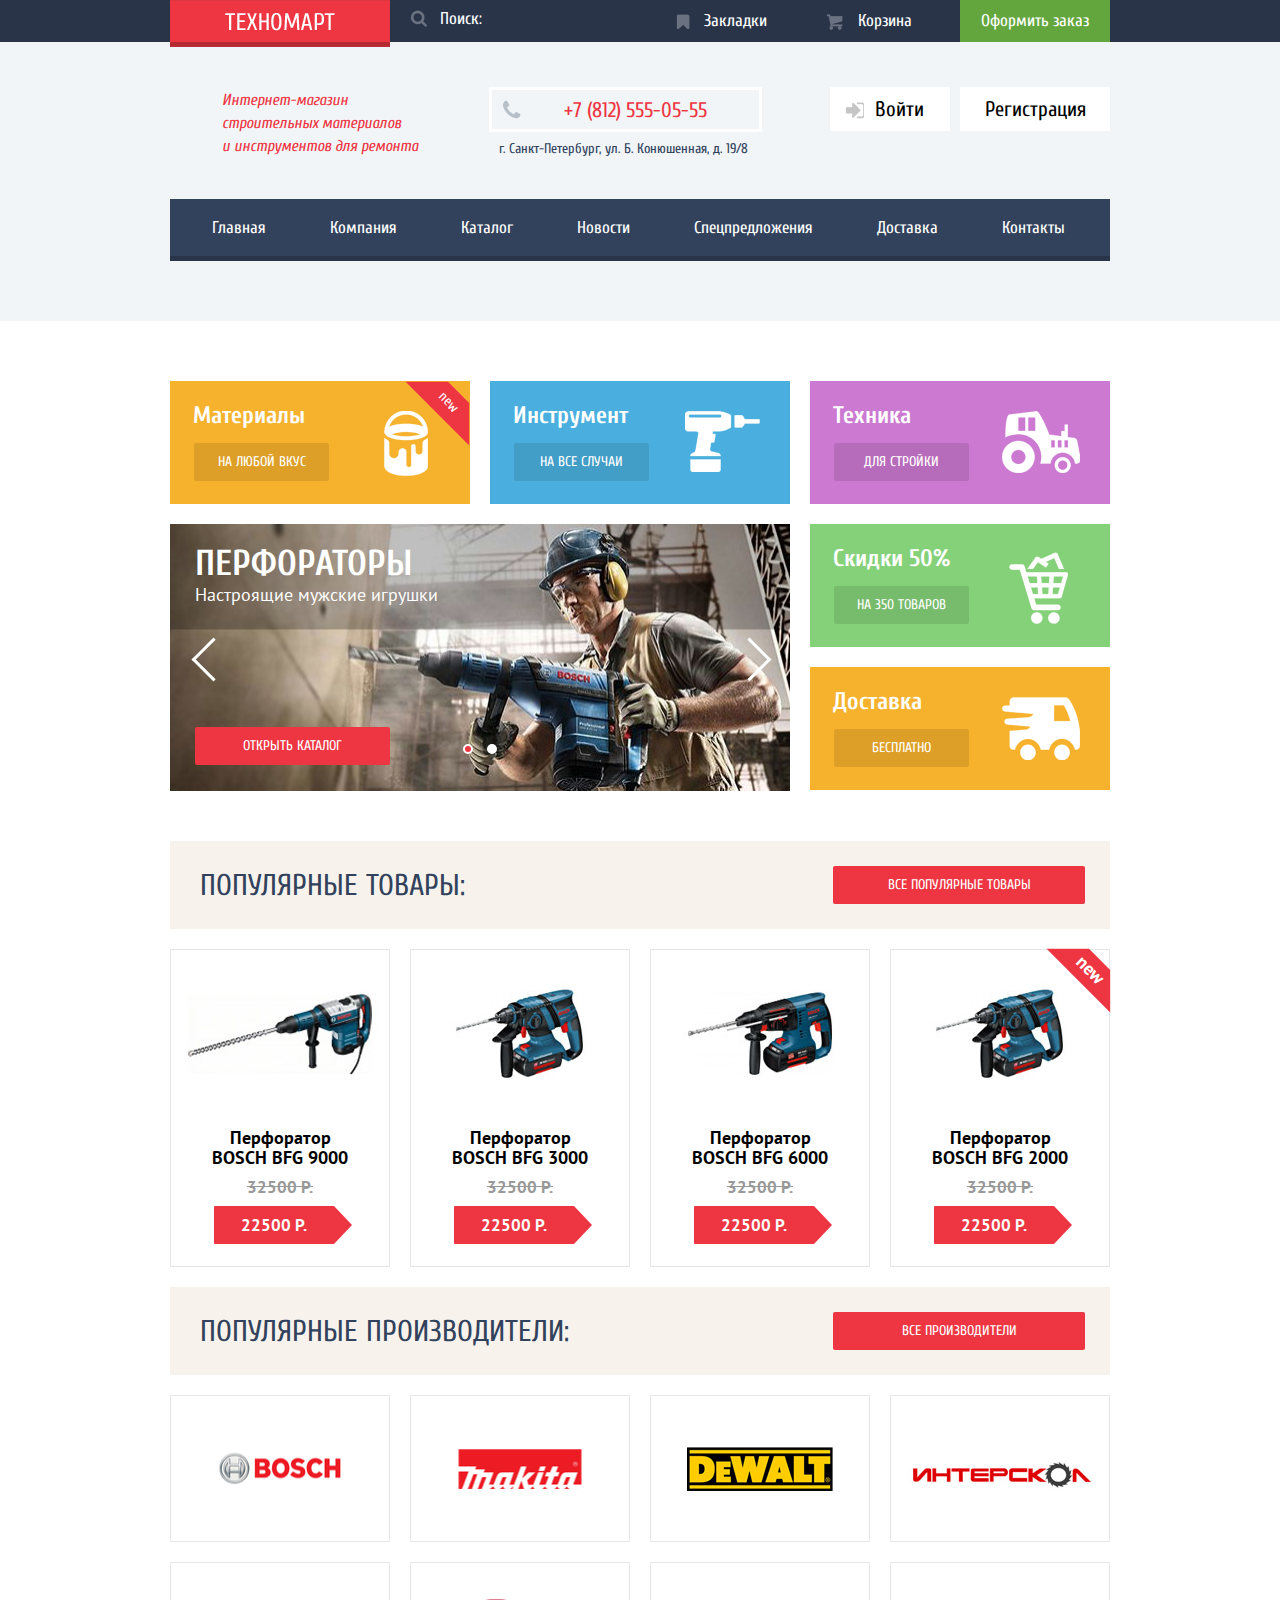
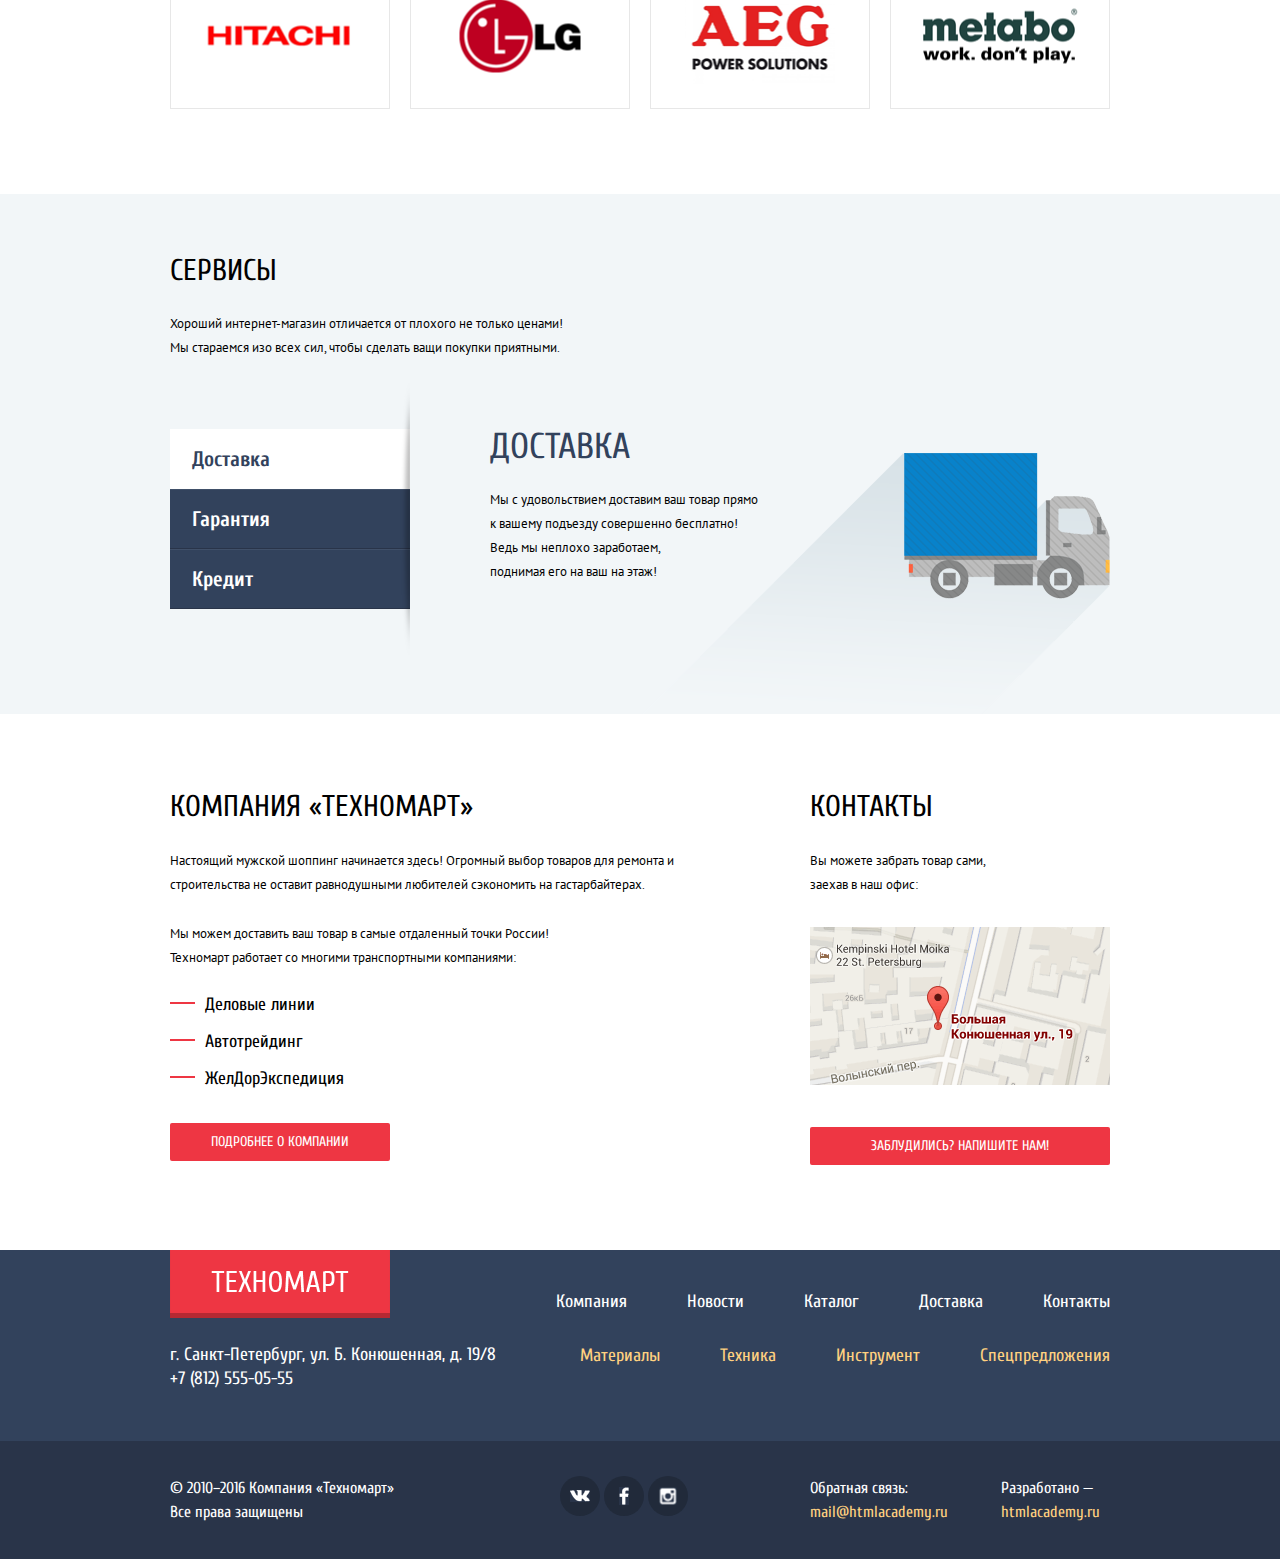
<file: 295889-technomart/index.html>
<!DOCTYPE html>
<html lang="ru">
  <head>
    <meta charset="utf-8">
    <title>HTML Academy: Техномарт</title>
    <link rel="stylesheet" href="https://fonts.googleapis.com/css?family=Cuprum:400,400i,700&amp;subset=cyrillic">
    <link rel="stylesheet" href="https://fonts.googleapis.com/css?family=PT+Sans:400,700&amp;subset=cyrillic">
    <link rel="stylesheet" href="css/normalize.css">
    <link rel="stylesheet" href="css/style-min.css">
  </head>
  <body>
    <header class="main-header">
      <div class="main-header-top">
        <div class="container clearfix">
          <a class="main-header-logo" href="#">
            <img src="img/logo.png" width="220" height="47" alt="Техномарт">
          </a>
          <form class="main-header-search" action="https://echo.htmlacademy.ru" method="post">
            <input class="main-header-search-input" id="search" type="text">
            <label for="search">Поиск:</label>
          </form>
          <a class="order" href="#">Оформить заказ</a>
          <a class="basket" href="#">Корзина</a>
          <a class="bookmarks" href="#">Закладки</a>
        </div>
      </div>
      <div class="main-header-bottom">
        <div class="container">
          <h1>Интернет-магазин<br>
            строительных материалов<br>
            и инструментов для ремонта
          </h1>
          <div class="main-header-contacts">
            <p class="phone">
              +7 (812) 555-05-55
            </p>
            <p class="address">
              г. Санкт-Петербург, ул. Б. Конюшенная, д. 19/8
            </p>
          </div>
          <div class="main-header-user-block">
            <a class="registration" href="#">Регистрация</a>
            <a class="login" href="#">Войти</a>
          </div>
          <nav class="main-header-navigation">
            <ul>
              <li>
                <a href="#">Главная</a>
              </li>
              <li>
                <a href="#">Компания</a>
              </li>
              <li>
                <a href="catalog.html">Каталог</a>
              </li>
              <li>
                <a href="#">Новости</a>
              </li>
              <li>
                <a href="#">Спецпредложения</a>
              </li>
              <li>
                <a href="#">Доставка</a>
              </li>
             <li>
                <a href="#">Контакты</a>
              </li>
            </ul>
          </nav>
        </div>
      </div>
    </header>
    <main>
      <div class="promo container clearfix">
        <div class="promo-item new">
          <p>Материалы</p>
          <a class="btn" href="#">На любой вкус</a>
        </div>
        <div class="promo-item">
          <p>Инструмент</p>
          <a class="btn" href="#">На все случаи</a>
        </div>
        <div class="promo-item">
          <p>Техника</p>
          <a class="btn" href="#">Для стройки</a>
        </div>
        <div class="promo-slider">
          <input type="radio" class="btn-1" id="btn-1" name="toggle" checked>
          <input type="radio" class="btn-2" id="btn-2" name="toggle">
          <div class="promo-slider-controls">
            <label for="btn-1"></label>
            <label for="btn-2"></label>
          </div>
          <div class="promo-slides">
            <div class="promo-slide">
              <h4>Перфораторы</h4>
              <p>Настроящие мужские игрушки</p>
              <img src="img/slider-img-1.jpg" width="620" height="266" alt="Перфораторы">
              <a class="btn" href="catalog.html">Открыть каталог</a>
            </div>
            <div class="promo-slide">
              <h4>Дрели</h4>
              <p>Соседям на радость!</p>
              <img src="img/slider-img-2.jpg" width="620" height="266" alt="Дрели">
              <a class="btn" href="catalog.html">Открыть каталог</a>
            </div>
            <a class="prev">Назад</a>
            <a class="next">Вперед</a>
          </div>
        </div>
        <div class="promo-item">
          <p>Скидки 50%</p>
          <a class="btn" href="#">На 350 товаров</a>
        </div>
        <div class="promo-item">
          <p>Доставка</p>
          <a class="btn" href="#">Бесплатно</a>
        </div>
      </div>
      <div class="popular container">
        <div class="caption clearfix">
          <h2>Популярные товары:</h2>
          <a class="btn" href="#">Все популярные товары</a>
        </div>
        <div class="items-grid">
          <div class="items-grid-item">
            <div class="image">
              <img src="img/snippet-32961.jpg" width="218" height="168" alt="Перфоратор BOSH BFG 9000">
            </div>
            <div class="actions">
              <a class="btn action-buy" href="#">Купить</a>
              <a class="btn action-bookmark" href="#">В закладки</a>
            </div>
            <h3>Перфоратор BOSCH BFG 9000</h3>
            <p class="old-price">32500 р.</p>
            <p class="price">22500 р.</p>
          </div>
          <div class="items-grid-item">
            <div class="image">
              <img src="img/snippet-18927.jpg" width="218" height="168" alt="Перфоратор BOSH BFG 3000">
            </div>
            <div class="actions">
              <a class="btn action-buy" href="#">Купить</a>
              <a class="btn action-bookmark" href="#">В закладки</a>
            </div>
            <h3>Перфоратор BOSCH BFG 3000</h3>
            <p class="old-price">32500 р.</p>
            <p class="price">22500 р.</p>
          </div>
          <div class="items-grid-item">
            <div class="image">
              <img src="img/snippet-945.jpg" width="218" height="168" alt="Перфоратор BOSH BFG 6000">
            </div>
            <div class="actions">
              <a class="btn action-buy" href="#">Купить</a>
              <a class="btn action-bookmark" href="#">В закладки</a>
            </div>
            <h3>Перфоратор BOSCH BFG 6000</h3>
            <p class="old-price">32500 р.</p>
            <p class="price">22500 р.</p>
          </div>
          <div class="items-grid-item new">
            <div class="image">
              <img src="img/snippet-18927.jpg" width="218" height="168" alt="Перфоратор BOSH BFG 2000">
            </div>
            <div class="actions">
              <a class="btn action-buy" href="#">Купить</a>
              <a class="btn action-bookmark" href="#">В закладки</a>
            </div>
            <h3>Перфоратор BOSCH BFG 2000</h3>
            <p class="old-price">32500 р.</p>
            <p class="price">22500 р.</p>
          </div>
        </div>
      </div>
      <div class="brands container">
        <div class="caption clearfix">
          <h2>Популярные производители:</h2>
          <a class="btn" href="#">Все производители</a>
        </div>
        <div class="items">
          <a class="item" href="#">
            <img src="img/brand-bosch.png" width="126" height="37" alt="Bosh">
          </a>
          <a class="item" href="#">
            <img src="img/brand-makita.png" width="123" height="40" alt="Makita">
          </a>
          <a class="item" href="#">
            <img src="img/brand-dewalt.png" width="146" height="44" alt="DeWALT">
          </a>
          <a class="item" href="#">
            <img src="img/brand-interscol.png" width="200" height="88" alt="Интерскол">
          </a>
          <a class="item" href="#">
            <img src="img/brand-hitachi.png" width="169" height="31" alt="Hitachi">
          </a>
          <a class="item" href="#">
            <img src="img/brand-lg.png" width="121" height="73" alt="LG">
          </a>
          <a class="item" href="#">
            <img src="img/brand_aeg.png" width="151" height="96" alt="AEG">
          </a>
          <a class="item" href="#">
            <img src="img/brand-metabo.png" width="204" height="69" alt="Metabo">
          </a>
        </div>
      </div>
      <div class="servise">
        <div class="container">
          <h4>Сервисы</h4>
          <p>Хороший интернет-магазин отличается от плохого не только ценами!<br>
             Мы стараемся изо всех сил, чтобы сделать ващи покупки приятными.
          </p>
          <div class="servise-slider clearfix">
            <input type="radio" class="btn-delivery" id="btn-delivery" name="select" checked>
            <input type="radio" class="btn-guarantee" id="btn-guarantee" name="select">
            <input type="radio" class="btn-credit" id="btn-credit" name="select">
            <div class="servise-slider-controls">
              <label for="btn-delivery">Доставка</label>
              <label for="btn-guarantee">Гарантия</label>
              <label for="btn-credit">Кредит</label>
            </div>
            <div class="servise-slides">
              <div class="servise-slide delivery">
                <h5>Доставка</h5>
                <p>
                  Мы с удовольствием доставим ваш товар прямо<br>
                  к вашему подъезду совершенно бесплатно!<br>
                  Ведь мы неплохо заработаем,<br>
                  поднимая его на ваш на этаж!
                </p>
                <img src="img/slider-delivery.png" width="468" height="261" alt="image">
              </div>
              <div class="servise-slide guarantee">
                <h5>Гарантия</h5>
                <p>
                  Если купленный у нас товар поломается или заискрит,<br>
                  а также в случае пожара, спровоцированного его возгаранием,  вы всегда можете быть уверены в нашей гарантии. Мы обменяем сгоревший товар на новый.<br>
                  Дом уж восстановите как-нибудь сами.
                </p>
                <img src="img/slider-guarantee.png" width="389" height="283" alt="image">
              </div>
              <div class="servise-slide credit">
                <h5>Кредит</h5>
                <p>
                  Залезть в долговую яму стало проще!<br>
                  Кредитные консультанты придут вам на помощь.
                </p>
                <a class="btn" href="#">Отправить заявку</a>
                <img src="img/slider-credit.png" width="465" height="285" alt="image">
              </div>
            </div>
          </div>
        </div>
      </div>
      <div class="about-us container clearfix">
        <div class="about-us-delivery">
          <h4>Компания &laquo;Техномарт&raquo;</h4>
          <p>
            Настоящий мужской шоппинг начинается здесь! Огромный выбор товаров для ремонта и <br>
            строительства не оставит равнодушными любителей сэкономить на гастарбайтерах.
          </p>
          <p>
            Мы можем доставить ваш товар в самые отдаленный точки России! <br>
            Техномарт работает со многими транспортными компаниями:
          </p>
          <ul>
            <li>Деловые линии</li>
            <li>Автотрейдинг</li>
            <li>ЖелДорЭкспедиция</li>
          </ul>
          <a class="btn" href="#">Подробнее о компании</a>
        </div>
        <div class="about-us-contacts">
          <h4>Контакты</h4>
          <p>
             Вы можете забрать товар сами,<br>
             заехав в наш офис:
          </p>
          <a class="maps js-open-map" href="#">
            <img src="img/map-small.png" width="300" height="158" alt="Карта">
          </a>
          <a class="btn" href="#">Заблудились? Напишите нам!</a>
        </div>
      </div>
    </main>
    <footer class="main-footer">
      <div class="footer-top">
        <div class="container clearfix">
          <div class="main-footer-contacts">
            <a class="main-footer-logo"  href="#">
              <img src="img/logo_footer.png" width="220" height="68" alt="Техномарт">
            </a>
            <p>
              г. Санкт-Петербург, ул. Б. Конюшенная, д. 19/8 <br>
              +7 (812) 555-05-55
            </p>
          </div>
          <div class="main-footer-navigation">
            <ul class="main-footer-navigation-top">
              <li>
                <a href="#">Компания</a>
              </li>
              <li>
                <a href="#">Новости</a>
              </li>
              <li>
                <a href="catalog.html">Каталог</a>
              </li>
              <li>
                <a href="#">Доставка</a>
              </li>
              <li>
                <a href="#">Контакты</a>
              </li>
            </ul>
            <ul class="main-footer-navigation-bottom">
              <li>
                <a href="#">Материалы</a>
              </li>
              <li>
                <a href="#">Техника</a>
              </li>
              <li>
                <a href="#">Инструмент</a>
              </li>
              <li>
                <a href="#">Спецпредложения</a>
              </li>
            </ul>
          </div>
        </div>
      </div>
      <div class="footer-bottom">
        <div class="container clearfix">
          <div class="footer-copyright">
            &copy; 2010&ndash;2016 Компания &laquo;Техномарт&raquo; <br>
            Все права защищены
          </div>
          <div class="footer-social">
            <a class="vk" href="#">Вконтакте</a>
            <a class="facebook" href="#">Фейсбук</a>
            <a class="instagramm" href="#">Инстаграм</a>
           </div>
          <div class="footer-feedback">
            <p>Обратная связь:</p>
            <a href="mailto:mail@htmlacademy.ru">mail@htmlacademy.ru</a>
          </div>
          <div class="footer-designed">
            <p>Разработано &mdash;</p>
            <a href="#">htmlacademy.ru</a>
          </div>
        </div>
      </div>
    </footer>
    <div class="modal-content">
      <form class="modal-content-feedback" action="https://echo.htmlacademy.ru" method="post">
        <div class="top-container clearfix">
          <label class="name">
            Ваше имя:
            <input class="input-name" type="text" name="my-name" placeholder="Представьтесь, пожалуйста">
          </label>
          <label class="email">
            Ваш e-mail:
            <input class="input-email" type="text" name="email" placeholder="Для отправки ответа">
          </label>
          <label class="message">
            Текст письма:
            <textarea class="input-message" name="message" cols="10" rows="5">В свободной форме</textarea>
          </label>
        </div>
        <div class="bottom-container">
          <button class="btn" type="submit">Отправить</button>
        </div>
        <button class="close" type="button" title="Закрыть">Закрыть</button>
      </form>
      <div class="modal-content-map">
        <button class="close" type="button" title="Закрыть">Закрыть</button>
        <iframe src="https://www.google.com/maps/embed?pb=!1m18!1m12!1m3!1d1998.6037999040354!2d30.322010416394033!3d59.938716271971415!2m3!1f0!2f0!3f0!3m2!1i1024!2i768!4f13.1!3m3!1m2!1s0x4696310fca5ba729%3A0xea9c53d4493c879f!2sBolshaya+Konyushennaya+ul.%2C+19%2C+Sankt-Peterburg%2C+Russia%2C+191186!5e0!3m2!1sen!2s!4v1441888483426" width="940" height="446" style="border:0" allowfullscreen></iframe>
      </div>
    </div>
    <script src="js/popup-min.js"></script>
  </body>
</html>
</file>
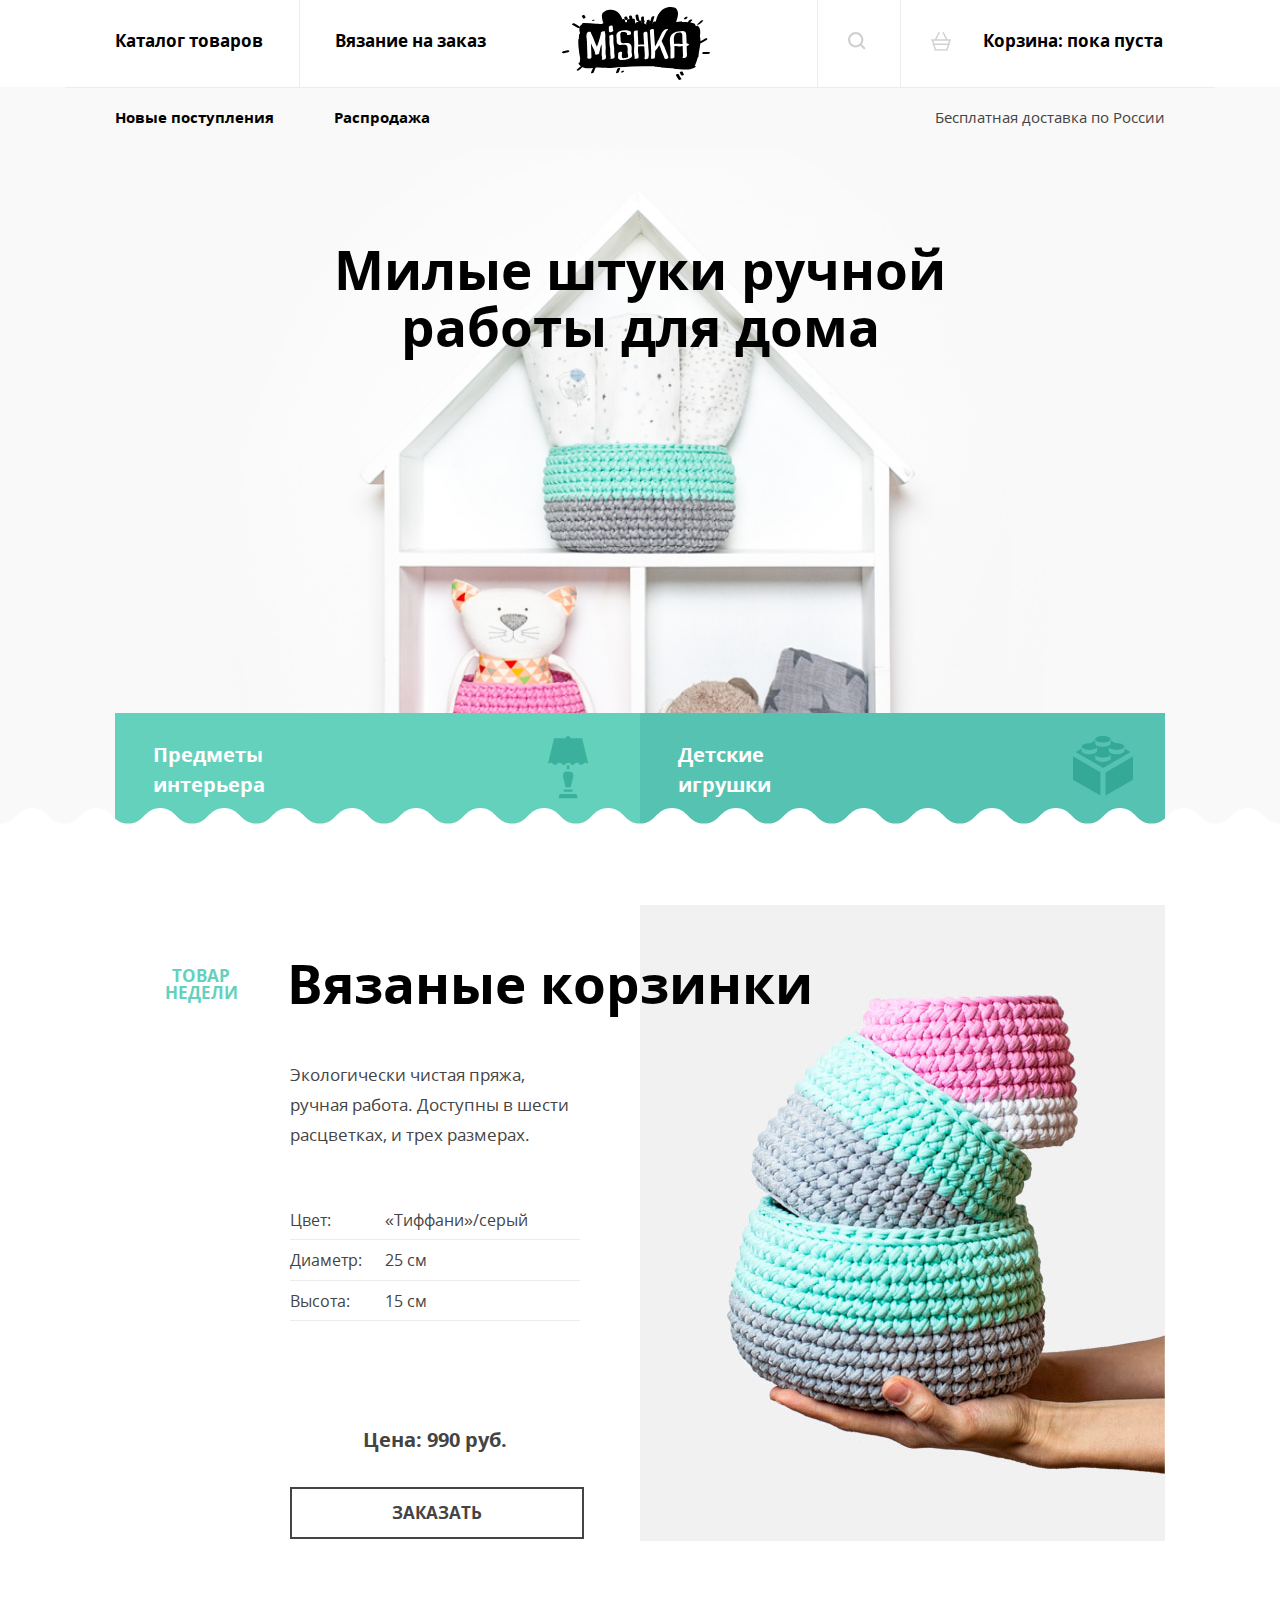
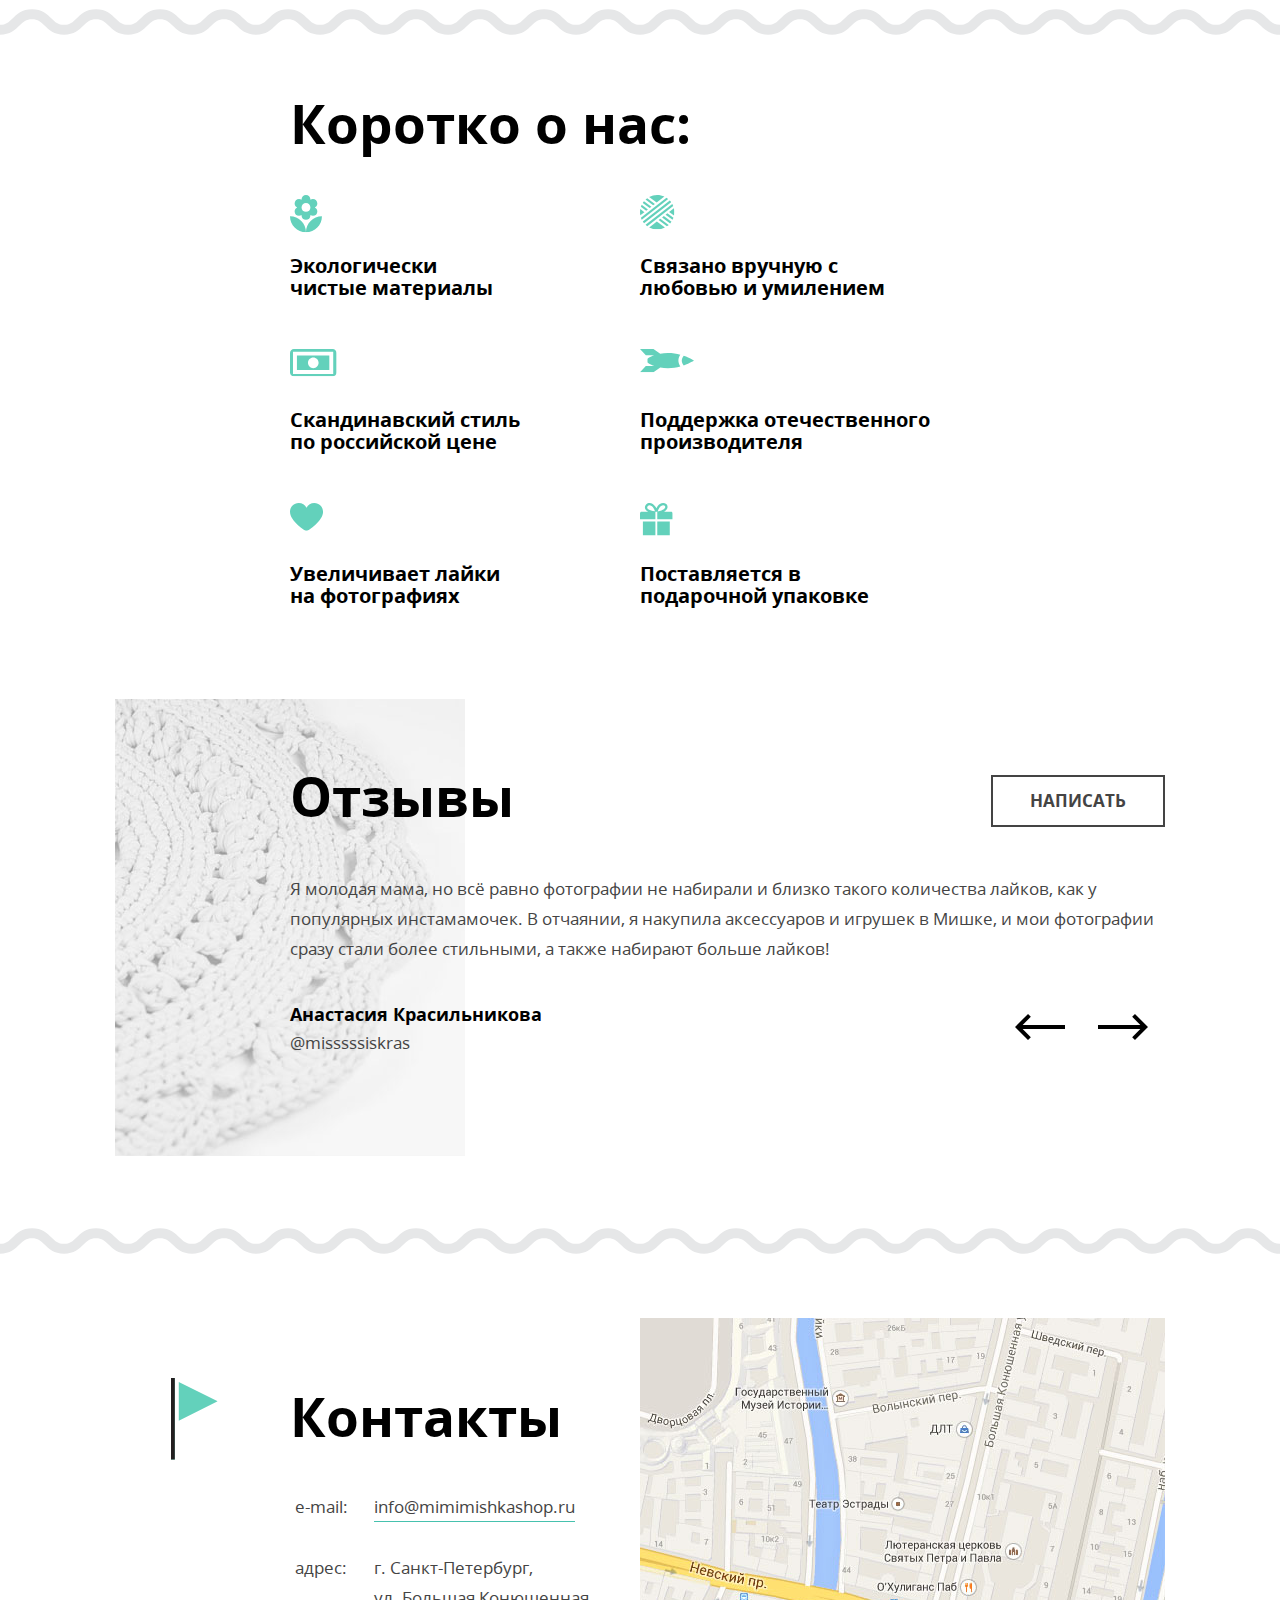
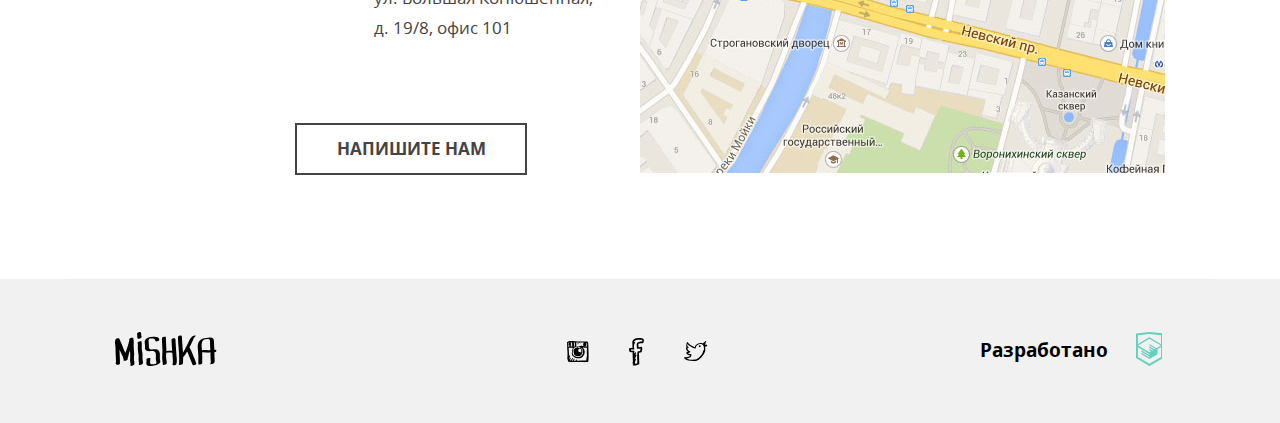
<file: mishka/index.html>
<!DOCTYPE html>
<html lang="ru">
<head>
  <meta charset="utf-8">
  <meta name="viewport" content="width=device-width,initial-scale=1">
  <title>HTML Academy: Мишка</title>
  <link rel="stylesheet" href="css/style.min.css">
  <script>
    // Picture element HTML5 shiv
    document.createElement( "picture" );
  </script>
  <script src="js/picturefill.min.js" async></script>
</head>
<body>
<svg style="display:none">
  <symbol version="1.1" id="icon-search" xmlns="http://www.w3.org/2000/svg" xmlns:xlink="http://www.w3.org/1999/xlink" x="0px" y="0px" width="17.6px" height="17.6px" viewBox="-0.8 -0.8 17.6 17.6" enable-background="new -0.8 -0.8 17.6 17.6" xml:space="preserve">
    <path d="M16.47,14.93l-3.415-3.415C14.02,10.226,14.6,8.634,14.6,6.899c0-4.253-3.447-7.699-7.7-7.699 S-0.8,2.646-0.8,6.899s3.446,7.7,7.699,7.7c1.734,0,3.326-0.58,4.613-1.546l3.417,3.416c0.203,0.202,0.418,0.33,0.771,0.33 c0.607,0,1.1-0.492,1.1-1.1C16.8,15.459,16.739,15.2,16.47,14.93z M1.399,6.899c0-3.038,2.462-5.5,5.5-5.5s5.5,2.462,5.5,5.5 s-2.462,5.5-5.5,5.5S1.399,9.938,1.399,6.899z"/>
  </symbol>
  <symbol version="1.1" id="icon-cart" xmlns="http://www.w3.org/2000/svg" xmlns:xlink="http://www.w3.org/1999/xlink" x="0px" y="0px" width="20.294px" height="18.849px" viewBox="264.205 370.961 20.294 18.849" enable-background="new 264.205 370.961 20.294 18.849" xml:space="preserve">
    <path d="M283.75,378.19h-3.151l-3.407-6.814c-0.185-0.37-0.634-0.52-1.006-0.335 c-0.371,0.186-0.521,0.636-0.335,1.006l3.071,6.143h-9.138l3.072-6.143c0.185-0.371,0.035-0.821-0.335-1.006 c-0.37-0.185-0.821-0.035-1.006,0.335l-3.407,6.814h-3.151c-0.414,0-0.75,0.336-0.75,0.75s0.336,0.75,0.75,0.75h0.157l0.855,2.991 c-0.187,0.137-0.316,0.347-0.316,0.595c0,0.396,0.309,0.71,0.697,0.739l1.656,5.795h12.697l1.656-5.795 c0.388-0.028,0.698-0.344,0.698-0.739c0-0.249-0.129-0.459-0.316-0.596l0.854-2.991h0.157c0.414,0,0.75-0.336,0.75-0.75 S284.164,378.19,283.75,378.19z M279.569,388.311h-10.433l-1.224-4.284h12.881L279.569,388.311z M281.222,382.526h-13.739 l-0.81-2.836h15.359L281.222,382.526z"/>
  </symbol>
  <symbol version="1.1" id="icon-interior" xmlns="http://www.w3.org/2000/svg" xmlns:xlink="http://www.w3.org/1999/xlink" x="0px" y="0px" width="40.219px" height="62.411px" viewBox="-259.404 -19.675 40.219 62.411" enable-background="new -259.404 -19.675 40.219 62.411" xml:space="preserve">
    <g>
      <path d="M-244.227,18.283c-0.286,0.966-0.245,2.191,0.027,3.639c0.494,2.635,1.687,6.041,2.358,9.67h5.062 c0.696-3.641,1.949-7.05,2.471-9.683c0.287-1.445,0.33-2.66,0.041-3.617c-0.275-0.899-0.89-1.618-2.021-2.303h-5.997 C-243.361,16.668-243.96,17.38-244.227,18.283z"/>
      <path d="M-232.395,38.278h-13.799c-1.293,0-2.299,0.976-2.299,2.229v2.229h2.299h13.799h2.299v-2.229 C-230.096,39.254-231.102,38.278-232.395,38.278z"/>
      <path d="M-225.262-17.446h-11.732c0-1.244-1.015-2.229-2.3-2.229c-1.283,0-2.3,0.985-2.3,2.229h-11.737l-6.073,25.517 c0.794-0.461,1.589-0.992,2.632-0.992c1.359,0,2.243,0.818,2.924,1.375c0.682,0.557,1.162,0.849,1.447,0.849 c0.292,0.001,0.769-0.287,1.451-0.836c0.681-0.548,1.564-1.358,2.915-1.358c1.349,0,2.237,0.806,2.919,1.354 c0.684,0.549,1.161,0.84,1.451,0.84c0.146,0,0.338-0.073,0.58-0.214c0.242-0.141,0.53-0.353,0.872-0.626 c0.512-0.411,1.139-0.967,1.99-1.218c0.284-0.085,0.593-0.136,0.93-0.136c1.347,0,2.238,0.805,2.92,1.354 c0.683,0.548,1.159,0.84,1.451,0.84c0.287-0.002,0.766-0.296,1.445-0.85c0.684-0.554,1.571-1.367,2.925-1.367 c1.356,0,2.239,0.817,2.919,1.371c0.342,0.276,0.631,0.489,0.872,0.631c0.24,0.143,0.431,0.214,0.575,0.214 c0.288,0,0.762-0.293,1.442-0.854c0.68-0.559,1.567-1.384,2.929-1.384c1.044,0,1.839,0.533,2.632,0.997L-225.262-17.446z"/>
      <path d="M-235.881,33.82h-6.864c-0.657,0-1.15,0.479-1.15,1.115c0,0.635,0.493,1.113,1.15,1.113h6.9c0.655,0,1.15-0.479,1.15-1.113 c0-0.636-0.495-1.115-1.15-1.115H-235.881z"/>
      <path d="M-239.295,9.336c-0.146,0-0.338,0.074-0.58,0.213c-0.157,0.094-0.37,0.261-0.57,0.41v3.731h2.299V9.959 C-238.651,9.581-239.054,9.336-239.295,9.336z"/>
    </g>
  </symbol>
  <symbol version="1.1" id="icon-toy" xmlns="http://www.w3.org/2000/svg" xmlns:xlink="http://www.w3.org/1999/xlink" x="0px" y="0px" width="60px" height="59.62px" viewBox="226.001 226.19 60 59.62" enable-background="new 226.001 226.19 60 59.62" xml:space="preserve">
    <path d="M226.001,269.871l27.438,15.934v-23.346l-27.438-15.94V269.871z M277.347,238.627v2.453 c0,1.817-3.458,3.29-7.73,3.29c-4.266,0-7.727-1.473-7.727-3.29v-4.059h0.024c0.26,1.714,3.604,3.073,7.702,3.073 c4.272,0,7.729-1.474,7.729-3.285c0-1.819-3.457-3.289-7.729-3.289c-0.339,0-0.675,0.01-1.002,0.03l-4.975-2.888v3.086 c0,1.817-3.454,3.29-7.723,3.29c-2.683,0-5.045-0.583-6.433-1.467c-0.196-0.203-0.439-0.401-0.732-0.586 c-0.363-0.381-0.565-0.797-0.565-1.236v-2.986l-4.807,2.792c-0.347-0.017-0.696-0.033-1.054-0.033c-4.267,0-7.727,1.469-7.727,3.289 c0,1.811,3.46,3.285,7.727,3.285c4.099,0,7.446-1.358,7.705-3.073h0.022v4.059c0,1.817-3.455,3.29-7.727,3.29 c-4.267,0-7.727-1.473-7.727-3.29v-2.42l-5.952,3.452l27.531,15.986l27.351-15.882L277.347,238.627z M263.703,248.793 c0,1.817-3.46,3.287-7.727,3.287c-4.269,0-7.729-1.47-7.729-3.287v-4.059h0.024c0.26,1.715,3.603,3.076,7.705,3.076 c4.101,0,7.443-1.361,7.705-3.076h0.021V248.793L263.703,248.793z M258.558,262.666v23.144L286,269.871v-23.144L258.558,262.666z  M255.917,232.762c4.269,0,7.723-1.47,7.723-3.286c0-1.814-3.454-3.287-7.723-3.287c-4.27,0-7.729,1.472-7.729,3.287 C248.187,231.292,251.647,232.762,255.917,232.762"/>
  </symbol>
  <symbol version="1.1" id="icon-feature-1" xmlns="http://www.w3.org/2000/svg" xmlns:xlink="http://www.w3.org/1999/xlink" x="0px" y="0px" width="31.972px" height="37.301px" viewBox="8.014 4.35 31.972 37.301" enable-background="new 8.014 4.35 31.972 37.301" xml:space="preserve">
    <path d="M24,41.65c8.827,0,15.986-7.159,15.986-15.986C31.158,25.664,24,32.822,24,41.65z M12.641,20.78 c0,2.451,1.989,4.441,4.44,4.441c0.932,0,1.803-0.294,2.513-0.782l-0.036,0.337c0,2.451,1.99,4.441,4.441,4.441 s4.44-1.99,4.44-4.441l-0.036-0.337c0.719,0.497,1.582,0.782,2.514,0.782c2.451,0,4.44-1.99,4.44-4.441 c0-1.768-1.038-3.286-2.54-3.997c1.492-0.71,2.54-2.229,2.54-3.997c0-2.451-1.989-4.44-4.44-4.44c-0.932,0-1.803,0.293-2.514,0.781 L28.44,8.79c0-2.451-1.989-4.44-4.44-4.44s-4.441,1.99-4.441,4.44l0.036,0.337c-0.719-0.497-1.581-0.781-2.513-0.781 c-2.451,0-4.44,1.99-4.44,4.44c0,1.768,1.039,3.286,2.54,3.997C13.68,17.494,12.641,19.012,12.641,20.78z M24,12.343 c2.451,0,4.44,1.989,4.44,4.44c0,2.451-1.989,4.44-4.44,4.44s-4.441-1.99-4.441-4.44C19.559,14.332,21.549,12.343,24,12.343z  M8.014,25.664c0,8.827,7.158,15.986,15.986,15.986C24,32.822,16.842,25.664,8.014,25.664z"/>
  </symbol>
  <symbol version="1.1" id="icon-feature-2" xmlns="http://www.w3.org/2000/svg" xmlns:xlink="http://www.w3.org/1999/xlink" x="0px" y="0px" width="34.373px" height="34.373px" viewBox="0 0 34.373 34.373" enable-background="new 0 0 34.373 34.373" xml:space="preserve">
    <g>
      <path d="M0.286,14.069c-0.382,2.073-0.384,4.211,0.008,6.301l4.121-3.21L0.286,14.069z"/>
      <path d="M24.403,1.585C19.62-0.623,13.959-0.559,9.149,1.992l7.513,5.625L24.403,1.585z"/>
      <path d="M33.901,13.175l-4.811,3.748l4.936,3.695C34.522,18.173,34.489,15.63,33.901,13.175z"/>
      <path d="M9.209,32.414c4.844,2.534,10.724,2.65,15.73,0.113l-8.096-6.062L9.209,32.414z"/>
      <path d="M7.914,14.433L1.681,9.767c-0.32,0.669-0.595,1.356-0.825,2.056l5.308,3.974L7.914,14.433z"/>
      <path d="M18.593,25.102l8.336,6.242c0.277-0.191,0.551-0.391,0.82-0.601c0.318-0.248,0.625-0.505,0.92-0.771l-8.326-6.234 L18.593,25.102z"/>
      <path d="M11.413,11.707L4.002,6.158C3.54,6.709,3.117,7.285,2.733,7.881l6.931,5.189L11.413,11.707z"/>
      <path d="M22.093,22.375l8.092,6.059c0.471-0.544,0.904-1.112,1.297-1.701l-7.639-5.721L22.093,22.375z"/>
      <path d="M14.913,8.98L7.196,3.203C7.003,3.341,6.812,3.482,6.623,3.629C6.227,3.938,5.849,4.261,5.487,4.597l7.676,5.747 L14.913,8.98z"/>
      <path d="M25.592,19.649l6.972,5.221c0.33-0.662,0.615-1.341,0.855-2.033l-6.077-4.55L25.592,19.649z"/>
      <path d="M26.448,2.706L0.88,22.626c0.233,0.698,0.513,1.386,0.839,2.059l26.52-20.663C27.667,3.541,27.068,3.102,26.448,2.706z"/>
      <path d="M30.743,6.624c-0.301-0.386-0.614-0.754-0.939-1.106L2.786,26.567c0.262,0.402,0.542,0.797,0.843,1.183 c0.142,0.183,0.288,0.359,0.436,0.534L31.155,7.176C31.021,6.99,30.886,6.806,30.743,6.624z"/>
      <path d="M32.298,8.999L5.552,29.838c0.544,0.501,1.114,0.962,1.708,1.382l25.962-20.228C32.959,10.314,32.651,9.648,32.298,8.999z"/>
    </g>
  </symbol>
  <symbol version="1.1" id="icon-feature-3" xmlns="http://www.w3.org/2000/svg" xmlns:xlink="http://www.w3.org/1999/xlink" x="0px" y="0px" width="46.575px" height="27.332px" viewBox="46.212 56.834 46.575 27.332" enable-background="new 46.212 56.834 46.575 27.332" xml:space="preserve">
    <path d="M88.882,56.834H50.116c-2.156,0-3.904,1.749-3.904,3.905v19.521c0,2.156,1.748,3.905,3.904,3.905h38.766 c2.156,0,3.905-1.749,3.905-3.905V60.739C92.787,58.583,91.038,56.834,88.882,56.834z M49.235,81.784V59.551h40.202v22.233H49.235z" />
    <path d="M53.14,77.88h32.395V63.456H53.14V77.88z M69.5,65.354c2.936,0,5.315,2.38,5.315,5.314c0,2.936-2.379,5.314-5.315,5.314 s-5.314-2.379-5.314-5.314C64.185,67.733,66.564,65.354,69.5,65.354z"/>
  </symbol>
  <symbol version="1.1" id="icon-feature-4" xmlns="http://www.w3.org/2000/svg" xmlns:xlink="http://www.w3.org/1999/xlink" x="0px" y="0px" width="54.156px" height="23.183px" viewBox="612.532 500.386 54.156 23.183" enable-background="new 612.532 500.386 54.156 23.183" xml:space="preserve">
    <g>
      <path d="M652.844,506.098c-3.647-0.971-7.839-1.667-12.359-1.666c-2.891,0.001-5.457,0.243-7.71,0.623l-6.784-4.668l-13.456,0.005 l5.811,6.184h8.447c-4.58,1.598-6.759,3.515-6.759,3.515l0.002,3.777c0,0,2.313,1.912,6.931,3.518l-8.623-0.005l-5.811,6.188 l13.455,0.002l6.816-4.692c2.261,0.398,4.822,0.647,7.681,0.648c4.522-0.001,8.712-0.697,12.36-1.667 c-1.176-1.775-1.915-3.743-1.918-5.877C650.93,509.842,651.665,507.871,652.844,506.098z"/>
      <path d="M656.267,507.132c-1.284,1.605-1.969,3.25-1.965,4.84c-0.007,1.597,0.677,3.238,1.968,4.847 c6.399-2.162,10.419-4.841,10.419-4.841S662.67,509.298,656.267,507.132z"/>
    </g>
  </symbol>
  <symbol version="1.1" id="icon-feature-5" xmlns="http://www.w3.org/2000/svg" xmlns:xlink="http://www.w3.org/1999/xlink" x="0px" y="0px" width="33.05px" height="27.857px" viewBox="47.475 50.071 33.05 27.857" enable-background="new 47.475 50.071 33.05 27.857" xml:space="preserve">
    <path d="M80.525,58.808c0-4.825-3.912-8.736-8.736-8.736c-3.405,0-6.348,1.951-7.789,4.793 c-1.441-2.842-4.384-4.793-7.789-4.793c-4.825,0-8.736,3.911-8.736,8.736c0,9.127,14.657,19.121,16.525,19.121 C65.869,77.929,80.525,67.979,80.525,58.808z"/>
  </symbol>
  <symbol version="1.1" id="icon-feature-6" xmlns="http://www.w3.org/2000/svg" xmlns:xlink="http://www.w3.org/1999/xlink" x="0px" y="0px" width="32.666px" height="32.486px" viewBox="239.665 239.757 32.666 32.486" enable-background="new 239.665 239.757 32.666 32.486" xml:space="preserve">
    <path d="M242.56,272.243h12.504v-13.91H242.56V272.243z M270.742,248.623h-7.335 c0.521-0.267,0.984-0.549,1.396-0.845c1.588-1.133,2.424-2.57,2.42-3.999c0.002-1.169-0.556-2.202-1.359-2.901 c-0.805-0.704-1.869-1.119-3.016-1.121c-1.22-0.001-2.352,0.421-3.32,1.069c-1.459,0.979-2.606,2.451-3.424,4.067 c-0.039,0.079-0.078,0.157-0.115,0.236c-0.299-0.623-0.647-1.226-1.041-1.792c-0.691-0.985-1.523-1.86-2.497-2.511 c-0.97-0.646-2.103-1.069-3.322-1.069c-1.213,0.004-2.323,0.514-3.155,1.295c-0.828,0.783-1.41,1.885-1.412,3.135 c-0.002,0.73,0.211,1.494,0.649,2.188c0.552,0.872,1.424,1.628,2.633,2.248h-6.588c-0.878,0-1.591,0.712-1.591,1.59v5.897h15.396 v-7.488h1.873v7.488h15.396v-5.897C272.333,249.334,271.621,248.623,270.742,248.623 M248.38,246.284 c-0.622-0.391-1-0.785-1.22-1.135c-0.22-0.354-0.294-0.662-0.296-0.963c-0.004-0.504,0.248-1.042,0.691-1.461 c0.437-0.415,1.028-0.667,1.562-0.667h0.013c0.685,0,1.366,0.231,2.046,0.683c1.018,0.671,1.975,1.85,2.645,3.187 c0.342,0.676,0.609,1.39,0.789,2.087C251.528,247.694,249.532,247.013,248.38,246.284 M258.917,244.657 c0.557-0.797,1.21-1.466,1.887-1.916c0.68-0.451,1.362-0.683,2.047-0.683h0.006c0.574,0,1.117,0.22,1.494,0.55 c0.377,0.336,0.571,0.739,0.573,1.171c-0.004,0.512-0.272,1.259-1.467,2.132c-1.138,0.825-3.101,1.673-6.127,2.265 C257.62,246.974,258.177,245.704,258.917,244.657 M256.937,272.243h12.506v-13.91h-12.506V272.243z"/>
  </symbol>
  <symbol version="1.1" id="icon-left-arrow" xmlns="http://www.w3.org/2000/svg" xmlns:xlink="http://www.w3.org/1999/xlink" x="0px" y="0px" width="50px" height="26.003px" viewBox="0 0 50 26.003" enable-background="new 0 0 50 26.003" xml:space="preserve">
    <polygon points="50,11.002 7.659,11.002 15.833,2.828 13.005,0 0,12.998 0.003,13.001 0,13.005 13.005,26.003 15.833,23.175 7.661,15.002 50,15.002 "/>
  </symbol>
  <symbol version="1.1" id="icon-right-arrow" xmlns="http://www.w3.org/2000/svg" xmlns:xlink="http://www.w3.org/1999/xlink" x="0px" y="0px" width="50px" height="26.003px" viewBox="0 0 50 26.003" enable-background="new 0 0 50 26.003" xml:space="preserve">
    <polygon points="0,11.002 42.341,11.002 34.166,2.828 36.995,0 50,12.998 49.996,13.001 50,13.005 36.995,26.003 34.166,23.175 42.339,15.002 0,15.002 "/>
  </symbol>
  <symbol version="1.1" id="icon-flag" xmlns="http://www.w3.org/2000/svg" xmlns:xlink="http://www.w3.org/1999/xlink" x="0px" y="0px" width="46.68px" height="81.691px" viewBox="-11.34 -28.346 46.68 81.691" enable-background="new -11.34 -28.346 46.68 81.691" xml:space="preserve">
    <g id="miu">
      <g id="Artboard-1" transform="translate(-755.000000, -443.000000)">
        <g id="slice" transform="translate(215.000000, 119.000000)">
        </g>
        <g id="editor-flag-triangle-notification-glyph">
          <path fill="#63D1BB" d="M751.439,418.545v38.9l38.9-19.451L751.439,418.545z M743.66,496.346v-81.691h3.805v81.691H743.66z"/>
        </g>
      </g>
    </g>
    <g>
      <rect x="-11.34" y="-28.346" fill="#231F20" width="3.805" height="81.691"/>
    </g>
  </symbol>
  <symbol version="1.1" id="logo-htmlacademy" xmlns="http://www.w3.org/2000/svg" xmlns:xlink="http://www.w3.org/1999/xlink" x="0px" y="0px" width="26.943px" height="34.09px" viewBox="0 0 26.943 34.09" enable-background="new 0 0 26.943 34.09" xml:space="preserve">
    <path d="M13.62,0.017L13.472,0L0,1.412v24.661l13.473,8.017l13.43-7.99l0.042-0.025V1.412L13.62,0.017z M25.019,12.127L13.495,5.334 L13.494,5.23l-0.087,0.05l-0.088-0.056v0.109L1.925,12.118V3.147l11.548-1.212l11.547,1.212V12.127z M13.405,6.787L24.923,13.5 l-4.479,2.64l-7.093-4.221l-0.014,1.415l5.904,3.513l-0.86,0.507l-5.03-2.992l-0.014,1.415l3.827,2.275l-0.782,0.523l-3.031-1.787 l-0.014,1.413l1.853,1.091l-1.8,1.081L2.034,13.622L13.405,6.787z M1.925,15.127l11.411,6.791l0.016,1.044L5.41,18.234L5.395,19.65 l7.979,4.795l0.018,1.076l-7.973-4.74l-0.013,1.414l8.021,4.822l0.046,0.025l8.143-4.872l-0.011-5.177l3.415-2.036v10.021 L13.472,31.85L1.925,24.979V15.127z"/>
  </symbol>
  <symbol version="1.1" id="icon-insta" xmlns="http://www.w3.org/2000/svg" xmlns:xlink="http://www.w3.org/1999/xlink" x="0px" y="0px" width="21.769px" height="21.334px" viewBox="53.115 53.19 21.769 21.334" enable-background="new 53.115 53.19 21.769 21.334" xml:space="preserve">
    <g id="instagram">
      <g>
        <path d="M74.881,65.336c-0.013-2.395-0.344-4.788-0.303-7.135c-0.023-0.788-0.086-1.535-0.152-2.278 c-0.105-0.3-0.111-0.699-0.152-1.062c-0.26-0.17-0.222-0.64-0.456-0.835c-0.423-0.233-1.201-0.114-1.744-0.22 c-0.657-0.026-1.254-0.115-1.899-0.153c-1.936-0.101-3.973-0.076-5.996-0.076c-2.001,0-3.954-0.145-5.695-0.379h-2.202 c-0.097,0.004-0.105,0.098-0.227,0.076c-0.599,0.034-1.077,0.188-1.595,0.303c-0.21,0.119-0.421,0.235-0.683,0.304 c-0.136,0.192-0.513,0.145-0.607,0.379c-0.186,0.212,0.185,0.451,0,0.607v0.911c0.173,0.13,0.027,0.58,0.075,0.835v0.987 c-0.017,1.281,0.134,2.397,0.076,3.72c0.467,2.762,0.374,6.537,0.076,9.413c0.155,0.579,0.363,1.105,0.455,1.746 c0.256,0.479,0.335,1.133,0.683,1.52c0.502,0.206,1.233,0.186,1.898,0.229c0.383,0.098,0.667,0.293,1.14,0.30 c2.843-0.21,5.496-0.154,8.427-0.229c2.704,0.24,5.802,0.188,8.275-0.228c0.195-0.134,0.128-0.529,0.228-0.76 c-0.056-0.385,0.207-0.449,0.228-0.759C74.862,70.157,74.895,67.763,74.881,65.336z M61.899,59.111 c0.757-0.153,1.48-0.341,2.429-0.304c0.71,0.076,1.287,0.283,1.897,0.456c0.116,0.184-0.243,0.547,0.153,0.684v0.076 c0.059,0.017,0.149,0.002,0.151,0.076c0.445,0.035,0.794,0.167,1.063,0.379c0.45,0.055,0.536,0.476,1.138,0.3 c-0.091,0.213-0.084,0.524-0.075,0.835c0.324,1.183,0.475,2.81,0.303,4.252c-0.164,0.163-0.215,0.442-0.303,0.683 c-0.311,0.322-0.481,0.785-0.836,1.062c-0.095,0.236-0.25,0.408-0.454,0.533c-0.116,0.213-0.206,0.452-0.457,0.53 c-0.298,0.163-0.577,0.011-0.834-0.076c-0.446,0.162-0.904,0.312-1.215,0.607c-0.816-0.096-1.648-0.175-2.43-0.304 c-0.242-0.139-0.487-0.273-0.835-0.305c-0.227-0.204-0.496-0.364-0.836-0.455c-0.101-0.127-0.337-0.118-0.455-0.229 c-0.198-0.029-0.229-0.227-0.456-0.229c-0.118-0.412-0.443-0.618-0.532-1.062c-0.226-0.331-0.308-0.805-0.455-1.215 c-0.043-1.434,0.091-2.692,0.379-3.796c0.346-0.591,0.779-1.094,1.138-1.67c0.249,0.021,0.365-0.09,0.38-0.304 c0.306,0.053,0.434-0.072,0.684-0.075C61.698,59.568,61.71,59.251,61.899,59.111z M60.229,56.378 c-0.117-0.263-0.066-0.691-0.075-1.062c-0.007-0.285,0.278-0.279,0.304-0.532c-0.003-0.074-0.093-0.059-0.152-0.076 c0.126-0.146,0.701-0.097,0.834,0c0.132,0.537-0.354,0.455-0.531,0.684c0.011,0.167,0.322,0.032,0.456,0.076 c0.029,0.854-0.059,1.496,0,2.202h-0.456c-0.007,0.234,0.229,0.226,0.456,0.228c-0.059,0.286,0.092,0.363,0.075,0.607 c-0.226,0.153-0.716,0.042-1.062,0.075C59.975,57.986,60.313,57.205,60.229,56.378z M59.546,54.784 c0.088-0.013,0.134,0.016,0.151,0.076c0.179,0.253,0.01,0.683-0.076,0.911C59.448,55.592,59.595,55.089,59.546,54.784z M59.698,56.606c-0.132-0.069-0.168-0.237-0.152-0.456C59.678,56.221,59.713,56.388,59.698,56.606z M59.698,57.973 c-0.058,0.139-0.082-0.045-0.076-0.152C59.68,57.682,59.703,57.866,59.698,57.973z M59.546,58.201 c0.175-0.024,0.084,0.219,0.228,0.227c-0.009,0.193-0.283,0.179-0.38,0.077C59.433,58.393,59.507,58.312,59.546,58.201z M57.192,56.985c0.006-0.108,0.013-0.214-0.076-0.228c-0.073-0.733,0.13-1.415,0-1.973c0.25-0.155,0.769-0.042,1.139-0.077v1.139 c-0.088,0.064-0.203,0.101-0.379,0.077c-0.054,0.28,0.324,0.131,0.379,0.304c0.008,0.853-0.056,1.777,0.152,2.429 c-0.565-0.059-0.906,0.107-1.442,0.076c0.097-0.612-0.019-1.435,0.531-1.594C57.484,56.997,57.239,57.091,57.192,56.985z M56.661,56.985c-0.204,0.021-0.217-0.534-0.077-0.607C56.912,56.384,56.833,56.879,56.661,56.985z M56.509,57.973 c0.077-0.312,0.034-0.304,0.075-0.683C56.812,57.303,56.844,58.06,56.509,57.973z M56.737,55.923 c-0.263,0.054-0.273-0.266-0.153-0.38C56.847,55.49,56.856,55.81,56.737,55.923z M56.737,54.784 c0.033,0.159-0.052,0.201-0.076,0.304c-0.176,0.023-0.084-0.219-0.229-0.229C56.457,54.757,56.623,54.797,56.737,54.784z M56.509,58.505c0.148-0.031,0.11,0.345-0.076,0.227C56.473,58.67,56.512,58.608,56.509,58.505z M55.825,54.784 c0.029,0.259-0.438,0.32-0.379,0H55.825z M54.838,54.86c-0.034,0.219-0.326,0.179-0.379,0.379 C54.245,55.069,54.543,54.771,54.838,54.86z M54.383,55.619c0.226-0.205,0.451-0.41,0.684-0.607 c-0.021-0.123,0.071-0.131,0.076-0.228h0.229c0.102,0.381-0.261,0.296-0.305,0.531c0.021,0.122-0.072,0.131-0.075,0.227 c0.02,0.335,0.121,0.588,0.075,0.988c-0.27,0.008-0.276,0.28-0.607,0.227C54.482,56.329,54.325,56.083,54.383,55.619z M54.459,58.884V57.29c0.195-0.185,0.396-0.364,0.607-0.532c0.295,0.489,0.179,1.392,0.455,1.897 C55.246,58.812,54.771,58.766,54.459,58.884z M72.68,69.968c-0.109,0.954-0.158,1.968-0.379,2.809 c-2.89,0.123-6.02,0.005-8.883,0.153c-0.199,0.045-0.273-0.031-0.229-0.229c-0.253,0-0.258,0.247-0.531,0.229 c0.201-0.336,0.438-0.898,0.151-1.291c-0.797,0.013-0.797,0.821-1.138,1.291c-0.686-0.053-1.137,0.127-1.823,0.075 c0.18-0.705,0.75-1.021,0.911-1.745c-0.395-0.55-0.989,0.138-1.214,0.455c-0.204,0.48-0.557,0.81-0.76,1.29H57.8 c0.238-0.469,0.489-0.926,0.759-1.366c0.171-0.512,0.625-0.741,0.683-1.367c-0.157-0.28-0.42-0.029-0.683,0 c-0.123,0.182-0.272,0.335-0.38,0.531c-0.232,0.376-0.501,0.714-0.684,1.14c-0.181,0.208-0.335,0.003-0.53,0.227 c-0.389,0.271-0.581,0.736-0.988,0.987c-0.174-0.06,0.039-0.356,0.153-0.38c0.045-0.181-0.096-0.55,0.075-0.607 c0.063-0.366,0.212-0.647,0.379-0.91c0.119-0.742,0.521-1.199,0.684-1.898c-0.559,0.099-0.674,0.643-0.988,0.987 c-0.212,0.445-0.542,0.772-0.683,1.291c-0.174-0.131-0.028-0.58-0.076-0.836c0.122-0.586,0.298-1.119,0.38-1.746 c0.133-0.22,0.173-0.535,0.228-0.834c0.168-0.209,0.046-0.61-0.077-0.761c-0.226,0.027-0.374,0.133-0.455,0.304 c-0.192-0.032-0.193,0.506-0.304,0.304c-0.045-2.587-0.451-4.812-0.456-7.438c0.026-0.331-0.183-0.424-0.228-0.685 c1.629,0.028,3.121,0.091,4.783,0.229c-0.089,0.139-0.199,0.257-0.304,0.379c-0.144,0.07-0.226,0.173-0.378,0.304 c-0.604,1.653-0.975,3.984-0.607,6.15c0.229,0.58,0.589,1.029,0.986,1.441c0.907,0.485,1.635,1.149,2.506,1.671 c1.701,0.361,3.84,0.369,5.541,0c0.236-0.12,0.484-0.226,0.685-0.38c1.364-1.242,2.753-2.459,2.961-4.859v-1.367 c-0.197-1.598-0.688-2.905-1.747-3.644c0.331-0.22,1.099,0.043,1.67,0.076c0.223,0.013,0.447,0.014,0.684,0 c0.408-0.024,0.928-0.055,1.443,0c0.144,0.187,0.113,0.544,0.228,0.76c-0.062,1.684-0.192,3.3-0.152,5.087 c0.103,0.454,0.127,0.986,0.229,1.441C73.046,68.209,72.9,69.126,72.68,69.968z M73.059,58.808 c-0.639-0.12-1.232-0.284-1.897-0.379c0.072-0.333,0.799-0.01,0.987-0.228c0.385-0.223,0.295-0.92,0.304-1.51 c0.032-0.348,0.114-0.644,0.076-1.063c-0.401-0.951-1.783-0.421-2.886-0.455c-0.225,0.718-0.47,1.8-0.304,2.657 c0.169,0.49,1.024,0.292,1.519,0.456c-0.14,0.332-0.688,0.057-0.987,0.076c-0.296-0.083-0.707-0.052-0.986-0.151 c-2.285,0.078-4.284,0.004-6.529,0.151c0.117-1.248,0.063-2.465-0.076-3.645h3.112c-0.344,0.364-0.912,0.507-1.29,0.835 c-0.44,0.244-0.861,0.505-1.139,0.911c0.249,0.134,0.535-0.245,0.759-0.379c0.355-0.074,0.479-0.381,0.835-0.455 c0.423-0.438,1.096-0.625,1.67-0.912c0.378-0.022,0.697,0.013,0.987,0.077c1.283,0.007,2.456,0.126,3.796,0.076 c0.614,0.145,1.45,0.069,1.974,0.304c0.107,0.298,0.231,0.579,0.305,0.911C73.297,57.071,73.14,57.901,73.059,58.808z M67.214,55.088C67.324,55.041,67.205,54.996,67.214,55.088L67.214,55.088z M67.214,55.088c-0.529,0.154-1.019,0.348-1.367,0.682 C66.331,55.572,66.906,55.464,67.214,55.088z M68.276,55.695C68.387,55.648,68.269,55.604,68.276,55.695L68.276,55.695z M66.53,56.606c0.727-0.158,1.181-0.591,1.746-0.911c-0.437,0.019-0.592,0.32-0.987,0.379 C67.074,56.291,66.689,56.334,66.53,56.606z M65.847,55.771C65.736,55.818,65.854,55.863,65.847,55.771L65.847,55.771z M65.164,56.378C65.274,56.332,65.156,56.286,65.164,56.378L65.164,56.378z M65.089,56.454c0.063,0.014,0.07-0.03,0.075-0.076 C65.1,56.364,65.092,56.408,65.089,56.454z M65.012,56.53c0.064,0.014,0.072-0.03,0.077-0.076 C65.022,56.441,65.017,56.483,65.012,56.53z M64.178,57.138c0.346-0.134,0.613-0.348,0.834-0.607 C64.664,56.664,64.397,56.878,64.178,57.138z M66.454,58.125c0.533-0.049,0.749-0.416,1.215-0.531 c0.284-0.298,0.784-0.381,0.987-0.76c-0.56,0.023-0.766,0.399-1.216,0.531C67.156,57.662,66.689,57.778,66.454,58.125z M64.178,57.138C63.861,57.064,64.162,57.365,64.178,57.138L64.178,57.138z M63.645,57.517c0.021,0.021,0.115-0.037,0.076-0.077 C63.7,57.42,63.605,57.478,63.645,57.517z M66.454,58.125C66.344,58.172,66.461,58.216,66.454,58.125L66.454,58.125z M65.314,59.946c-0.223-0.231-0.676-0.233-0.986-0.379c-0.697-0.038-1.223,0.093-1.746,0.229c-0.304,0.151-0.607,0.304-0.91,0.454 c-0.266,0.166-0.444,0.417-0.76,0.532c-0.205,0.225-0.352,0.51-0.684,0.607c-0.004,0.223-0.173,0.281-0.304,0.379 c-0.089,0.115-0.094,0.312-0.227,0.381c-0.007,0.12,0.036,0.29-0.076,0.303c0.108,1.512,0.291,2.948,0.683,4.177 c0.287,0.623,0.975,0.846,1.442,1.29c0.589,0.297,1.328,0.444,2.126,0.531c0.277-0.052,0.553-0.105,0.911-0.076 c1.209-0.209,2.098-0.736,2.81-1.441c0.1-0.281,0.252-0.508,0.455-0.684c-0.254-0.671,0.293-1.098,0.455-1.59 c0.002-1.344-0.201-2.48-0.607-3.415c-0.256-0.579-0.92-0.751-1.366-1.139c-0.059-0.018-0.15-0.003-0.151-0.077 C66.11,59.892,65.646,59.789,65.314,59.946z M61.899,64.273c-0.113-0.063-0.109-0.244-0.152-0.379 C62.003,63.816,61.865,64.131,61.899,64.273z M61.975,64.578c0.041-0.117,0.079-0.006,0.076,0.075 C62.011,64.771,61.972,64.658,61.975,64.578z M62.431,62.527c0.015-0.086,0.075-0.042,0.075,0 C62.492,62.614,62.431,62.57,62.431,62.527z M64.101,60.402c-0.203,0.258,0.041,0.576,0.077,0.836 C63.873,61.199,63.604,60.351,64.101,60.402z M64.48,64.35c-0.04-0.038,0.055-0.097,0.076-0.076 C64.596,64.312,64.502,64.371,64.48,64.35z M65.239,67.234c0.034-0.109,0.066,0.008,0.152,0 C65.373,67.331,65.241,67.311,65.239,67.234z M67.44,64.653c-0.233-0.057-0.145,0.208-0.379,0.152 c0.069-0.159,0.118-0.338,0.229-0.455C67.424,64.369,67.462,64.48,67.44,64.653z M66.303,60.857 c0.211,0.119,0.441,0.217,0.606,0.381c0.085,0.219,0.243,0.363,0.38,0.529c0.058,0.778,0.179,1.492,0.151,2.354 c-0.257,0.099-0.438,0.271-0.683,0.381c-0.78-0.006-1.358-0.212-1.897-0.456c-0.171-0.259-0.355-0.505-0.532-0.759v-1.062 c0.17-0.185,0.319-0.391,0.456-0.607c0.228-0.127,0.508-0.201,0.454-0.607c-0.038-0.062-0.078-0.124-0.075-0.229 c0.158,0.045,0.245,0.159,0.379,0.229C65.865,61.028,65.952,60.811,66.303,60.857z"/>
        </g>
      </g>
  </symbol>
  <symbol version="1.1" id="icon-fb" xmlns="http://www.w3.org/2000/svg" xmlns:xlink="http://www.w3.org/1999/xlink" x="0px" y="0px" width="14.962px" height="27.718px" viewBox="56.519 49.996 14.962 27.718" enable-background="new 56.519 49.996 14.962 27.718" xml:space="preserve">
    <g id="facebook">
      <g>
        <path d="M68.181,55.188c1.026,0.029,1.993,0,2.681-0.3c0.391-0.818,0.556-1.854,0.619-2.989 c-0.19-0.015-0.062-0.337-0.207-0.399c-0.029-0.202-0.278-0.195-0.309-0.398c-0.277-0.165-0.457-0.422-0.723-0.598 c-0.727-0.162-1.44-0.335-2.164-0.499c-0.849,0.044-1.895-0.103-2.58,0.1c-2.619-0.04-3.997,1.12-5.259,2.392 c-0.023,0.078-0.003,0.197-0.105,0.199c-0.574,1.587-0.125,3.621-0.204,5.581c0.099,0.436,0.107,0.958,0.204,1.395 c-0.998,0.296-2.212,0.387-3.402,0.499c-0.317,0.324-0.178,1.089-0.206,1.693c0.085,0.583,0.278,1.06,0.413,1.595 c0.211,0.193,0.596,0.396,0.825,0.498c0.065,0.029,0.071,0.082,0.103,0.1c0.506,0.268,1.451,0.008,2.268,0.1 c-0.136,1.978,0.256,3.915,0,5.68c0.007,0.327,0.295,0.382,0.208,0.798c-0.001,0.963-0.067,1.99,0.208,2.69 c-0.287,0.455-0.497,0.982-0.415,1.794c0.122,0.016,0.114,0.157,0.105,0.299c-0.075,0.47,0.643,0.175,0.515,0.698 c0.162,0.456-0.428,0.184-0.413,0.498v0.896c0.53,0.285,1.462,0.182,2.268,0.199c0.908-0.419,2.188-0.479,2.785-1.196 c0.459,0.235,0.916-0.014,1.238-0.199c-0.018-0.315,0.273-0.333,0.205-0.698c-0.004-0.328-0.173-0.496-0.103-0.896V71.83 c-0.206-2.293-0.048-4.938-0.309-7.176c0.888-0.105,1.917-0.075,2.578-0.398c0.357-0.451,0.377-1.23,0.516-1.895 c0.177-0.226,0.221-0.583,0.206-0.996c0.19-0.213,0.068-0.729,0.104-1.096c-0.141-0.595-0.168-1.3-0.825-1.39 c-0.884-0.235-2.043,0.595-2.991,0.299c0.049-1.134-0.293-2.342,0-3.388C66.761,55.609,67.461,55.39,68.181,55.188z M64.363,59.971c0.117,0.254,0.254,0.486,0.414,0.698c0.079,0.022,0.203,0.003,0.205,0.101c1.192,0.056,2.199-0.069,3.096-0.299 c0,0.998-0.271,1.733-0.518,2.492c-0.662,0.045-1.467,0.3-1.958,0.198c-0.276,0.165-0.372,0.506-0.62,0.698 c-0.049,0.441,0.142,0.495,0,0.797c-0.201,0.137-0.055,0.611-0.205,0.796v1.496c0.085,0.281-0.146,0.258-0.104,0.497v3.488 c-0.085,0.281,0.146,0.258,0.104,0.498v2.989c0.063,0.271-0.132,0.791,0.103,0.896c-0.07,0.364-0.412-0.021-0.824,0.1 c-0.528,0.122-0.926,0.369-1.548,0.4c0.117-0.353,0.32-0.622,0.311-1.097c0.049-0.381-0.365-0.312-0.516-0.49 c0.193-0.644,0.562-1.117,0.722-1.793c0.197-0.515,0.714-1.298,0.31-1.794c-0.522-0.105-0.521,0.293-0.826,0.398 c-0.022,0.077-0.002,0.196-0.103,0.199c-0.023,0.077-0.003,0.196-0.103,0.199c0.01,0.12-0.151,0.062,0,0 c0.022-0.078,0.002-0.197,0.103-0.199c0.023-0.077,0.002-0.197,0.103-0.199v-0.299c0.368-0.575,0.67-1.214,0.826-1.993 c0.191-0.28,0.283-0.656,0.412-0.997c0.156-0.262,0.34-0.869,0.104-1.195c-0.517,0.033-0.796,0.295-0.93,0.697 c-0.32-0.189,0.161-0.434,0.104-0.697c0.138-0.231,0.169-0.566,0.309-0.797c0.202-0.413,0.564-1.304,0-1.596 c-0.438-0.023-0.612,0.207-0.723,0.498c-0.214,0.191-0.43,0.383-0.516,0.698c-0.373-0.07-0.143-0.727-0.206-1.097 c-0.067-0.52,0.122-0.899,0-1.195c-0.56-0.799-2.026-0.105-3.197-0.299c-0.108-0.307-0.222-0.984-0.104-1.195 c1.045-0.088,2.479,0.201,3.197-0.199c0.024-0.078,0.003-0.197,0.104-0.199c0.094-0.723-0.271-1-0.515-1.396 c0.232-0.806,0.04-2.02,0.104-2.989c0.233-0.141,0.328-0.414,0.515-0.598c0.112-0.955,0.673-1.476,0.722-2.49 c-0.273,0.001-0.607-0.055-0.619,0.199c-0.302-0.114-0.382,0.479-0.515,0.199c-0.112-0.541,0.246-0.626,0.309-0.997 c0.599-0.418,1.212-0.82,1.856-1.195c1.741-0.244,4.648-0.449,6.086,0.198c0.051,0.616-0.287,0.854-0.207,1.496h-1.546 c-1.092,0.24-1.987,0.672-2.991,0.997c-0.24,0.066-0.276,0.331-0.516,0.398c-0.036,0.396-0.225,0.646-0.311,0.996 C64.182,57.424,64.394,58.582,64.363,59.971z"/>
      </g>
    </g>
  </symbol>
  <symbol version="1.1" id="icon-twitter" xmlns="http://www.w3.org/2000/svg" xmlns:xlink="http://www.w3.org/1999/xlink" x="0px" y="0px" width="23.494px" height="20.168px" viewBox="52.253 53.771 23.494 20.168" enable-background="new 52.253 53.771 23.494 20.168" xml:space="preserve">
    <g id="twitter">
      <g>
        <path d="M75.706,57.855c-0.227-0.366-0.909-0.277-1.407-0.371h-1.112c0.142-0.353,0.343-0.646,0.52-0.963 c0.056-0.438,0.254-0.734,0.223-1.26c0.129-0.167,0.176-0.417,0.296-0.593c0.104-0.144,0.242-0.477,0.074-0.667 c-0.051-0.221-0.295-0.249-0.593-0.222c-0.088,0.036-0.169,0.079-0.222,0.148c-0.448,0.433-0.778,1.014-1.261,1.408 c-0.009,0.008-0.062,0-0.074,0c-0.087,0.005-0.033,0.046-0.075,0.074c-0.146,0.098-0.257,0.152-0.369,0.223 c-0.284,0.176-0.547,0.445-0.891,0.519c-0.529-0.211-1.156-0.326-1.852-0.37c-1.157,0.102-2.303,0.215-3.038,0.741 c-0.911,0.35-1.477,1.042-2.149,1.63c-0.049,0.32-0.342,0.398-0.37,0.741c-0.005,0.045-0.012,0.088-0.073,0.074 c0.043,0.241-0.051,0.345-0.074,0.519c-0.001,0.133,0.199,0.431,0,0.52c-0.822-0.12-1.485-0.63-2.149-0.964 c-0.718-0.36-1.468-0.604-2.074-1.111c-0.716-0.322-1.26-0.816-1.778-1.334c-0.208-0.312-0.542-0.496-0.667-0.89 c-0.379-0.164-0.175-0.912-0.741-0.889c-0.315-0.043-0.345,0.199-0.444,0.37c-0.07,0.227-0.361,0.232-0.371,0.519 c-0.004,0.046-0.011,0.088-0.074,0.075c-0.17,1.089-0.527,1.992-0.519,3.26c0.129,0.415,0.35,0.738,0.593,1.038 c-0.418,0.051-0.716,0.222-0.89,0.519c-0.06,1.073,0.378,1.647,0.742,2.297c0.134,0.384,0.352,0.685,0.593,0.963 c0.017,0.229,0.206,0.288,0.296,0.445c0.019,0.105,0.123,0.125,0.149,0.223c-0.04,0.105,0.289,0.18,0.073,0.221 c-0.413,0.131-1.016,0.07-1.259,0.371c-0.109,0.279-0.109,0.833,0,1.111c0.034,0.237,0.282,0.262,0.296,0.519 c0.499,0.417,1.082,0.747,1.631,1.112c0.574,0.166,1.211,0.271,1.852,0.37c-0.102,0.343-0.338,0.551-0.593,0.741 c-0.78,0.381-1.849,0.474-2.742,0.74c-0.555,0.038-0.956,0.23-1.556,0.223c-0.333,0.127-0.854,0.075-1.112,0.223 c-0.122,0.068-0.102,0.096-0.222,0.221c-0.134,0.412,0.111,0.74,0.444,0.89c-0.005,0.253,0.219,0.276,0.371,0.371 c0.089,0.183,0.254,0.29,0.445,0.37c0.544,0.468,1.268,0.759,1.927,1.112c0.83,0.183,1.648,0.376,2.52,0.519 c0.896,0.116,1.901,0.124,2.816,0.222h0.963c0.511,0.132,1.23,0.054,1.853,0.074c0.095-0.102,0.322-0.073,0.519-0.074 c0.522-0.269,1.196-0.385,1.631-0.74c0.574-0.241,0.989-0.642,1.557-0.89c0.866-0.765,1.937-1.324,2.519-2.37 c0.205-0.189,0.351-0.438,0.445-0.74c0.265-0.156,0.385-0.454,0.593-0.667c0.404-0.41,0.706-0.924,1.037-1.40 c0.319-0.496,0.576-1.054,0.89-1.556c-0.01-0.405,0.306-0.484,0.296-0.89c0.193-0.226,0.177-0.662,0.371-0.88 c-0.033-0.255,0.029-0.415,0.074-0.594c0.047-1.281-0.047-2.422-0.297-3.407c0.588-0.155,1.181-0.302,1.631-0.593 C75.418,58.93,75.891,58.533,75.706,57.855z M72.298,61.931c-0.153,0.859-0.615,1.41-1.038,2.001 c0.059,0.379-0.104,0.538-0.073,0.889c-0.158,0.312-0.287,0.652-0.371,1.037c-0.203,0.267-0.332,0.606-0.519,0.89 c-0.366,0.548-0.777,1.051-1.186,1.557c-0.378,0.56-0.912,0.965-1.334,1.481c-0.42,0.493-0.942,0.885-1.407,1.334 c-0.474,0.17-0.89,0.396-1.26,0.667c-0.232,0.09-0.463,0.18-0.667,0.296c-0.177,0.146-0.499,0.145-0.668,0.29 c-1.086,0.147-2.3,0.17-3.555,0.148c-1.031-0.105-2.115-0.159-3.039-0.371c-0.922-0.189-1.511-0.712-2.297-1.037 c0.153-0.242,0.634-0.154,0.963-0.222c0.031-0.166,0.394-0.003,0.444-0.149c0.257,0.06,0.285-0.109,0.52-0.07 c0.563-0.201,1.23-0.302,1.705-0.593c0.282-0.138,0.406-0.434,0.667-0.593c0.033-0.189,0.104-0.341,0.222-0.444 c0.047-0.275,0.201-0.441,0.148-0.815c0.111-0.21,0.299-0.343,0.296-0.667c-0.074-0.147-0.128-0.316-0.296-0.371 c-0.026-0.196-0.377-0.067-0.444-0.222c-0.255,0.032-0.416-0.029-0.593-0.075c-0.154-0.043-0.487,0.092-0.519-0.073 c-0.842-0.023-1.3-0.43-1.853-0.74c0.431-0.262,1.032-0.353,1.333-0.742c0.516-0.076,1.058-0.129,1.112-0.666 c0-0.717-0.771-0.661-1.333-0.815c-0.773-0.66-1.194-1.672-1.779-2.52c0.238-0.157,0.564-0.226,0.741-0.444 c0.454,0.058,0.54-0.251,0.667-0.52c0.019-0.488-0.333-0.605-0.593-0.815c-0.259-0.21-0.475-0.462-0.667-0.74 c-0.003-0.818-0.021-1.652,0.074-2.372c0.063-0.014,0.07,0.029,0.074,0.074c0.227,0.441,0.559,0.775,0.815,1.186 c0.532,0.357,0.925,0.853,1.556,1.112c0.452,0.413,1.108,0.621,1.557,1.038c0.601,0.263,1.158,0.57,1.704,0.889 c0.669,0.194,1.056,0.673,2.001,0.593c0.198-0.098,0.394-0.199,0.593-0.297c0.258-0.456-0.059-1.079,0.147-1.63 c0.255-0.659,0.797-1.031,1.26-1.481c0.29-0.155,0.555-0.335,0.815-0.519c0.347-0.098,0.675-0.216,0.964-0.37 c0.376-0.019,0.713-0.077,1.037-0.148h1.26c0.244,0.052,0.475,0.119,0.74,0.148c0.209,0.137,0.38,0.313,0.666,0.371 c0.789,0.693,1.271,1.696,1.409,3.039C72.175,60.934,72.35,61.323,72.298,61.931z M72.594,56.299 c-0.129,0.34-0.23,0.707-0.593,0.815c-0.017-0.105-0.122-0.125-0.147-0.222c-0.012-0.209,0.209-0.186,0.296-0.296 C72.312,56.511,72.395,56.348,72.594,56.299C72.587,56.209,72.702,56.253,72.594,56.299z M67.11,59.337 c0.163,0.135,0.284,0.31,0.519,0.371c0.101,0.221,0.314,0.327,0.594,0.37c0.047-0.15,0.346-0.049,0.37-0.222 c0.174-0.023,0.166-0.229,0.296-0.297c-0.018-0.55-0.129-1.006-0.37-1.333C67.761,57.803,66.843,58.265,67.11,59.337z"/>
      </g>
    </g>
  </symbol>
  <symbol version="1.1" id="logo-footer" xmlns="http://www.w3.org/2000/svg" xmlns:xlink="http://www.w3.org/1999/xlink" x="0px" y="0px" width="101.615px" height="34.056px" viewBox="0 0 101.615 34.056" enable-background="new 0 0 101.615 34.056" xml:space="preserve">
    <g>
      <path d="M19.135,21.495c-0.083-2.683-0.51-5.347-0.475-8.035c0.028-2.174,0.389-4.41-0.36-6.495 c0.047-0.237,0.096-0.473,0.14-0.711c0.193-1.045-3.271-0.492-3.813,0.464c-0.343,0.28-0.519,0.615-0.375,0.957 c0.037,0.086,0.069,0.174,0.102,0.261c-0.656,3.204-1.57,6.306-2.621,9.412c-0.402,1.188-0.888,2.349-1.298,3.533 c-0.582-1.104-1.169-2.194-1.643-3.377C7.418,14.071,6.18,10.602,4.505,7.298C4.695,5.77,1.301,5.93,0.632,7.33 c-0.809,1.694-0.705,3.403-0.438,5.214c0.3,2.042,0.353,4.05,0.377,6.111c0.047,3.976,0.358,7.943,0.417,11.919 c-0.354,0.395-0.461,0.881-0.091,1.375c0.162,0.216,0.361,0.382,0.571,0.549c0.904,0.724,3.5,0.107,3.496-1.271 c-0.014-4.123-0.312-8.238-0.42-12.358c-0.011-0.404-0.018-0.807-0.024-1.21c0.057,0.145,0.114,0.29,0.171,0.434 c0.64,1.604,1.31,3.163,2.185,4.654c0.868,1.478,1.303,3.064,1.803,4.677c-0.189,0.217-0.303,0.462-0.233,0.708 c-0.039,0.18,0.07,0.292,0.251,0.36c0.639,0.548,1.841,0.274,2.509-0.007c0.287-0.121,0.561-0.261,0.826-0.424 c0.345-0.212,0.883-0.679,0.729-1.159c-0.03-0.093-0.058-0.186-0.087-0.279c0.47-1.27,0.709-2.589,0.965-3.93 c0.272-1.428,0.782-2.78,1.295-4.133c0.052,0.619,0.106,1.238,0.156,1.855c0.204,2.554,0.033,5.072,0.007,7.626 c-0.008,0.847,0.054,1.633,0.219,2.461c0.068,0.343,0.367,1.808,0.281,1.887c-0.611,0.564-0.433,1.257,0.385,1.437 c0.915,0.201,2.081-0.105,2.77-0.742c1.198-1.106,0.632-2.845,0.361-4.241C18.661,26.501,19.208,23.879,19.135,21.495z"/>
      <path d="M27.499,22.17c-0.074-1.988-0.765-3.862-0.774-5.872c-0.011-2.305,0.181-4.593-0.155-6.886 c-0.106-0.725-4.056,0.1-3.917,1.05c0.309,2.11,0.197,4.229,0.159,6.354c-0.037,2.044,0.468,3.898,0.73,5.904 c0.269,2.054-0.084,4.157,0.149,6.213c0.109,0.962,0.75,2.743,0.089,3.58c-0.42,0.532,1.469,0.342,1.553,0.326 c0.769-0.142,1.793-0.392,2.304-1.038c0.653-0.828,0.196-2.426,0.053-3.357C27.374,26.385,27.576,24.249,27.499,22.17z"/>
      <path d="M43.828,18.851c-2.062-2.784-5.889-0.78-8.561-1.54c-1.377-0.392-1.395-2.271-1.392-3.396 c0.004-1.426-0.114-2.732-0.273-4.146c-0.119-1.052-0.024-2.121,0.746-2.904c0.142-0.144,0.859-0.336,0.81-0.339 c0.354-0.061,0.676-0.076,1.067-0.093c1.549-0.066,4.613,0.232,4.019,2.483c-0.266,1.01,3.596,0.431,3.877-0.637 c1.213-4.598-7.284-3.714-9.686-3.078C32.225,5.789,29.787,7.047,29.66,9.6c-0.061,1.219,0.273,2.379,0.325,3.587 c0.061,1.39-0.198,2.776,0.289,4.118c1.082,2.982,5.52,1.576,7.778,1.745c3.845,0.287,2.697,5.469,2.748,7.883 c0.027,1.288,1.181,3.429,0.211,4.507c-0.595,0.662-1.982,0.699-2.792,0.768c-0.813,0.068-2.201,0.312-2.742-0.461 c-0.993-1.418,0.091-3.799-0.121-5.425c-0.121-0.924-4.066-0.095-3.917,1.05c0.342,2.627-1.399,6.145,2.402,6.596 c2.441,0.289,5.191-0.161,7.5-0.928c1.196-0.396,2.307-0.942,3.243-1.793c1.035-0.941,0.694-2.348,0.417-3.547 C44.324,24.782,45.732,21.421,43.828,18.851z"/>
      <path d="M61.155,18.662c-0.122-3.777-0.69-7.513-0.706-11.297c-0.008-1.971-3.963-1.305-3.957,0.343 c0.015,3.608,0.497,7.167,0.682,10.764c0.004,0.074,0.008,0.147,0.013,0.221c-1.949-0.018-3.899,0.177-5.853,0.246 c0.201-4.633-0.611-9.227-0.435-13.857c0.022-0.582-3.874-0.09-3.917,1.049c-0.171,4.475,0.587,8.915,0.453,13.392 c-0.064,2.136-0.245,4.264-0.259,6.402c-0.007,1.095,0.171,2.183,0.329,3.263c0.146,0.999,0.484,2.331,0.182,3.318 c-0.237,0.772,3.561,0.29,3.862-0.694c0.544-1.778-0.222-4.039-0.405-5.839c-0.175-1.725-0.039-3.499,0.083-5.248 c2.03-0.13,4.059-0.297,6.08-0.012c0.09,1.378,0.196,2.754,0.322,4.134c0.105,1.157,0.179,2.313,0.196,3.475 c0.015,1.019,0.142,2.496-0.221,3.461c-0.773,2.057,3.15,1.889,3.723,0.364c0.703-1.87,0.502-4.199,0.383-6.164 C61.562,23.54,61.233,21.109,61.155,18.662z"/>
      <path d="M78.087,23.136c-0.939-2.758-2.373-5.177-3.616-7.797c1.001-1.949,2.018-3.898,2.932-5.888 c0.831-1.808,1.446-3.819,3.08-5.092c0.574-0.447,0.55-0.896-0.255-0.951c-0.875-0.061-2.064,0.192-2.77,0.742 c-1.485,1.158-2.427,2.563-3.201,4.268c-0.932,2.051-1.896,4.063-2.914,6.075c-0.074,0.147-0.149,0.295-0.224,0.443 c-0.49,0.315-0.785,0.762-0.639,1.266c-0.792,1.563-1.6,3.117-2.499,4.61c-0.299-5.534-0.955-11.061-1.15-16.6 c-0.045-1.27-3.971-0.479-3.917,1.049c0.243,6.868,1.219,13.719,1.286,20.587c-0.016,0.017-0.031,0.034-0.047,0.051 c-0.301,0.308-0.19,0.494,0.051,0.602c0.002,1.75-0.059,3.501-0.209,5.254c-0.472,0.745,0.463,1.139,1.084,1.139 c0.032,0,0.064,0,0.096,0c0.739,0,2.626-0.35,2.718-1.364c0.191-2.1,0.251-4.196,0.232-6.291c1.59-1.715,2.89-3.63,4.055-5.635 c0.759,1.48,1.482,2.972,1.989,4.582c0.861,2.741,2.299,5.261,3.131,8.014c0.544,1.806,4.457,0.738,3.917-1.049 C80.388,28.398,79.013,25.854,78.087,23.136z"/>
      <path d="M101.59,18.501c-0.21-0.832-1.372-0.849-2.271-0.77c-0.012-0.335-0.02-0.671-0.036-1.006 c-0.125-2.661-0.165-5.379-0.392-8.032c-0.209-2.458-1.585-3.337-3.972-3.247c-2.416,0.092-5.229,0.527-7.482,1.403 c-2.607,1.014-4.058,2.935-4.559,5.681c-0.549,3.014,0.24,6.219,0.373,9.246c0.154,3.503,0.066,7.014,0.062,10.519 c0,0.573,3.916,0.031,3.917-1.049c0.003-2.776,0.042-5.551,0-8.327c-0.013-0.818-0.051-1.632-0.102-2.444 c1.369-0.593,3.687,0.012,5.05,0.141c1.107,0.104,2.169-0.166,3.244-0.292c0.021,2.312,0.107,4.635,0.202,6.944 c0.049,1.184,0.477,3.53-0.354,4.511c-0.437,0.516,1.48,0.343,1.555,0.33c0.793-0.146,1.761-0.401,2.303-1.041 c0.949-1.12,0.456-3.79,0.401-5.126c-0.078-1.91-0.102-3.824-0.141-5.737C100.542,20.058,101.805,19.351,101.59,18.501z M86.972,18.351c-0.103-1.245-0.217-2.49-0.303-3.743c-0.16-2.331,0.117-5.583,2.29-6.999c0.58-0.379,1.675-0.315,2.354-0.438 c0.97-0.176,1.956-0.389,2.829,0.19c1.21,0.802,0.912,3.657,0.911,4.869c-0.003,2.005,0.207,4.001,0.31,6.003 c-0.552,0.055-1.111,0.089-1.683,0.076C91.394,18.256,89.136,17.896,86.972,18.351z"/>
      <path d="M24.108,6.7c0.521-0.05,1.045-0.226,1.477-0.524c0.085-0.072,0.171-0.144,0.256-0.216c0.52-0.335,0.972-0.827,0.728-1.361 c-0.504-1.105-0.423-2.231-0.416-3.414c0.006-0.958-0.963-1.246-1.781-1.174c-0.723,0.063-2.168,0.581-2.175,1.52 c-0.006,0.993-0.071,2.016,0.109,2.992c-0.047,0.113-0.074,0.239-0.104,0.355c-0.055,0.212,0.016,0.42,0.142,0.59 c0,0.045,0.002,0.089,0.002,0.134c0.005,0.112,0.01,0.224,0.015,0.335c0.073,0.232,0.216,0.409,0.429,0.53 C23.178,6.7,23.668,6.742,24.108,6.7z"/>
    </g>
  </symbol>
</svg>
<header class="page-header page-header--index">
  <div class="page-header__wrapper">
    <a class=page-header__logo href="index.html">
      <picture>
        <source media="(min-width: 1150px)" srcset="img/logo-desktop.svg">
        <source media="(min-width: 768px)" srcset="img/logo-tablet.svg">
        <img src="img/logo-mobile.svg" alt="Мишка">
      </picture>
    </a>
    <button class="page-header__toggle page-header__toggle--closed page-header__toggle--no-js">Развернуть меню
    </button>
    <ul class="main-nav main-nav--closed main-nav--no-js">
      <li class="main-nav__item">
        <a class="main-nav__link" href="catalog.html">Каталог товаров</a>
      </li>
      <li class="main-nav__item">
        <a class="main-nav__link" href="form.html">Вязание на заказ</a>
      </li>
    </ul>
    <ul class="user-nav user-nav--closed user-nav--no-js">
      <li class="user-nav__item">
        <a class="user-nav__link user-nav__link--search" href="#">Поиск по сайту
          <svg class="user-nav__link-svg" width="20" height="20">
            <use xmlns:xlink="http://www.w3.org/1999/xlink" xlink:href="#icon-search"></use>
          </svg>
        </a>
      </li>
      <li class="user-nav__item">
        <a class="user-nav__link user-nav__link--cart" href="#">Корзина: пока пуста
          <svg class="user-nav__link-svg" width="20" height="20">
            <use xmlns:xlink="http://www.w3.org/1999/xlink" xlink:href="#icon-cart"></use>
          </svg>
        </a>
      </li>
    </ul>
    <ul class="extended_nav">
      <li>
        <a class="extended_nav__link" href="#">Новые поступления</a>
      </li>
      <li>
        <a class="extended_nav__link" href="#">Распродажа</a>
      </li>
    </ul>
    <p class="page-header__delivery">Бесплатная доставка по России</p>
    <h1 class="page-header__title">
      Милые штуки ручной<br>
      работы для дома
    </h1>
    <ul class="shop-catalog">
      <li class="shop-catalog__item">
        <a href="#" class="shop-catalog__link">
          Предметы <br> интерьера
          <svg class="shop-catalog__link-svg" width="70" height="63">
            <use xmlns:xlink="http://www.w3.org/1999/xlink" xlink:href="#icon-interior"></use>
          </svg>
        </a>
      </li>
      <li class="shop-catalog__item">
        <a href="#" class="shop-catalog__link">
          Детские <br> игрушки
          <svg class="shop-catalog__link-svg" width="70" height="60">
            <use xmlns:xlink="http://www.w3.org/1999/xlink" xlink:href="#icon-toy"></use>
          </svg>
        </a>
      </li>
    </ul>
  </div>
</header>
<main>
  <section class="popular-goods">
    <div class="popular-goods__wrapper">
      <div class="popular-goods__title">
        <h2 class="popular-goods__title-main">Вязаные корзинки</h2>
        <p class="popular-goods__title-sub">Товар недели</p>
      </div>
      <p class="popular-goods__descr">
        Экологически чистая пряжа, ручная работа. Доступны в шести расцветках, и трех размерах.
      </p>
      <table class="popular-goods__parameters">
        <tr>
          <td class="popular-goods__parameter-name">Цвет:</td>
          <td class="popular-goods__parameter-value">«Тиффани»/серый</td>
        </tr>
        <tr>
          <td class="popular-goods__parameter-name">Диаметр:</td>
          <td class="popular-goods__parameter-value">25 см</td>
        </tr>
        <tr>
          <td class="popular-goods__parameter-name">Высота:</td>
          <td class="popular-goods__parameter-value">15 см</td>
        </tr>
      </table>
      <div class="popular-goods__image">
        <picture>
          <source media="(min-width: 1150px)"
                  srcset="img/triple-set-desktop@1x.jpg 1x, img/triple-set-desktop@2x.jpg 2x">
          <source media="(min-width: 768px)"
                  srcset="img/triple-set-tablet@1x.jpg 1x, img/triple-set-tablet@2x.jpg 2x">
          <img src="img/triple-set-mobile@1x.jpg" srcset="img/triple-set-mobile@2x.jpg 2x" alt="Вязаные корзинки">
        </picture>
      </div>
      <p class="popular-goods__price">Цена: 990 руб.</p>
      <a class="popular-goods__action-buy btn" href="#">Заказать</a>
    </div>

  </section>
  <section class="about-us">
    <h2 class="about-us__title">Коротко о нас:</h2>
    <ul class="about-us__list">
      <li class="about-us__item">
        <svg class="about-us__item-icon" width="47" height="40">
          <use xmlns:xlink="http://www.w3.org/1999/xlink" xlink:href="#icon-feature-1"></use>
        </svg>
        <span class="about-us__item-descr">
          Экологически <br> чистые материалы
        </span>
      </li>
      <li class="about-us__item">
        <svg class="about-us__item-icon" width="47" height="40">
          <use xmlns:xlink="http://www.w3.org/1999/xlink" xlink:href="#icon-feature-3"></use>
        </svg>
        <span class="about-us__item-descr">
          Скандинавский стиль <br> по российской цене
        </span>
      </li>
      <li class="about-us__item">
        <svg class="about-us__item-icon" width="35" height="35">
          <use xmlns:xlink="http://www.w3.org/1999/xlink" xlink:href="#icon-feature-5"></use>
        </svg>
        <span class="about-us__item-descr">
          Увеличивает лайки <br> на фотографиях
        </span>
      </li>
      <li class="about-us__item">
        <svg class="about-us__item-icon" width="35" height="35">
          <use xmlns:xlink="http://www.w3.org/1999/xlink" xlink:href="#icon-feature-2"></use>
        </svg>
        <span class="about-us__item-descr">
          Связано вручную с <br> любовью и умилением
        </span>
      </li>
      <li class="about-us__item">
        <svg class="about-us__item-icon" width="55" height="40">
          <use xmlns:xlink="http://www.w3.org/1999/xlink" xlink:href="#icon-feature-4"></use>
        </svg>
        <span class="about-us__item-descr">
          Поддержка отечественного <br> производителя
        </span>
      </li>
      <li class="about-us__item">
        <svg class="about-us__item-icon" width="35" height="35">
          <use xmlns:xlink="http://www.w3.org/1999/xlink" xlink:href="#icon-feature-6"></use>
        </svg>
        <span class="about-us__item-descr">
          Поставляется в <br> подарочной упаковке
        </span>
      </li>
    </ul>
  </section>
  <section class="reviews">
    <div class="reviews__wrapper">
      <h2 class="reviews__title">Отзывы</h2>
      <p class="reviews__text">
        Я молодая мама, но всё равно фотографии не набирали и близко такого количества лайков,
        как у популярных инстамамочек. В отчаянии, я накупила аксессуаров и игрушек в Мишке,
        и мои фотографии сразу стали более стильными, а также набирают больше лайков!
      </p>
      <div class="reviews_author">
        <p class="reviews__author-name">Анастасия Красильникова</p>
        <p class="reviews__author-id">@misssssiskras</p>
      </div>
      <div class="reviews__controls">
        <button class="reviews__btn reviews__btn--left" type="button">Предыдущий
          <svg class="reviews__btn-icon" width="50" height="30">
            <use xmlns:xlink="http://www.w3.org/1999/xlink" xlink:href="#icon-left-arrow"></use>
          </svg>
        </button>
        <button class="reviews__btn reviews__btn--right" type="button">Следующий
          <svg class="reviews__btn-icon" width="50" height="30">
            <use xmlns:xlink="http://www.w3.org/1999/xlink" xlink:href="#icon-right-arrow"></use>
          </svg>
        </button>
      </div>
      <a class="reviews__action-write btn" href="#">Написать</a>
    </div>
  </section>
  <section class="contacts">
    <svg class="contacts__icon-svg" width="70" height="83">
      <use xmlns:xlink="http://www.w3.org/1999/xlink" xlink:href="#icon-flag"></use>
    </svg>
    <h2 class="contacts__title">Контакты</h2>
    <table class="contacts__info">
      <tr>
        <td class="contacts__type">
          e-mail:
        </td>
        <td class="contacts__value">
          <a class="contacts__link" href="mailto:info@mimimishkashop.ru">info@mimimishkashop.ru</a>
        </td>
      </tr>
      <tr>
        <td class="contacts__type">
          адрес:
        </td>
        <td class="contacts__value">
          г. Санкт-Петербург,
          ул.&nbsp;Большая Конюшенная,
          д.&nbsp;19/8,&nbsp;офис&nbsp;101
        </td>
      </tr>
    </table>
    <iframe class="contacts__map"
            src="https://www.google.com/maps/embed?pb=!1m18!1m12!1m3!1d1998.6037999040354!2d30.322010416394033!3d59.938716271971415!2m3!1f0!2f0!3f0!3m2!1i1024!2i768!4f13.1!3m3!1m2!1s0x4696310fca5ba729%3A0xea9c53d4493c879f!2sBolshaya+Konyushennaya+ul.%2C+19%2C+Sankt-Peterburg%2C+Russia%2C+191186!5e0!3m2!1sen!2s!4v1441888483426"
            width="320" height="455" style="border:0" allowfullscreen></iframe>
    <a class="contacts__action-write btn" href="#">Напишите нам</a>
  </section>
</main>
<footer class="page-footer">
  <div class="page-footer__wrapper">
    <div class="page-footer__logo">
      <svg class="page-footer__logo-svg" width="102" height="36">
        <use xmlns:xlink="http://www.w3.org/1999/xlink" xlink:href="#logo-footer"></use>
      </svg>
    </div>
    <section class="social">
      <a class="social__link social__link--insta" href="#">Инстаграм
        <svg class="social__link_svg" width="22" height="22">
          <use xmlns:xlink="http://www.w3.org/1999/xlink" xlink:href="#icon-insta"></use>
        </svg>
      </a>
      <a class="social__link social__link--fb" href="#">Фейсбук
        <svg class="social__link_svg" width="15" height="28">
          <use xmlns:xlink="http://www.w3.org/1999/xlink" xlink:href="#icon-fb"></use>
        </svg>
      </a>
      <a class="social__link social__link--twitter" href="#">Твиттер
        <svg class="social__link_svg" width="24" height="21">
          <use xmlns:xlink="http://www.w3.org/1999/xlink" xlink:href="#icon-twitter"></use>
        </svg>
      </a>
    </section>
    <a class="page-footer__designed" href="https://htmlacademy.ru/intensive/adaptive">
      <span class="page-footer__designed-text">
        Разработано
      </span>
      <svg class="page-footer__designed-svg" width="26" height="35">
        <use xmlns:xlink="http://www.w3.org/1999/xlink" xlink:href="#logo-htmlacademy"></use>
      </svg>
    </a>
  </div>
</footer>
<div class="modal-content">
  <form class="modal-content__form" action="https://echo.htmlacademy.ru/" method="post">
    <p class="modal-content__title">Добавить в корзину</p>
    <p class="modal-content__note">Выберите размер:</p>
    <input class="modal-content__input" id="S" type="radio" name="size" value="S" checked>
    <label class="modal-content__label" for="S">S</label>
    <input class="modal-content__input" id="M" type="radio" name="size" value="M">
    <label class="modal-content__label" for="M">M</label>
    <input class="modal-content__input" id="L" type="radio" name="size" value="L">
    <label class="modal-content__label" for="L">L</label>
    <button class="modal-content__action-add btn btn--modal" type="submit">Добавить</button>
  </form>
</div>
<script src="js/mobile-menu.min.js"></script>
</body>
</html>
</file>
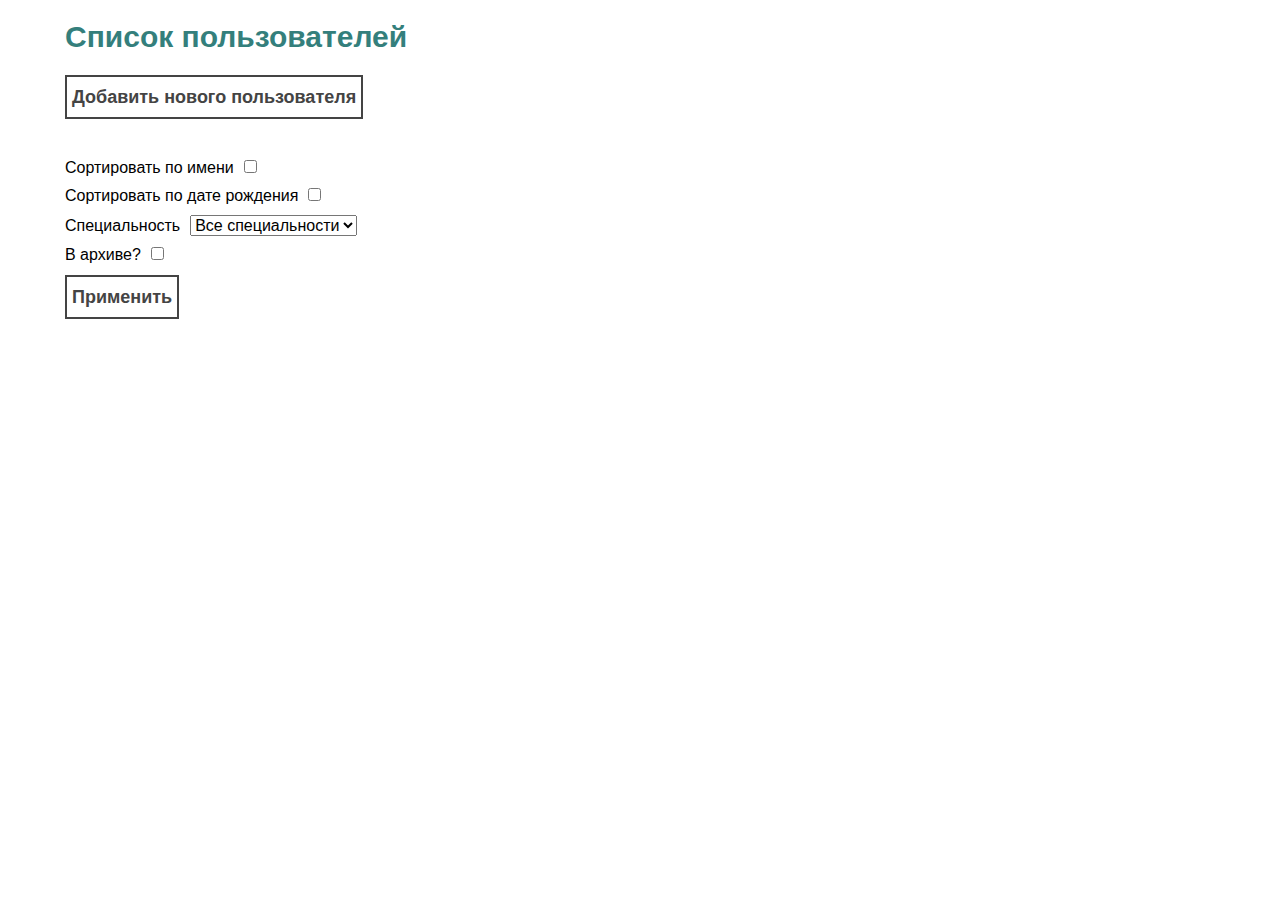
<file: user-list-react/index.html>
<!DOCTYPE html>
<html lang="en">
<head>
    <meta charset="UTF-8">
    <meta name="viewport" content="width=device-width,initial-scale=1">
    <title>User list</title>
</head>
<body>
    <div id="app"></div>
    <script src="bundle.js"></script>
</body>
</html>
</file>
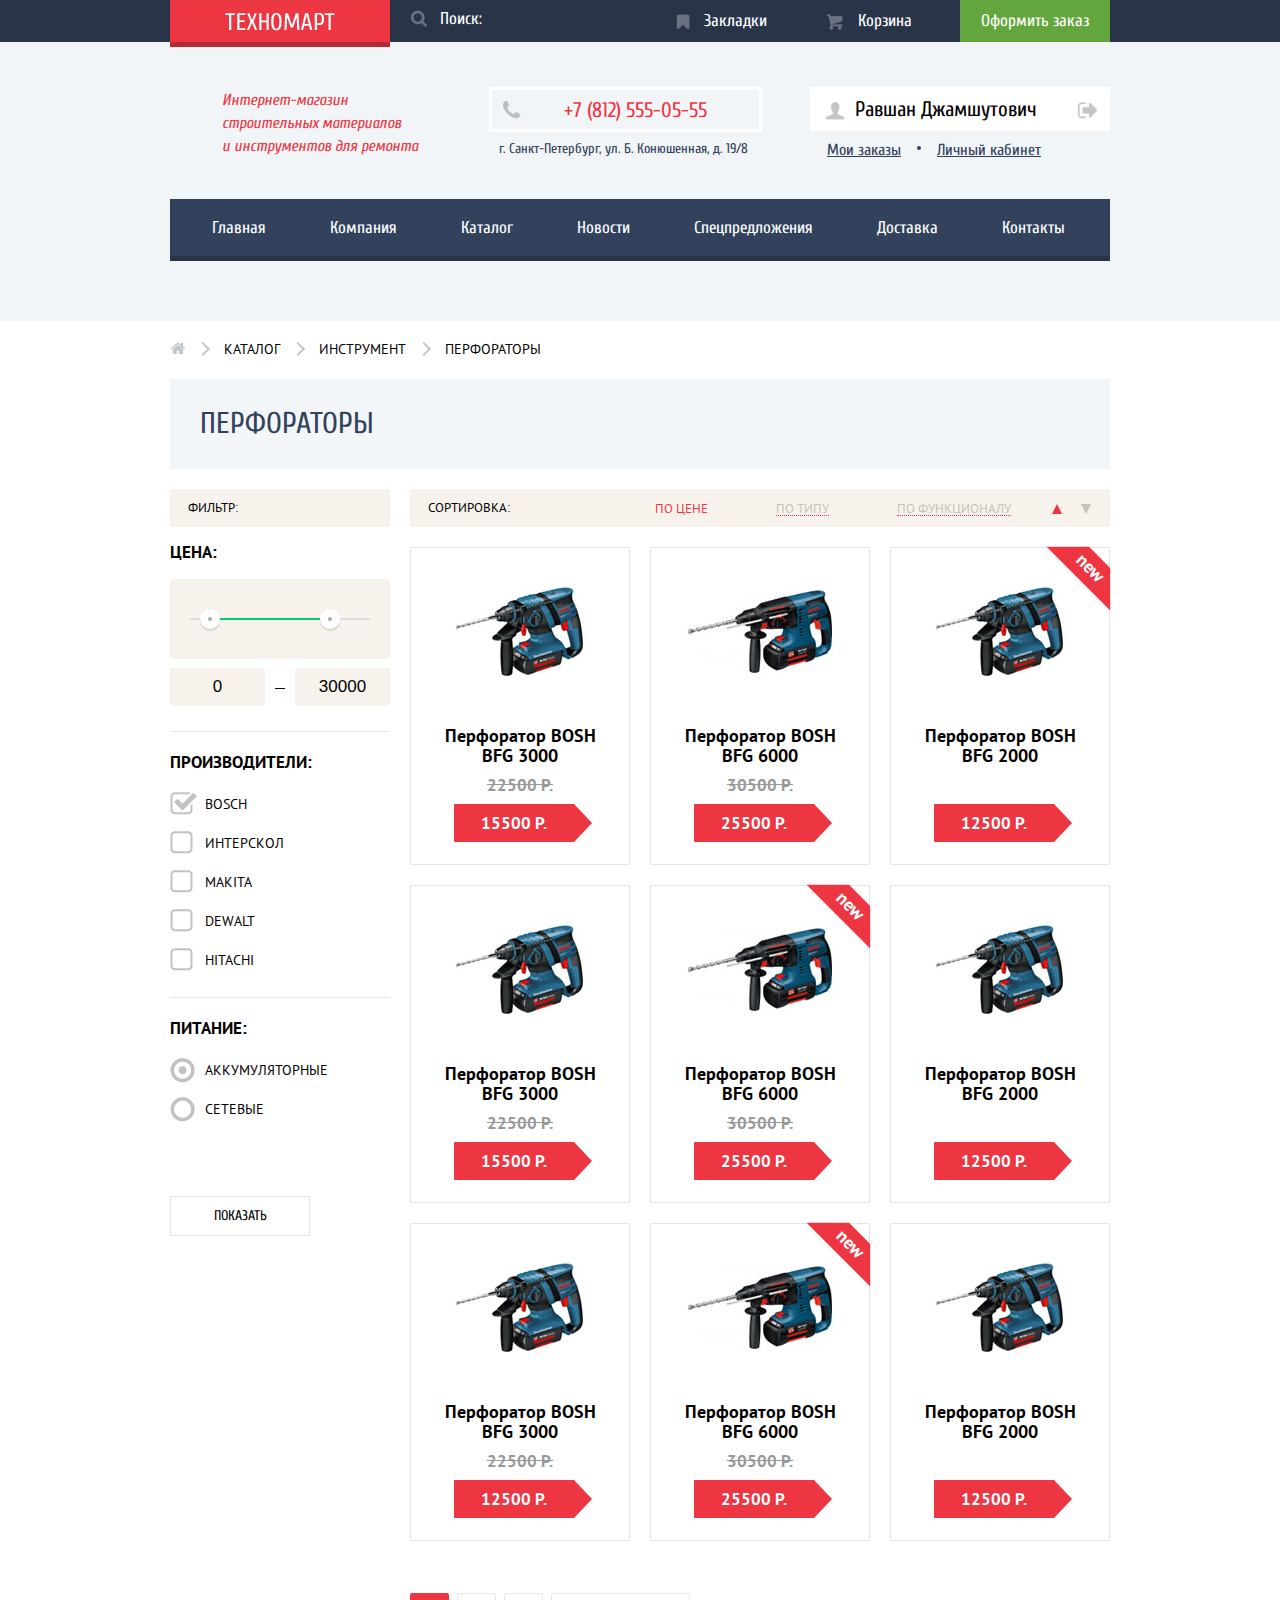
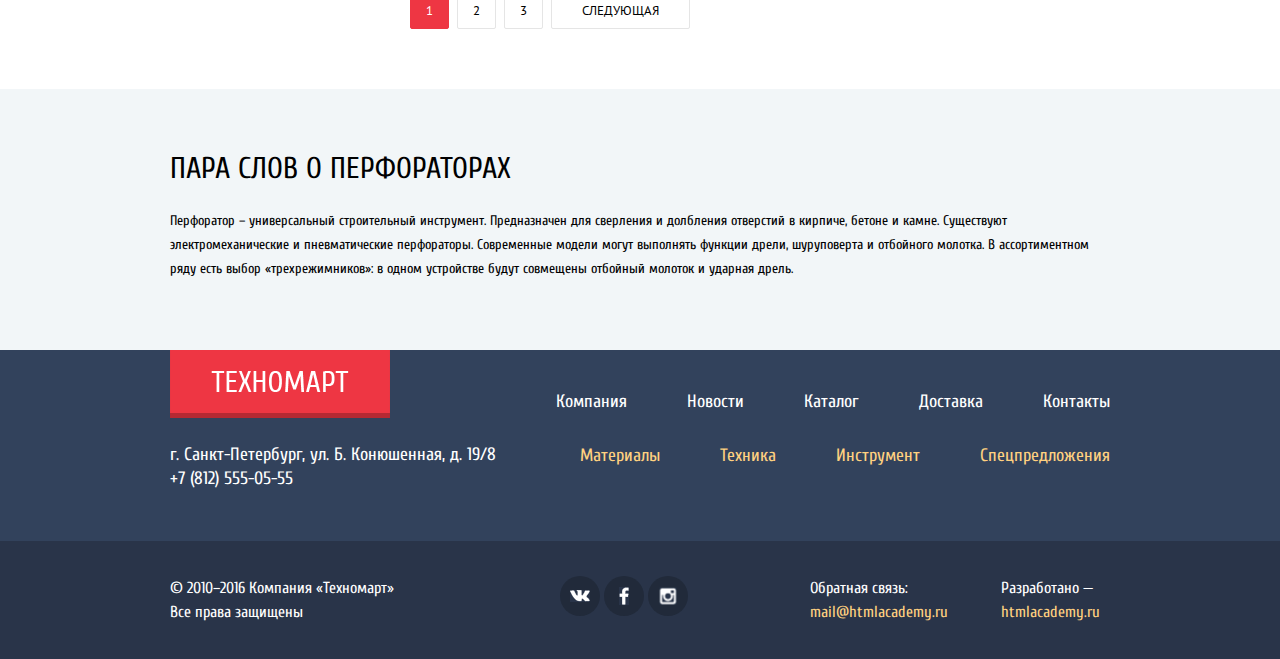
<file: 295889-technomart/catalog.html>
<!DOCTYPE html>
<html lang="ru">
  <head>
    <meta charset="utf-8">
    <title>HTML Academy: Техномарт</title>
    <link rel="stylesheet" href="https://fonts.googleapis.com/css?family=Cuprum:400,400i,700&amp;subset=cyrillic">
    <link rel="stylesheet" href="https://fonts.googleapis.com/css?family=PT+Sans:400,700&amp;subset=cyrillic">
    <link rel="stylesheet" href="css/normalize.css">
    <link rel="stylesheet" href="css/style-min.css">
  </head>
  <body>
    <header class="main-header">
      <div class="main-header-top">
        <div class="container clearfix">
          <a class="main-header-logo" href="index.html">
            <img src="img/logo.png" width="220" height="47" alt="Техномарт">
          </a>
          <form class="main-header-search" action="https://echo.htmlacademy.ru" method="post">
            <input class="main-header-search-input" id="search" type="text">
            <label for="search">Поиск:</label>
          </form>
          <a class="order" href="#">Оформить заказ</a>
          <a class="basket" href="#">Корзина</a>
          <a class="bookmarks" href="#">Закладки</a>
        </div>
      </div>
      <div class="main-header-bottom">
        <div class="container">
          <h1>Интернет-магазин<br>
            строительных материалов<br>
            и инструментов для ремонта
          </h1>
          <div class="main-header-contacts">
            <p class="phone">
              +7 (812) 555-05-55
            </p>
            <p class="address">
              г. Санкт-Петербург, ул. Б. Конюшенная, д. 19/8
            </p>
          </div>
          <div class="main-header-user-block">
            <a class="logout" href="#">Равшан Джамшутович</a>
            <a class="orders" href="#">Мои заказы</a>
            <a class="personal-account" href="#">Личный кабинет</a>
          </div>
          <nav class="main-header-navigation">
            <ul>
              <li>
                <a href="index.html">Главная</a>
              </li>
              <li>
                <a href="#">Компания</a>
              </li>
              <li>
                <a href="#">Каталог</a>
              </li>
              <li>
                <a href="#">Новости</a>
              </li>
              <li>
                <a href="#">Спецпредложения</a>
              </li>
              <li>
                <a href="#">Доставка</a>
              </li>
              <li>
                <a href="#">Контакты</a>
              </li>
            </ul>
          </nav>
        </div>
      </div>
    </header>
    <main class="main-content container clearfix">
      <ul class="breadcrumbs">
        <li>
          <a class="home" href="#"></a>
        </li>
        <li>
          <a href="#">Каталог</a>
        </li>
        <li>
          <a href="#">Инструмент</a>
        </li>
        <li>
          Перфораторы
        </li>
      </ul>
      <h2>Перфораторы</h2>
      <aside class="filter">
        <div class="filter-caption">Фильтр:</div>
        <form action="https://echo.htmlacademy.ru" method="get">
          <div class="range-filter">
            <p>Цена:</p>
            <div class="range-controls">
              <div class="scale"><div class="bar"></div></div>
              <div class="toggle min-toggle"></div>
              <div class="toggle max-toggle"></div>
            </div>
            <div class="price-controls">
              <input class="min-price" type="text" value="0">
              <span>&mdash;</span>
              <input class="max-price" type="text" value="30000">
            </div>
          </div>
          <div class="filter-by-vendors">
            <p>Производители:</p>
            <input class="filter-by-vendors-input" id="vendor-1" type="checkbox" name="vendor" value="Bosch" checked>
            <label for="vendor-1">Bosch</label>
            <input class="filter-by-vendors-input" id="vendor-2" type="checkbox" name="vendor" value="Интерскол">
            <label for="vendor-2">Интерскол</label>
            <input class="filter-by-vendors-input" id="vendor-3" type="checkbox" name="vendor" value="Makita">
            <label for="vendor-3">Makita</label>
            <input class="filter-by-vendors-input" id="vendor-4" type="checkbox" name="vendor" value="Dewalt">
            <label for="vendor-4">Dewalt</label>
            <input class="filter-by-vendors-input" id="vendor-5" type="checkbox" name="vendor" value="Hitachi">
            <label for="vendor-5">Hitachi</label>
          </div>
          <div class="filter-by-power">
            <p>Питание:</p>
            <input class="filter-by-power-input" id="power-1" type="checkbox" name="power" value="Аккумуляторные" checked>
            <label for="power-1">Аккумуляторные</label>
            <input class="filter-by-power-input" id="power-2" type="checkbox" name="power" value="Сетевые">
            <label for="power-2">Сетевые</label>
          </div>
          <input class="btn" type="submit" value="Показать">
        </form>
      </aside>
      <section class="goods">
        <div class="sort clearfix">
          <p>Сортировка:</p>
          <ul class="sort-by">
            <li>
              <a href="#" class="active">По цене</a>
            </li>
            <li>
              <a href="#">По типу</a>
            </li>
            <li>
              <a href="#">По функционалу</a>
            </li>
          </ul>
          <a href="#" class="descending"></a>
          <a href="#" class="ascending active"></a>
        </div>
        <div class="items-grid">
          <div class="items-grid-item">
            <div class="image">
              <img src="img/snippet-18927.jpg" width="218" height="168" alt="Перфоратор BOSH BFG 3000">
            </div>
            <div class="actions">
              <a class="btn action-buy"  href="#">Купить</a>
              <a class="btn action-bookmark" href="#">В закладки</a>
            </div>
            <h3>Перфоратор BOSH BFG 3000</h3>
            <p class="old-price">22500 р.</p>
            <p class="price">15500 р.</p>
          </div>
          <div class="items-grid-item">
            <div class="image">
              <img src="img/snippet-945.jpg" width="218" height="168" alt="Перфоратор BOSH BFG 6000">
            </div>
            <div class="actions">
              <a class="btn action-buy" href="#">Купить</a>
              <a class="btn action-bookmark" href="#">В закладки</a>
            </div>
            <h3>Перфоратор BOSH BFG 6000</h3>
            <p class="old-price">30500 р.</p>
            <p class="price">25500 р.</p>
          </div>
          <div class="items-grid-item new">
            <div class="image">
              <img src="img/snippet-18927.jpg" width="218" height="168" alt="Перфоратор BOSH BFG 2000">
            </div>
            <div class="actions">
              <a class="btn action-buy" href="#">Купить</a>
              <a class="btn action-bookmark" href="#">В закладки</a>
            </div>
            <h3>Перфоратор BOSH BFG 2000</h3>
            <p class="old-price"></p>
            <p class="price">12500 р.</p>
          </div>
          <div class="items-grid-item">
            <div class="image">
              <img src="img/snippet-18927.jpg" width="218" height="168" alt="Перфоратор BOSH BFG 3000">
            </div>
            <div class="actions">
              <a class="btn action-buy" href="#">Купить</a>
              <a class="btn action-bookmark" href="#">В закладки</a>
            </div>
            <h3>Перфоратор BOSH BFG 3000</h3>
            <p class="old-price">22500 р.</p>
            <p class="price">15500 р.</p>
          </div>
          <div class="items-grid-item new">
            <div class="image">
              <img src="img/snippet-945.jpg" width="218" height="168" alt="Перфоратор BOSH BFG 6000">
            </div>
            <div class="actions">
              <a class="btn action-buy" href="#">Купить</a>
              <a class="btn action-bookmark" href="#">В закладки</a>
            </div>
            <h3>Перфоратор BOSH BFG 6000</h3>
            <p class="old-price">30500 р.</p>
            <p class="price">25500 р.</p>
          </div>
          <div class="items-grid-item">
            <div class="image">
              <img src="img/snippet-18927.jpg" width="218" height="168" alt="Перфоратор BOSH BFG 2000">
            </div>
            <div class="actions">
              <a class="btn action-buy" href="#">Купить</a>
              <a class="btn action-bookmark" href="#">В закладки</a>
            </div>
            <h3>Перфоратор BOSH BFG 2000</h3>
            <p class="old-price"></p>
            <p class="price">12500 р.</p>
          </div>
          <div class="items-grid-item">
            <div class="image">
              <img src="img/snippet-18927.jpg" width="218" height="168" alt="Перфоратор BOSH BFG 3000">
            </div>
            <div class="actions">
              <a class="btn action-buy" href="#">Купить</a>
              <a class="btn action-bookmark" href="#">В закладки</a>
            </div>
            <h3>Перфоратор BOSH BFG 3000</h3>
            <p class="old-price">22500 р.</p>
            <p class="price">12500 р.</p>
          </div>
          <div class="items-grid-item new">
            <div class="image">
              <img src="img/snippet-945.jpg" width="218" height="168" alt="Перфоратор BOSH BFG 6000">
            </div>
            <div class="actions">
              <a class="btn action-buy" href="#">Купить</a>
              <a class="btn action-bookmark" href="#">В закладки</a>
            </div>
            <h3>Перфоратор BOSH BFG 6000</h3>
            <p class="old-price">30500 р.</p>
            <p class="price">25500 р.</p>
          </div>
          <div class="items-grid-item">
            <div class="image">
              <img src="img/snippet-18927.jpg" width="218" height="168" alt="Перфоратор BOSH BFG 2000">
            </div>
            <div class="actions">
              <a class="btn action-buy" href="#">Купить</a>
              <a class="btn action-bookmark" href="#">В закладки</a>
            </div>
            <h3>Перфоратор BOSH BFG 2000</h3>
            <p class="old-price"></p>
            <p class="price">12500 р.</p>
          </div>
        </div>
        <div class="pages">
          <ul>
            <li>
              <a class="active">1</a>
            </li>
            <li>
              <a href="#">2</a>
            </li>
            <li>
              <a href="#">3</a>
            </li>
            <li>
              <a class="next" href="#">Следующая</a>
            </li>
          </ul>
        </div>
      </section>
    </main>
    <article class="note">
      <div class="container">
        <h2>Пара слов о перфораторах</h2>
        <p>
          Перфоратор &ndash; универсальный строительный инструмент.
          Предназначен для сверления и долбления отверстий в кирпиче, бетоне и камне.
          Существуют электромеханические и пневматические перфораторы.
          Современные модели могут выполнять функции дрели, шуруповерта и отбойного молотка.
          В ассортиментном ряду есть выбор «трехрежимников»: в одном устройстве будут совмещены
          отбойный молоток и ударная дрель.
        </p>
      </div>
    </article>
    <footer class="main-footer">
      <div class="footer-top">
        <div class="container clearfix">
          <div class="main-footer-contacts">
            <a class="main-footer-logo"  href="index.html">
              <img src="img/logo_footer.png" width="220" height="68" alt="Техномарт">
            </a>
            <p>
              г. Санкт-Петербург, ул. Б. Конюшенная, д. 19/8 <br>
              +7 (812) 555-05-55
            </p>
          </div>
          <div class="main-footer-navigation">
            <ul class="main-footer-navigation-top">
              <li>
                <a href="#">Компания</a>
              </li>
              <li>
                <a href="#">Новости</a>
              </li>
              <li>
                <a href="#">Каталог</a>
              </li>
              <li>
                <a href="#">Доставка</a>
              </li>
              <li>
                <a href="#">Контакты</a>
              </li>
            </ul>
            <ul class="main-footer-navigation-bottom">
              <li>
                <a href="#">Материалы</a>
              </li>
              <li>
                <a href="#">Техника</a>
              </li>
              <li>
                <a href="#">Инструмент</a>
              </li>
              <li>
                <a href="#">Спецпредложения</a>
              </li>
            </ul>
          </div>
        </div>
      </div>
      <div class="footer-bottom">
        <div class="container clearfix">
          <div class="footer-copyright">
            &copy; 2010&ndash;2016 Компания &laquo;Техномарт&raquo; <br>
            Все права защищены
          </div>
          <div class="footer-social">
            <a class="vk" href="#">Вконтакте</a>
            <a class="facebook" href="#">Фейсбук</a>
            <a class="instagramm" href="#">Инстаграм</a>
          </div>
          <div class="footer-feedback">
            <p>Обратная связь:</p>
            <a href="mailto:mail@htmlacademy.ru">mail@htmlacademy.ru</a>
          </div>
          <div class="footer-designed">
            <p>Разработано &mdash;</p>
            <a href="#">htmlacademy.ru</a>
          </div>
        </div>
      </div>
    </footer>
  </body>
</html>
</file>
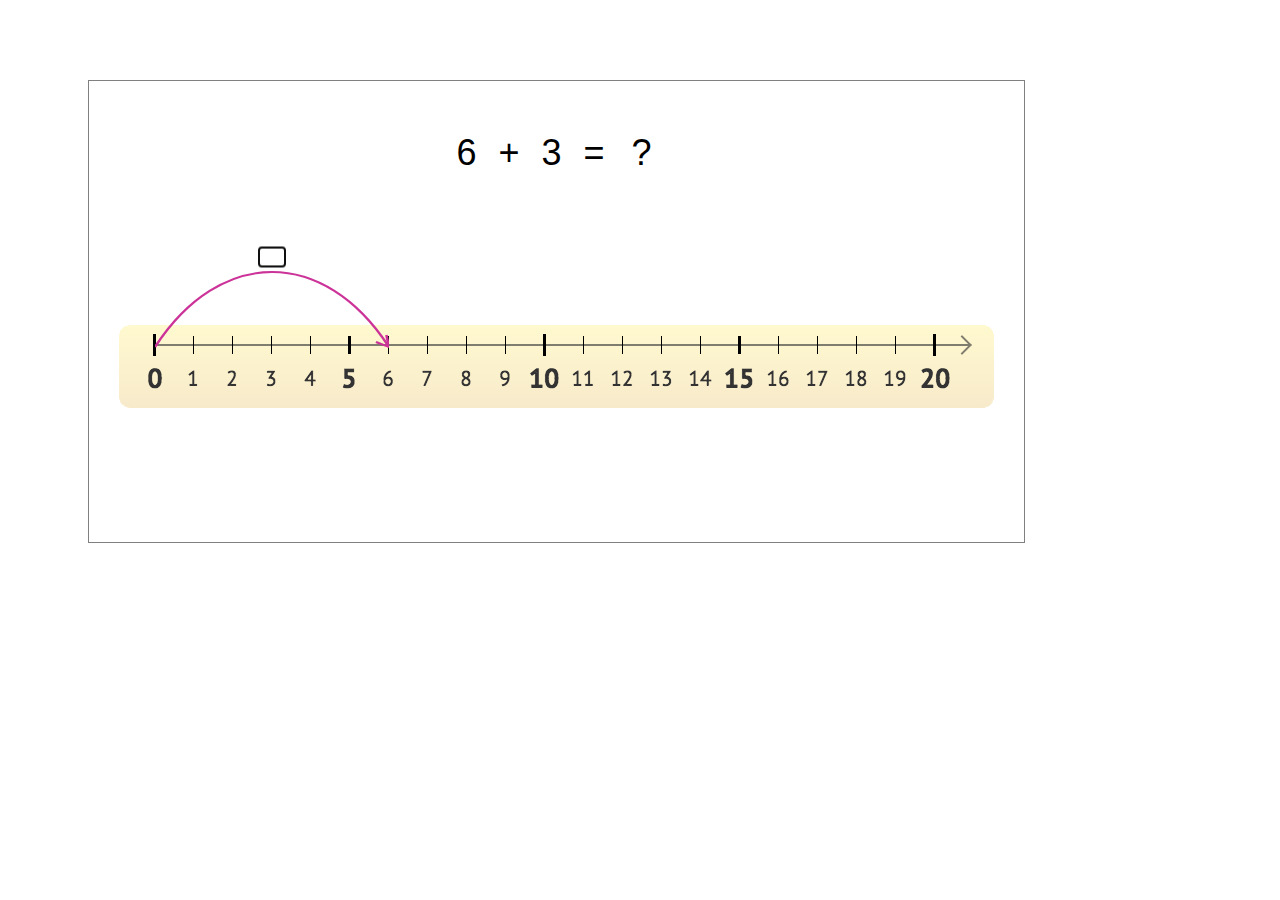
<file: lesson/lesson.html>
<!DOCTYPE html>
<html lang="ru">
<head>
    <meta charset="utf-8">
    <title>Урок - Сложение чисел</title>
    <link rel="stylesheet" href="css/style.css">
</head>
<body>
<div class="container">
    <form class="question">
        <input class="a" value="" readonly>
        <span>+</span>
        <input class="b" value="" readonly>
        <span>=</span>
        <input class="sum" type="text" value="?" readonly>
    </form>
    <div class="solution">
        <div class="a-pointer">
            <input class="a" value="" type="text">
        </div>
        <div class="b-pointer">
            <input class="b" value="" type="text">
        </div>
        <img class="axis" src="img/sprite.png" width="875" height="83" alt="">
    </div>

</div>

<script src="js/script.js"></script>
</body>
</html>
</file>
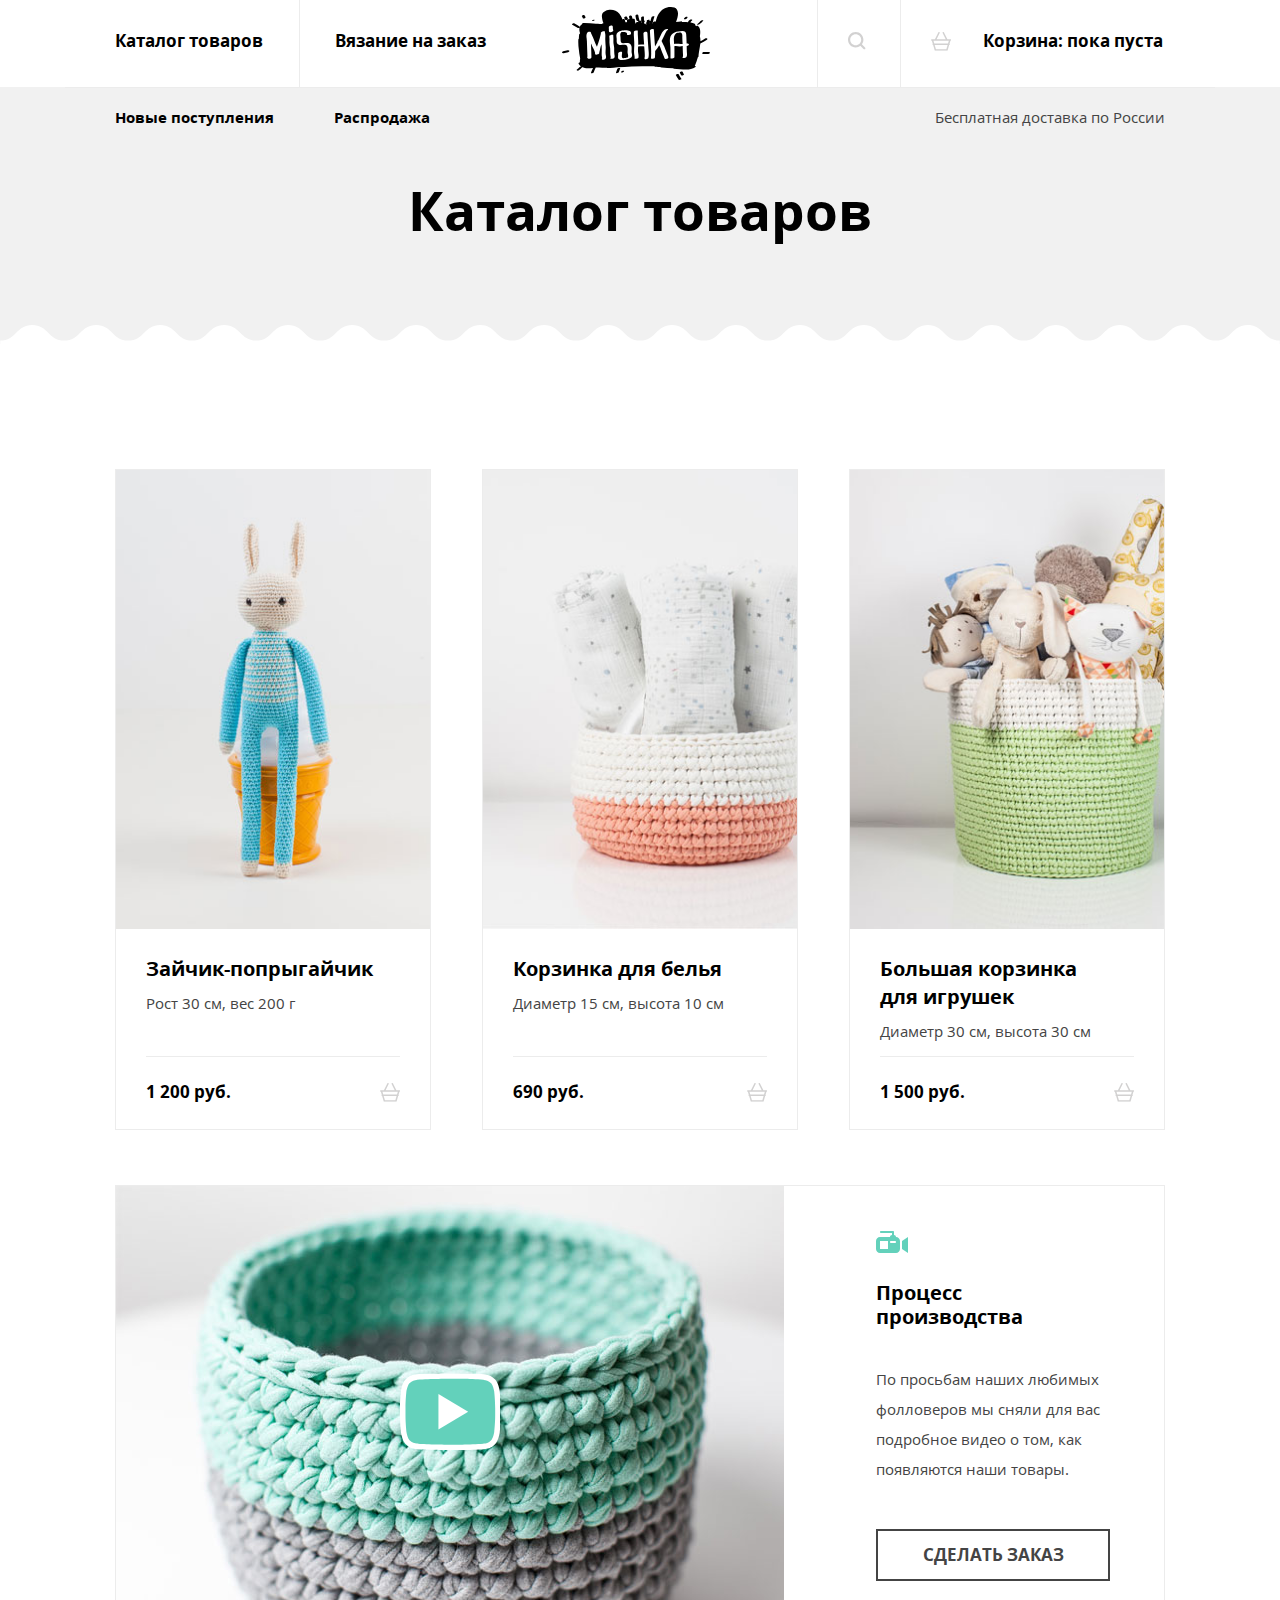
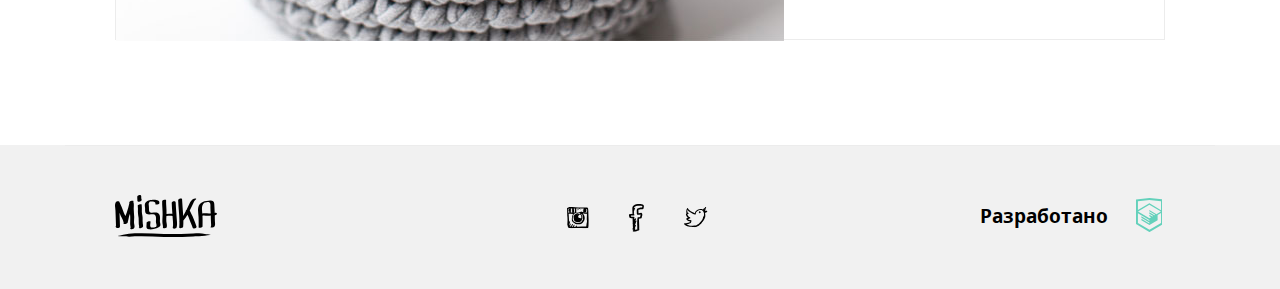
<file: mishka/catalog.html>
<!DOCTYPE html>
<html lang="ru">
<head>
  <meta charset="utf-8">
  <meta name="viewport" content="width=device-width,initial-scale=1">
  <title>HTML Academy: Мишка</title>
  <link rel="stylesheet" href="css/style.min.css">
  <script>
    // Picture element HTML5 shiv
    document.createElement( "picture" );
  </script>
  <script src="js/picturefill.min.js" async></script>
</head>
<body>
<svg style="display:none">
  <symbol version="1.1" id="icon-search" xmlns="http://www.w3.org/2000/svg" xmlns:xlink="http://www.w3.org/1999/xlink" x="0px" y="0px" width="17.6px" height="17.6px" viewBox="-0.8 -0.8 17.6 17.6" enable-background="new -0.8 -0.8 17.6 17.6" xml:space="preserve">
    <path d="M16.47,14.93l-3.415-3.415C14.02,10.226,14.6,8.634,14.6,6.899c0-4.253-3.447-7.699-7.7-7.699 S-0.8,2.646-0.8,6.899s3.446,7.7,7.699,7.7c1.734,0,3.326-0.58,4.613-1.546l3.417,3.416c0.203,0.202,0.418,0.33,0.771,0.33 c0.607,0,1.1-0.492,1.1-1.1C16.8,15.459,16.739,15.2,16.47,14.93z M1.399,6.899c0-3.038,2.462-5.5,5.5-5.5s5.5,2.462,5.5,5.5 s-2.462,5.5-5.5,5.5S1.399,9.938,1.399,6.899z"/>
  </symbol>
  <symbol version="1.1" id="icon-cart" xmlns="http://www.w3.org/2000/svg" xmlns:xlink="http://www.w3.org/1999/xlink" x="0px" y="0px" width="20.294px" height="18.849px" viewBox="264.205 370.961 20.294 18.849" enable-background="new 264.205 370.961 20.294 18.849" xml:space="preserve">
    <path d="M283.75,378.19h-3.151l-3.407-6.814c-0.185-0.37-0.634-0.52-1.006-0.335 c-0.371,0.186-0.521,0.636-0.335,1.006l3.071,6.143h-9.138l3.072-6.143c0.185-0.371,0.035-0.821-0.335-1.006 c-0.37-0.185-0.821-0.035-1.006,0.335l-3.407,6.814h-3.151c-0.414,0-0.75,0.336-0.75,0.75s0.336,0.75,0.75,0.75h0.157l0.855,2.991 c-0.187,0.137-0.316,0.347-0.316,0.595c0,0.396,0.309,0.71,0.697,0.739l1.656,5.795h12.697l1.656-5.795 c0.388-0.028,0.698-0.344,0.698-0.739c0-0.249-0.129-0.459-0.316-0.596l0.854-2.991h0.157c0.414,0,0.75-0.336,0.75-0.75 S284.164,378.19,283.75,378.19z M279.569,388.311h-10.433l-1.224-4.284h12.881L279.569,388.311z M281.222,382.526h-13.739 l-0.81-2.836h15.359L281.222,382.526z"/>
  </symbol>
  <symbol version="1.1" id="icon-video" xmlns="http://www.w3.org/2000/svg" xmlns:xlink="http://www.w3.org/1999/xlink" x="0px" y="0px" width="32px" height="32px" viewBox="0 0 32 32" enable-background="new 0 0 32 32" xml:space="preserve">
    <g transform="translate(0 192)">
      <path d="M26-177l6-4v16l-6-4V-177z M24-177v8c0,2.209-1.791,4-4,4H4c-2.209,0-4-1.791-4-4v-8c0-2.209,1.791-4,4-4h10 c0-1.105,0.895-2,2-2v-2H5c-0.553,0-1-0.447-1-1s0.447-1,1-1h12c0.553,0,1,0.447,1,1v3c1.105,0,2,0.895,2,2 C22.209-181,24-179.209,24-177z M12-177H4v8h8V-177z M20-176c0-0.553-0.447-1-1-1h-4c-0.553,0-1,0.447-1,1s0.447,1,1,1h4 C19.553-175,20-175.447,20-176z"/>
    </g>
  </symbol>
  <symbol version="1.1" id="icon-play" xmlns="http://www.w3.org/2000/svg" xmlns:xlink="http://www.w3.org/1999/xlink" x="0px" y="0px" width="100.678px" height="76.891px" viewBox="247.3 382.56 100.678 76.891" enable-background="new 247.3 382.56 100.678 76.891" xml:space="preserve">
    <g>
      <g>
        <path fill="#63d1bb" d="M344.255,400.708c0,0-0.92-7.008-3.785-10.078c-3.632-4.041-7.674-4.066-9.541-4.297 c-13.326-1.023-33.303-1.023-33.303-1.023h-0.051c0,0-19.978,0-33.304,1.023c-1.867,0.23-5.908,0.256-9.54,4.297 c-2.84,3.096-3.786,10.078-3.786,10.078s-0.896,8.211-0.896,16.422v7.699c0,8.21,0.947,16.421,0.947,16.421 s0.921,7.009,3.785,10.078c3.632,4.041,8.364,3.913,10.487,4.349c7.622,0.767,32.356,1.022,32.356,1.022 s20.003-0.025,33.329-1.048c1.867-0.23,5.908-0.256,9.54-4.298c2.84-3.069,3.786-10.078,3.786-10.078s0.946-8.21,0.946-16.421 v-7.699C345.202,408.919,344.255,400.708,344.255,400.708z"/>
        <path fill="#FFFFFF" d="M297.614,459.449h-0.016c-1.015-0.011-24.946-0.266-32.604-1.037l-0.14-0.014l-0.137-0.028 c-0.271-0.056-0.668-0.107-1.126-0.167c-2.503-0.328-7.159-0.938-10.839-5.019c-3.354-3.616-4.377-10.771-4.483-11.576 l-0.005-0.043c-0.039-0.342-0.965-8.463-0.965-16.736v-7.699c0-8.266,0.875-16.378,0.912-16.72l0.009-0.071 c0.108-0.802,1.155-7.928,4.474-11.557c3.996-4.439,8.531-4.899,10.712-5.121c0.192-0.02,0.37-0.037,0.529-0.058l0.126-0.013 c13.277-1.019,33.312-1.031,33.514-1.031h0.051c0.201,0,20.236,0.013,33.514,1.031l0.126,0.013 c0.159,0.021,0.337,0.038,0.529,0.058c2.179,0.221,6.71,0.682,10.704,5.112c3.354,3.616,4.377,10.771,4.483,11.577l0.005,0.043 c0.039,0.342,0.965,8.459,0.99,16.753v7.708c0,8.273-0.926,16.395-0.965,16.736l-0.007,0.053 c-0.108,0.805-1.156,7.953-4.478,11.562c-3.994,4.435-8.527,4.896-10.707,5.117c-0.193,0.02-0.371,0.037-0.53,0.057l-0.126,0.013 c-13.276,1.02-33.334,1.057-33.535,1.058L297.614,459.449L297.614,459.449z M265.67,452.952 c7.477,0.729,31.216,0.989,31.968,0.997c0.657-0.001,20.135-0.049,33.047-1.036c0.178-0.021,0.371-0.041,0.58-0.062 c1.836-0.186,4.608-0.468,7.186-3.335l0.026-0.029c1.825-1.974,2.853-6.928,3.075-8.552c0.059-0.514,0.926-8.358,0.926-16.08 v-7.699c-0.023-7.76-0.896-15.627-0.951-16.109c-0.32-2.382-1.434-6.789-3.066-8.539l-0.035-0.038 c-2.577-2.868-5.351-3.149-7.186-3.336c-0.209-0.021-0.402-0.041-0.58-0.062c-13.066-0.998-32.834-1.011-33.033-1.011h-0.051 c-0.198,0-19.967,0.013-33.033,1.011c-0.177,0.021-0.371,0.041-0.58,0.062c-1.835,0.187-4.607,0.468-7.186,3.336l-0.019,0.021 c-1.828,1.993-2.855,6.924-3.082,8.552c-0.062,0.591-0.875,8.399-0.875,16.089v7.699c0,7.749,0.871,15.598,0.926,16.083 c0.32,2.381,1.433,6.789,3.066,8.539l0.035,0.039c2.322,2.584,5.303,2.975,7.479,3.259 C264.788,452.812,265.246,452.872,265.67,452.952z"/>
      </g>
    </g>
    <g>
      <polygon fill="#FFFFFF" points="285.733,403.138 285.733,438.846 315.48,420.992 	"/>
    </g>
  </symbol>
  <symbol version="1.1" id="logo-htmlacademy" xmlns="http://www.w3.org/2000/svg" xmlns:xlink="http://www.w3.org/1999/xlink" x="0px" y="0px" width="26.943px" height="34.09px" viewBox="0 0 26.943 34.09" enable-background="new 0 0 26.943 34.09" xml:space="preserve">
    <path d="M13.62,0.017L13.472,0L0,1.412v24.661l13.473,8.017l13.43-7.99l0.042-0.025V1.412L13.62,0.017z M25.019,12.127L13.495,5.334 L13.494,5.23l-0.087,0.05l-0.088-0.056v0.109L1.925,12.118V3.147l11.548-1.212l11.547,1.212V12.127z M13.405,6.787L24.923,13.5 l-4.479,2.64l-7.093-4.221l-0.014,1.415l5.904,3.513l-0.86,0.507l-5.03-2.992l-0.014,1.415l3.827,2.275l-0.782,0.523l-3.031-1.787 l-0.014,1.413l1.853,1.091l-1.8,1.081L2.034,13.622L13.405,6.787z M1.925,15.127l11.411,6.791l0.016,1.044L5.41,18.234L5.395,19.65 l7.979,4.795l0.018,1.076l-7.973-4.74l-0.013,1.414l8.021,4.822l0.046,0.025l8.143-4.872l-0.011-5.177l3.415-2.036v10.021 L13.472,31.85L1.925,24.979V15.127z"/>
  </symbol>
  <symbol version="1.1" id="icon-insta" xmlns="http://www.w3.org/2000/svg" xmlns:xlink="http://www.w3.org/1999/xlink" x="0px" y="0px" width="21.769px" height="21.334px" viewBox="53.115 53.19 21.769 21.334" enable-background="new 53.115 53.19 21.769 21.334" xml:space="preserve">
    <g id="instagram">
      <g>
        <path d="M74.881,65.336c-0.013-2.395-0.344-4.788-0.303-7.135c-0.023-0.788-0.086-1.535-0.152-2.278 c-0.105-0.3-0.111-0.699-0.152-1.062c-0.26-0.17-0.222-0.64-0.456-0.835c-0.423-0.233-1.201-0.114-1.744-0.22 c-0.657-0.026-1.254-0.115-1.899-0.153c-1.936-0.101-3.973-0.076-5.996-0.076c-2.001,0-3.954-0.145-5.695-0.379h-2.202 c-0.097,0.004-0.105,0.098-0.227,0.076c-0.599,0.034-1.077,0.188-1.595,0.303c-0.21,0.119-0.421,0.235-0.683,0.304 c-0.136,0.192-0.513,0.145-0.607,0.379c-0.186,0.212,0.185,0.451,0,0.607v0.911c0.173,0.13,0.027,0.58,0.075,0.835v0.987 c-0.017,1.281,0.134,2.397,0.076,3.72c0.467,2.762,0.374,6.537,0.076,9.413c0.155,0.579,0.363,1.105,0.455,1.746 c0.256,0.479,0.335,1.133,0.683,1.52c0.502,0.206,1.233,0.186,1.898,0.229c0.383,0.098,0.667,0.293,1.14,0.30 c2.843-0.21,5.496-0.154,8.427-0.229c2.704,0.24,5.802,0.188,8.275-0.228c0.195-0.134,0.128-0.529,0.228-0.76 c-0.056-0.385,0.207-0.449,0.228-0.759C74.862,70.157,74.895,67.763,74.881,65.336z M61.899,59.111 c0.757-0.153,1.48-0.341,2.429-0.304c0.71,0.076,1.287,0.283,1.897,0.456c0.116,0.184-0.243,0.547,0.153,0.684v0.076 c0.059,0.017,0.149,0.002,0.151,0.076c0.445,0.035,0.794,0.167,1.063,0.379c0.45,0.055,0.536,0.476,1.138,0.3 c-0.091,0.213-0.084,0.524-0.075,0.835c0.324,1.183,0.475,2.81,0.303,4.252c-0.164,0.163-0.215,0.442-0.303,0.683 c-0.311,0.322-0.481,0.785-0.836,1.062c-0.095,0.236-0.25,0.408-0.454,0.533c-0.116,0.213-0.206,0.452-0.457,0.53 c-0.298,0.163-0.577,0.011-0.834-0.076c-0.446,0.162-0.904,0.312-1.215,0.607c-0.816-0.096-1.648-0.175-2.43-0.304 c-0.242-0.139-0.487-0.273-0.835-0.305c-0.227-0.204-0.496-0.364-0.836-0.455c-0.101-0.127-0.337-0.118-0.455-0.229 c-0.198-0.029-0.229-0.227-0.456-0.229c-0.118-0.412-0.443-0.618-0.532-1.062c-0.226-0.331-0.308-0.805-0.455-1.215 c-0.043-1.434,0.091-2.692,0.379-3.796c0.346-0.591,0.779-1.094,1.138-1.67c0.249,0.021,0.365-0.09,0.38-0.304 c0.306,0.053,0.434-0.072,0.684-0.075C61.698,59.568,61.71,59.251,61.899,59.111z M60.229,56.378 c-0.117-0.263-0.066-0.691-0.075-1.062c-0.007-0.285,0.278-0.279,0.304-0.532c-0.003-0.074-0.093-0.059-0.152-0.076 c0.126-0.146,0.701-0.097,0.834,0c0.132,0.537-0.354,0.455-0.531,0.684c0.011,0.167,0.322,0.032,0.456,0.076 c0.029,0.854-0.059,1.496,0,2.202h-0.456c-0.007,0.234,0.229,0.226,0.456,0.228c-0.059,0.286,0.092,0.363,0.075,0.607 c-0.226,0.153-0.716,0.042-1.062,0.075C59.975,57.986,60.313,57.205,60.229,56.378z M59.546,54.784 c0.088-0.013,0.134,0.016,0.151,0.076c0.179,0.253,0.01,0.683-0.076,0.911C59.448,55.592,59.595,55.089,59.546,54.784z M59.698,56.606c-0.132-0.069-0.168-0.237-0.152-0.456C59.678,56.221,59.713,56.388,59.698,56.606z M59.698,57.973 c-0.058,0.139-0.082-0.045-0.076-0.152C59.68,57.682,59.703,57.866,59.698,57.973z M59.546,58.201 c0.175-0.024,0.084,0.219,0.228,0.227c-0.009,0.193-0.283,0.179-0.38,0.077C59.433,58.393,59.507,58.312,59.546,58.201z M57.192,56.985c0.006-0.108,0.013-0.214-0.076-0.228c-0.073-0.733,0.13-1.415,0-1.973c0.25-0.155,0.769-0.042,1.139-0.077v1.139 c-0.088,0.064-0.203,0.101-0.379,0.077c-0.054,0.28,0.324,0.131,0.379,0.304c0.008,0.853-0.056,1.777,0.152,2.429 c-0.565-0.059-0.906,0.107-1.442,0.076c0.097-0.612-0.019-1.435,0.531-1.594C57.484,56.997,57.239,57.091,57.192,56.985z M56.661,56.985c-0.204,0.021-0.217-0.534-0.077-0.607C56.912,56.384,56.833,56.879,56.661,56.985z M56.509,57.973 c0.077-0.312,0.034-0.304,0.075-0.683C56.812,57.303,56.844,58.06,56.509,57.973z M56.737,55.923 c-0.263,0.054-0.273-0.266-0.153-0.38C56.847,55.49,56.856,55.81,56.737,55.923z M56.737,54.784 c0.033,0.159-0.052,0.201-0.076,0.304c-0.176,0.023-0.084-0.219-0.229-0.229C56.457,54.757,56.623,54.797,56.737,54.784z M56.509,58.505c0.148-0.031,0.11,0.345-0.076,0.227C56.473,58.67,56.512,58.608,56.509,58.505z M55.825,54.784 c0.029,0.259-0.438,0.32-0.379,0H55.825z M54.838,54.86c-0.034,0.219-0.326,0.179-0.379,0.379 C54.245,55.069,54.543,54.771,54.838,54.86z M54.383,55.619c0.226-0.205,0.451-0.41,0.684-0.607 c-0.021-0.123,0.071-0.131,0.076-0.228h0.229c0.102,0.381-0.261,0.296-0.305,0.531c0.021,0.122-0.072,0.131-0.075,0.227 c0.02,0.335,0.121,0.588,0.075,0.988c-0.27,0.008-0.276,0.28-0.607,0.227C54.482,56.329,54.325,56.083,54.383,55.619z M54.459,58.884V57.29c0.195-0.185,0.396-0.364,0.607-0.532c0.295,0.489,0.179,1.392,0.455,1.897 C55.246,58.812,54.771,58.766,54.459,58.884z M72.68,69.968c-0.109,0.954-0.158,1.968-0.379,2.809 c-2.89,0.123-6.02,0.005-8.883,0.153c-0.199,0.045-0.273-0.031-0.229-0.229c-0.253,0-0.258,0.247-0.531,0.229 c0.201-0.336,0.438-0.898,0.151-1.291c-0.797,0.013-0.797,0.821-1.138,1.291c-0.686-0.053-1.137,0.127-1.823,0.075 c0.18-0.705,0.75-1.021,0.911-1.745c-0.395-0.55-0.989,0.138-1.214,0.455c-0.204,0.48-0.557,0.81-0.76,1.29H57.8 c0.238-0.469,0.489-0.926,0.759-1.366c0.171-0.512,0.625-0.741,0.683-1.367c-0.157-0.28-0.42-0.029-0.683,0 c-0.123,0.182-0.272,0.335-0.38,0.531c-0.232,0.376-0.501,0.714-0.684,1.14c-0.181,0.208-0.335,0.003-0.53,0.227 c-0.389,0.271-0.581,0.736-0.988,0.987c-0.174-0.06,0.039-0.356,0.153-0.38c0.045-0.181-0.096-0.55,0.075-0.607 c0.063-0.366,0.212-0.647,0.379-0.91c0.119-0.742,0.521-1.199,0.684-1.898c-0.559,0.099-0.674,0.643-0.988,0.987 c-0.212,0.445-0.542,0.772-0.683,1.291c-0.174-0.131-0.028-0.58-0.076-0.836c0.122-0.586,0.298-1.119,0.38-1.746 c0.133-0.22,0.173-0.535,0.228-0.834c0.168-0.209,0.046-0.61-0.077-0.761c-0.226,0.027-0.374,0.133-0.455,0.304 c-0.192-0.032-0.193,0.506-0.304,0.304c-0.045-2.587-0.451-4.812-0.456-7.438c0.026-0.331-0.183-0.424-0.228-0.685 c1.629,0.028,3.121,0.091,4.783,0.229c-0.089,0.139-0.199,0.257-0.304,0.379c-0.144,0.07-0.226,0.173-0.378,0.304 c-0.604,1.653-0.975,3.984-0.607,6.15c0.229,0.58,0.589,1.029,0.986,1.441c0.907,0.485,1.635,1.149,2.506,1.671 c1.701,0.361,3.84,0.369,5.541,0c0.236-0.12,0.484-0.226,0.685-0.38c1.364-1.242,2.753-2.459,2.961-4.859v-1.367 c-0.197-1.598-0.688-2.905-1.747-3.644c0.331-0.22,1.099,0.043,1.67,0.076c0.223,0.013,0.447,0.014,0.684,0 c0.408-0.024,0.928-0.055,1.443,0c0.144,0.187,0.113,0.544,0.228,0.76c-0.062,1.684-0.192,3.3-0.152,5.087 c0.103,0.454,0.127,0.986,0.229,1.441C73.046,68.209,72.9,69.126,72.68,69.968z M73.059,58.808 c-0.639-0.12-1.232-0.284-1.897-0.379c0.072-0.333,0.799-0.01,0.987-0.228c0.385-0.223,0.295-0.92,0.304-1.51 c0.032-0.348,0.114-0.644,0.076-1.063c-0.401-0.951-1.783-0.421-2.886-0.455c-0.225,0.718-0.47,1.8-0.304,2.657 c0.169,0.49,1.024,0.292,1.519,0.456c-0.14,0.332-0.688,0.057-0.987,0.076c-0.296-0.083-0.707-0.052-0.986-0.151 c-2.285,0.078-4.284,0.004-6.529,0.151c0.117-1.248,0.063-2.465-0.076-3.645h3.112c-0.344,0.364-0.912,0.507-1.29,0.835 c-0.44,0.244-0.861,0.505-1.139,0.911c0.249,0.134,0.535-0.245,0.759-0.379c0.355-0.074,0.479-0.381,0.835-0.455 c0.423-0.438,1.096-0.625,1.67-0.912c0.378-0.022,0.697,0.013,0.987,0.077c1.283,0.007,2.456,0.126,3.796,0.076 c0.614,0.145,1.45,0.069,1.974,0.304c0.107,0.298,0.231,0.579,0.305,0.911C73.297,57.071,73.14,57.901,73.059,58.808z M67.214,55.088C67.324,55.041,67.205,54.996,67.214,55.088L67.214,55.088z M67.214,55.088c-0.529,0.154-1.019,0.348-1.367,0.682 C66.331,55.572,66.906,55.464,67.214,55.088z M68.276,55.695C68.387,55.648,68.269,55.604,68.276,55.695L68.276,55.695z M66.53,56.606c0.727-0.158,1.181-0.591,1.746-0.911c-0.437,0.019-0.592,0.32-0.987,0.379 C67.074,56.291,66.689,56.334,66.53,56.606z M65.847,55.771C65.736,55.818,65.854,55.863,65.847,55.771L65.847,55.771z M65.164,56.378C65.274,56.332,65.156,56.286,65.164,56.378L65.164,56.378z M65.089,56.454c0.063,0.014,0.07-0.03,0.075-0.076 C65.1,56.364,65.092,56.408,65.089,56.454z M65.012,56.53c0.064,0.014,0.072-0.03,0.077-0.076 C65.022,56.441,65.017,56.483,65.012,56.53z M64.178,57.138c0.346-0.134,0.613-0.348,0.834-0.607 C64.664,56.664,64.397,56.878,64.178,57.138z M66.454,58.125c0.533-0.049,0.749-0.416,1.215-0.531 c0.284-0.298,0.784-0.381,0.987-0.76c-0.56,0.023-0.766,0.399-1.216,0.531C67.156,57.662,66.689,57.778,66.454,58.125z M64.178,57.138C63.861,57.064,64.162,57.365,64.178,57.138L64.178,57.138z M63.645,57.517c0.021,0.021,0.115-0.037,0.076-0.077 C63.7,57.42,63.605,57.478,63.645,57.517z M66.454,58.125C66.344,58.172,66.461,58.216,66.454,58.125L66.454,58.125z M65.314,59.946c-0.223-0.231-0.676-0.233-0.986-0.379c-0.697-0.038-1.223,0.093-1.746,0.229c-0.304,0.151-0.607,0.304-0.91,0.454 c-0.266,0.166-0.444,0.417-0.76,0.532c-0.205,0.225-0.352,0.51-0.684,0.607c-0.004,0.223-0.173,0.281-0.304,0.379 c-0.089,0.115-0.094,0.312-0.227,0.381c-0.007,0.12,0.036,0.29-0.076,0.303c0.108,1.512,0.291,2.948,0.683,4.177 c0.287,0.623,0.975,0.846,1.442,1.29c0.589,0.297,1.328,0.444,2.126,0.531c0.277-0.052,0.553-0.105,0.911-0.076 c1.209-0.209,2.098-0.736,2.81-1.441c0.1-0.281,0.252-0.508,0.455-0.684c-0.254-0.671,0.293-1.098,0.455-1.59 c0.002-1.344-0.201-2.48-0.607-3.415c-0.256-0.579-0.92-0.751-1.366-1.139c-0.059-0.018-0.15-0.003-0.151-0.077 C66.11,59.892,65.646,59.789,65.314,59.946z M61.899,64.273c-0.113-0.063-0.109-0.244-0.152-0.379 C62.003,63.816,61.865,64.131,61.899,64.273z M61.975,64.578c0.041-0.117,0.079-0.006,0.076,0.075 C62.011,64.771,61.972,64.658,61.975,64.578z M62.431,62.527c0.015-0.086,0.075-0.042,0.075,0 C62.492,62.614,62.431,62.57,62.431,62.527z M64.101,60.402c-0.203,0.258,0.041,0.576,0.077,0.836 C63.873,61.199,63.604,60.351,64.101,60.402z M64.48,64.35c-0.04-0.038,0.055-0.097,0.076-0.076 C64.596,64.312,64.502,64.371,64.48,64.35z M65.239,67.234c0.034-0.109,0.066,0.008,0.152,0 C65.373,67.331,65.241,67.311,65.239,67.234z M67.44,64.653c-0.233-0.057-0.145,0.208-0.379,0.152 c0.069-0.159,0.118-0.338,0.229-0.455C67.424,64.369,67.462,64.48,67.44,64.653z M66.303,60.857 c0.211,0.119,0.441,0.217,0.606,0.381c0.085,0.219,0.243,0.363,0.38,0.529c0.058,0.778,0.179,1.492,0.151,2.354 c-0.257,0.099-0.438,0.271-0.683,0.381c-0.78-0.006-1.358-0.212-1.897-0.456c-0.171-0.259-0.355-0.505-0.532-0.759v-1.062 c0.17-0.185,0.319-0.391,0.456-0.607c0.228-0.127,0.508-0.201,0.454-0.607c-0.038-0.062-0.078-0.124-0.075-0.229 c0.158,0.045,0.245,0.159,0.379,0.229C65.865,61.028,65.952,60.811,66.303,60.857z"/>
        </g>
      </g>
  </symbol>
  <symbol version="1.1" id="icon-fb" xmlns="http://www.w3.org/2000/svg" xmlns:xlink="http://www.w3.org/1999/xlink" x="0px" y="0px" width="14.962px" height="27.718px" viewBox="56.519 49.996 14.962 27.718" enable-background="new 56.519 49.996 14.962 27.718" xml:space="preserve">
    <g id="facebook">
      <g>
        <path d="M68.181,55.188c1.026,0.029,1.993,0,2.681-0.3c0.391-0.818,0.556-1.854,0.619-2.989 c-0.19-0.015-0.062-0.337-0.207-0.399c-0.029-0.202-0.278-0.195-0.309-0.398c-0.277-0.165-0.457-0.422-0.723-0.598 c-0.727-0.162-1.44-0.335-2.164-0.499c-0.849,0.044-1.895-0.103-2.58,0.1c-2.619-0.04-3.997,1.12-5.259,2.392 c-0.023,0.078-0.003,0.197-0.105,0.199c-0.574,1.587-0.125,3.621-0.204,5.581c0.099,0.436,0.107,0.958,0.204,1.395 c-0.998,0.296-2.212,0.387-3.402,0.499c-0.317,0.324-0.178,1.089-0.206,1.693c0.085,0.583,0.278,1.06,0.413,1.595 c0.211,0.193,0.596,0.396,0.825,0.498c0.065,0.029,0.071,0.082,0.103,0.1c0.506,0.268,1.451,0.008,2.268,0.1 c-0.136,1.978,0.256,3.915,0,5.68c0.007,0.327,0.295,0.382,0.208,0.798c-0.001,0.963-0.067,1.99,0.208,2.69 c-0.287,0.455-0.497,0.982-0.415,1.794c0.122,0.016,0.114,0.157,0.105,0.299c-0.075,0.47,0.643,0.175,0.515,0.698 c0.162,0.456-0.428,0.184-0.413,0.498v0.896c0.53,0.285,1.462,0.182,2.268,0.199c0.908-0.419,2.188-0.479,2.785-1.196 c0.459,0.235,0.916-0.014,1.238-0.199c-0.018-0.315,0.273-0.333,0.205-0.698c-0.004-0.328-0.173-0.496-0.103-0.896V71.83 c-0.206-2.293-0.048-4.938-0.309-7.176c0.888-0.105,1.917-0.075,2.578-0.398c0.357-0.451,0.377-1.23,0.516-1.895 c0.177-0.226,0.221-0.583,0.206-0.996c0.19-0.213,0.068-0.729,0.104-1.096c-0.141-0.595-0.168-1.3-0.825-1.39 c-0.884-0.235-2.043,0.595-2.991,0.299c0.049-1.134-0.293-2.342,0-3.388C66.761,55.609,67.461,55.39,68.181,55.188z M64.363,59.971c0.117,0.254,0.254,0.486,0.414,0.698c0.079,0.022,0.203,0.003,0.205,0.101c1.192,0.056,2.199-0.069,3.096-0.299 c0,0.998-0.271,1.733-0.518,2.492c-0.662,0.045-1.467,0.3-1.958,0.198c-0.276,0.165-0.372,0.506-0.62,0.698 c-0.049,0.441,0.142,0.495,0,0.797c-0.201,0.137-0.055,0.611-0.205,0.796v1.496c0.085,0.281-0.146,0.258-0.104,0.497v3.488 c-0.085,0.281,0.146,0.258,0.104,0.498v2.989c0.063,0.271-0.132,0.791,0.103,0.896c-0.07,0.364-0.412-0.021-0.824,0.1 c-0.528,0.122-0.926,0.369-1.548,0.4c0.117-0.353,0.32-0.622,0.311-1.097c0.049-0.381-0.365-0.312-0.516-0.49 c0.193-0.644,0.562-1.117,0.722-1.793c0.197-0.515,0.714-1.298,0.31-1.794c-0.522-0.105-0.521,0.293-0.826,0.398 c-0.022,0.077-0.002,0.196-0.103,0.199c-0.023,0.077-0.003,0.196-0.103,0.199c0.01,0.12-0.151,0.062,0,0 c0.022-0.078,0.002-0.197,0.103-0.199c0.023-0.077,0.002-0.197,0.103-0.199v-0.299c0.368-0.575,0.67-1.214,0.826-1.993 c0.191-0.28,0.283-0.656,0.412-0.997c0.156-0.262,0.34-0.869,0.104-1.195c-0.517,0.033-0.796,0.295-0.93,0.697 c-0.32-0.189,0.161-0.434,0.104-0.697c0.138-0.231,0.169-0.566,0.309-0.797c0.202-0.413,0.564-1.304,0-1.596 c-0.438-0.023-0.612,0.207-0.723,0.498c-0.214,0.191-0.43,0.383-0.516,0.698c-0.373-0.07-0.143-0.727-0.206-1.097 c-0.067-0.52,0.122-0.899,0-1.195c-0.56-0.799-2.026-0.105-3.197-0.299c-0.108-0.307-0.222-0.984-0.104-1.195 c1.045-0.088,2.479,0.201,3.197-0.199c0.024-0.078,0.003-0.197,0.104-0.199c0.094-0.723-0.271-1-0.515-1.396 c0.232-0.806,0.04-2.02,0.104-2.989c0.233-0.141,0.328-0.414,0.515-0.598c0.112-0.955,0.673-1.476,0.722-2.49 c-0.273,0.001-0.607-0.055-0.619,0.199c-0.302-0.114-0.382,0.479-0.515,0.199c-0.112-0.541,0.246-0.626,0.309-0.997 c0.599-0.418,1.212-0.82,1.856-1.195c1.741-0.244,4.648-0.449,6.086,0.198c0.051,0.616-0.287,0.854-0.207,1.496h-1.546 c-1.092,0.24-1.987,0.672-2.991,0.997c-0.24,0.066-0.276,0.331-0.516,0.398c-0.036,0.396-0.225,0.646-0.311,0.996 C64.182,57.424,64.394,58.582,64.363,59.971z"/>
      </g>
    </g>
  </symbol>
  <symbol version="1.1" id="icon-twitter" xmlns="http://www.w3.org/2000/svg" xmlns:xlink="http://www.w3.org/1999/xlink" x="0px" y="0px" width="23.494px" height="20.168px" viewBox="52.253 53.771 23.494 20.168" enable-background="new 52.253 53.771 23.494 20.168" xml:space="preserve">
    <g id="twitter">
      <g>
        <path d="M75.706,57.855c-0.227-0.366-0.909-0.277-1.407-0.371h-1.112c0.142-0.353,0.343-0.646,0.52-0.963 c0.056-0.438,0.254-0.734,0.223-1.26c0.129-0.167,0.176-0.417,0.296-0.593c0.104-0.144,0.242-0.477,0.074-0.667 c-0.051-0.221-0.295-0.249-0.593-0.222c-0.088,0.036-0.169,0.079-0.222,0.148c-0.448,0.433-0.778,1.014-1.261,1.408 c-0.009,0.008-0.062,0-0.074,0c-0.087,0.005-0.033,0.046-0.075,0.074c-0.146,0.098-0.257,0.152-0.369,0.223 c-0.284,0.176-0.547,0.445-0.891,0.519c-0.529-0.211-1.156-0.326-1.852-0.37c-1.157,0.102-2.303,0.215-3.038,0.741 c-0.911,0.35-1.477,1.042-2.149,1.63c-0.049,0.32-0.342,0.398-0.37,0.741c-0.005,0.045-0.012,0.088-0.073,0.074 c0.043,0.241-0.051,0.345-0.074,0.519c-0.001,0.133,0.199,0.431,0,0.52c-0.822-0.12-1.485-0.63-2.149-0.964 c-0.718-0.36-1.468-0.604-2.074-1.111c-0.716-0.322-1.26-0.816-1.778-1.334c-0.208-0.312-0.542-0.496-0.667-0.89 c-0.379-0.164-0.175-0.912-0.741-0.889c-0.315-0.043-0.345,0.199-0.444,0.37c-0.07,0.227-0.361,0.232-0.371,0.519 c-0.004,0.046-0.011,0.088-0.074,0.075c-0.17,1.089-0.527,1.992-0.519,3.26c0.129,0.415,0.35,0.738,0.593,1.038 c-0.418,0.051-0.716,0.222-0.89,0.519c-0.06,1.073,0.378,1.647,0.742,2.297c0.134,0.384,0.352,0.685,0.593,0.963 c0.017,0.229,0.206,0.288,0.296,0.445c0.019,0.105,0.123,0.125,0.149,0.223c-0.04,0.105,0.289,0.18,0.073,0.221 c-0.413,0.131-1.016,0.07-1.259,0.371c-0.109,0.279-0.109,0.833,0,1.111c0.034,0.237,0.282,0.262,0.296,0.519 c0.499,0.417,1.082,0.747,1.631,1.112c0.574,0.166,1.211,0.271,1.852,0.37c-0.102,0.343-0.338,0.551-0.593,0.741 c-0.78,0.381-1.849,0.474-2.742,0.74c-0.555,0.038-0.956,0.23-1.556,0.223c-0.333,0.127-0.854,0.075-1.112,0.223 c-0.122,0.068-0.102,0.096-0.222,0.221c-0.134,0.412,0.111,0.74,0.444,0.89c-0.005,0.253,0.219,0.276,0.371,0.371 c0.089,0.183,0.254,0.29,0.445,0.37c0.544,0.468,1.268,0.759,1.927,1.112c0.83,0.183,1.648,0.376,2.52,0.519 c0.896,0.116,1.901,0.124,2.816,0.222h0.963c0.511,0.132,1.23,0.054,1.853,0.074c0.095-0.102,0.322-0.073,0.519-0.074 c0.522-0.269,1.196-0.385,1.631-0.74c0.574-0.241,0.989-0.642,1.557-0.89c0.866-0.765,1.937-1.324,2.519-2.37 c0.205-0.189,0.351-0.438,0.445-0.74c0.265-0.156,0.385-0.454,0.593-0.667c0.404-0.41,0.706-0.924,1.037-1.40 c0.319-0.496,0.576-1.054,0.89-1.556c-0.01-0.405,0.306-0.484,0.296-0.89c0.193-0.226,0.177-0.662,0.371-0.88 c-0.033-0.255,0.029-0.415,0.074-0.594c0.047-1.281-0.047-2.422-0.297-3.407c0.588-0.155,1.181-0.302,1.631-0.593 C75.418,58.93,75.891,58.533,75.706,57.855z M72.298,61.931c-0.153,0.859-0.615,1.41-1.038,2.001 c0.059,0.379-0.104,0.538-0.073,0.889c-0.158,0.312-0.287,0.652-0.371,1.037c-0.203,0.267-0.332,0.606-0.519,0.89 c-0.366,0.548-0.777,1.051-1.186,1.557c-0.378,0.56-0.912,0.965-1.334,1.481c-0.42,0.493-0.942,0.885-1.407,1.334 c-0.474,0.17-0.89,0.396-1.26,0.667c-0.232,0.09-0.463,0.18-0.667,0.296c-0.177,0.146-0.499,0.145-0.668,0.29 c-1.086,0.147-2.3,0.17-3.555,0.148c-1.031-0.105-2.115-0.159-3.039-0.371c-0.922-0.189-1.511-0.712-2.297-1.037 c0.153-0.242,0.634-0.154,0.963-0.222c0.031-0.166,0.394-0.003,0.444-0.149c0.257,0.06,0.285-0.109,0.52-0.07 c0.563-0.201,1.23-0.302,1.705-0.593c0.282-0.138,0.406-0.434,0.667-0.593c0.033-0.189,0.104-0.341,0.222-0.444 c0.047-0.275,0.201-0.441,0.148-0.815c0.111-0.21,0.299-0.343,0.296-0.667c-0.074-0.147-0.128-0.316-0.296-0.371 c-0.026-0.196-0.377-0.067-0.444-0.222c-0.255,0.032-0.416-0.029-0.593-0.075c-0.154-0.043-0.487,0.092-0.519-0.073 c-0.842-0.023-1.3-0.43-1.853-0.74c0.431-0.262,1.032-0.353,1.333-0.742c0.516-0.076,1.058-0.129,1.112-0.666 c0-0.717-0.771-0.661-1.333-0.815c-0.773-0.66-1.194-1.672-1.779-2.52c0.238-0.157,0.564-0.226,0.741-0.444 c0.454,0.058,0.54-0.251,0.667-0.52c0.019-0.488-0.333-0.605-0.593-0.815c-0.259-0.21-0.475-0.462-0.667-0.74 c-0.003-0.818-0.021-1.652,0.074-2.372c0.063-0.014,0.07,0.029,0.074,0.074c0.227,0.441,0.559,0.775,0.815,1.186 c0.532,0.357,0.925,0.853,1.556,1.112c0.452,0.413,1.108,0.621,1.557,1.038c0.601,0.263,1.158,0.57,1.704,0.889 c0.669,0.194,1.056,0.673,2.001,0.593c0.198-0.098,0.394-0.199,0.593-0.297c0.258-0.456-0.059-1.079,0.147-1.63 c0.255-0.659,0.797-1.031,1.26-1.481c0.29-0.155,0.555-0.335,0.815-0.519c0.347-0.098,0.675-0.216,0.964-0.37 c0.376-0.019,0.713-0.077,1.037-0.148h1.26c0.244,0.052,0.475,0.119,0.74,0.148c0.209,0.137,0.38,0.313,0.666,0.371 c0.789,0.693,1.271,1.696,1.409,3.039C72.175,60.934,72.35,61.323,72.298,61.931z M72.594,56.299 c-0.129,0.34-0.23,0.707-0.593,0.815c-0.017-0.105-0.122-0.125-0.147-0.222c-0.012-0.209,0.209-0.186,0.296-0.296 C72.312,56.511,72.395,56.348,72.594,56.299C72.587,56.209,72.702,56.253,72.594,56.299z M67.11,59.337 c0.163,0.135,0.284,0.31,0.519,0.371c0.101,0.221,0.314,0.327,0.594,0.37c0.047-0.15,0.346-0.049,0.37-0.222 c0.174-0.023,0.166-0.229,0.296-0.297c-0.018-0.55-0.129-1.006-0.37-1.333C67.761,57.803,66.843,58.265,67.11,59.337z"/>
      </g>
    </g>
  </symbol>
  <symbol version="1.1" id="logo-footer" xmlns="http://www.w3.org/2000/svg" xmlns:xlink="http://www.w3.org/1999/xlink" x="0px" y="0px" width="101.615px" height="34.056px" viewBox="0 0 101.615 34.056" enable-background="new 0 0 101.615 34.056" xml:space="preserve">
    <g>
      <path d="M19.135,21.495c-0.083-2.683-0.51-5.347-0.475-8.035c0.028-2.174,0.389-4.41-0.36-6.495 c0.047-0.237,0.096-0.473,0.14-0.711c0.193-1.045-3.271-0.492-3.813,0.464c-0.343,0.28-0.519,0.615-0.375,0.957 c0.037,0.086,0.069,0.174,0.102,0.261c-0.656,3.204-1.57,6.306-2.621,9.412c-0.402,1.188-0.888,2.349-1.298,3.533 c-0.582-1.104-1.169-2.194-1.643-3.377C7.418,14.071,6.18,10.602,4.505,7.298C4.695,5.77,1.301,5.93,0.632,7.33 c-0.809,1.694-0.705,3.403-0.438,5.214c0.3,2.042,0.353,4.05,0.377,6.111c0.047,3.976,0.358,7.943,0.417,11.919 c-0.354,0.395-0.461,0.881-0.091,1.375c0.162,0.216,0.361,0.382,0.571,0.549c0.904,0.724,3.5,0.107,3.496-1.271 c-0.014-4.123-0.312-8.238-0.42-12.358c-0.011-0.404-0.018-0.807-0.024-1.21c0.057,0.145,0.114,0.29,0.171,0.434 c0.64,1.604,1.31,3.163,2.185,4.654c0.868,1.478,1.303,3.064,1.803,4.677c-0.189,0.217-0.303,0.462-0.233,0.708 c-0.039,0.18,0.07,0.292,0.251,0.36c0.639,0.548,1.841,0.274,2.509-0.007c0.287-0.121,0.561-0.261,0.826-0.424 c0.345-0.212,0.883-0.679,0.729-1.159c-0.03-0.093-0.058-0.186-0.087-0.279c0.47-1.27,0.709-2.589,0.965-3.93 c0.272-1.428,0.782-2.78,1.295-4.133c0.052,0.619,0.106,1.238,0.156,1.855c0.204,2.554,0.033,5.072,0.007,7.626 c-0.008,0.847,0.054,1.633,0.219,2.461c0.068,0.343,0.367,1.808,0.281,1.887c-0.611,0.564-0.433,1.257,0.385,1.437 c0.915,0.201,2.081-0.105,2.77-0.742c1.198-1.106,0.632-2.845,0.361-4.241C18.661,26.501,19.208,23.879,19.135,21.495z"/>
      <path d="M27.499,22.17c-0.074-1.988-0.765-3.862-0.774-5.872c-0.011-2.305,0.181-4.593-0.155-6.886 c-0.106-0.725-4.056,0.1-3.917,1.05c0.309,2.11,0.197,4.229,0.159,6.354c-0.037,2.044,0.468,3.898,0.73,5.904 c0.269,2.054-0.084,4.157,0.149,6.213c0.109,0.962,0.75,2.743,0.089,3.58c-0.42,0.532,1.469,0.342,1.553,0.326 c0.769-0.142,1.793-0.392,2.304-1.038c0.653-0.828,0.196-2.426,0.053-3.357C27.374,26.385,27.576,24.249,27.499,22.17z"/>
      <path d="M43.828,18.851c-2.062-2.784-5.889-0.78-8.561-1.54c-1.377-0.392-1.395-2.271-1.392-3.396 c0.004-1.426-0.114-2.732-0.273-4.146c-0.119-1.052-0.024-2.121,0.746-2.904c0.142-0.144,0.859-0.336,0.81-0.339 c0.354-0.061,0.676-0.076,1.067-0.093c1.549-0.066,4.613,0.232,4.019,2.483c-0.266,1.01,3.596,0.431,3.877-0.637 c1.213-4.598-7.284-3.714-9.686-3.078C32.225,5.789,29.787,7.047,29.66,9.6c-0.061,1.219,0.273,2.379,0.325,3.587 c0.061,1.39-0.198,2.776,0.289,4.118c1.082,2.982,5.52,1.576,7.778,1.745c3.845,0.287,2.697,5.469,2.748,7.883 c0.027,1.288,1.181,3.429,0.211,4.507c-0.595,0.662-1.982,0.699-2.792,0.768c-0.813,0.068-2.201,0.312-2.742-0.461 c-0.993-1.418,0.091-3.799-0.121-5.425c-0.121-0.924-4.066-0.095-3.917,1.05c0.342,2.627-1.399,6.145,2.402,6.596 c2.441,0.289,5.191-0.161,7.5-0.928c1.196-0.396,2.307-0.942,3.243-1.793c1.035-0.941,0.694-2.348,0.417-3.547 C44.324,24.782,45.732,21.421,43.828,18.851z"/>
      <path d="M61.155,18.662c-0.122-3.777-0.69-7.513-0.706-11.297c-0.008-1.971-3.963-1.305-3.957,0.343 c0.015,3.608,0.497,7.167,0.682,10.764c0.004,0.074,0.008,0.147,0.013,0.221c-1.949-0.018-3.899,0.177-5.853,0.246 c0.201-4.633-0.611-9.227-0.435-13.857c0.022-0.582-3.874-0.09-3.917,1.049c-0.171,4.475,0.587,8.915,0.453,13.392 c-0.064,2.136-0.245,4.264-0.259,6.402c-0.007,1.095,0.171,2.183,0.329,3.263c0.146,0.999,0.484,2.331,0.182,3.318 c-0.237,0.772,3.561,0.29,3.862-0.694c0.544-1.778-0.222-4.039-0.405-5.839c-0.175-1.725-0.039-3.499,0.083-5.248 c2.03-0.13,4.059-0.297,6.08-0.012c0.09,1.378,0.196,2.754,0.322,4.134c0.105,1.157,0.179,2.313,0.196,3.475 c0.015,1.019,0.142,2.496-0.221,3.461c-0.773,2.057,3.15,1.889,3.723,0.364c0.703-1.87,0.502-4.199,0.383-6.164 C61.562,23.54,61.233,21.109,61.155,18.662z"/>
      <path d="M78.087,23.136c-0.939-2.758-2.373-5.177-3.616-7.797c1.001-1.949,2.018-3.898,2.932-5.888 c0.831-1.808,1.446-3.819,3.08-5.092c0.574-0.447,0.55-0.896-0.255-0.951c-0.875-0.061-2.064,0.192-2.77,0.742 c-1.485,1.158-2.427,2.563-3.201,4.268c-0.932,2.051-1.896,4.063-2.914,6.075c-0.074,0.147-0.149,0.295-0.224,0.443 c-0.49,0.315-0.785,0.762-0.639,1.266c-0.792,1.563-1.6,3.117-2.499,4.61c-0.299-5.534-0.955-11.061-1.15-16.6 c-0.045-1.27-3.971-0.479-3.917,1.049c0.243,6.868,1.219,13.719,1.286,20.587c-0.016,0.017-0.031,0.034-0.047,0.051 c-0.301,0.308-0.19,0.494,0.051,0.602c0.002,1.75-0.059,3.501-0.209,5.254c-0.472,0.745,0.463,1.139,1.084,1.139 c0.032,0,0.064,0,0.096,0c0.739,0,2.626-0.35,2.718-1.364c0.191-2.1,0.251-4.196,0.232-6.291c1.59-1.715,2.89-3.63,4.055-5.635 c0.759,1.48,1.482,2.972,1.989,4.582c0.861,2.741,2.299,5.261,3.131,8.014c0.544,1.806,4.457,0.738,3.917-1.049 C80.388,28.398,79.013,25.854,78.087,23.136z"/>
      <path d="M101.59,18.501c-0.21-0.832-1.372-0.849-2.271-0.77c-0.012-0.335-0.02-0.671-0.036-1.006 c-0.125-2.661-0.165-5.379-0.392-8.032c-0.209-2.458-1.585-3.337-3.972-3.247c-2.416,0.092-5.229,0.527-7.482,1.403 c-2.607,1.014-4.058,2.935-4.559,5.681c-0.549,3.014,0.24,6.219,0.373,9.246c0.154,3.503,0.066,7.014,0.062,10.519 c0,0.573,3.916,0.031,3.917-1.049c0.003-2.776,0.042-5.551,0-8.327c-0.013-0.818-0.051-1.632-0.102-2.444 c1.369-0.593,3.687,0.012,5.05,0.141c1.107,0.104,2.169-0.166,3.244-0.292c0.021,2.312,0.107,4.635,0.202,6.944 c0.049,1.184,0.477,3.53-0.354,4.511c-0.437,0.516,1.48,0.343,1.555,0.33c0.793-0.146,1.761-0.401,2.303-1.041 c0.949-1.12,0.456-3.79,0.401-5.126c-0.078-1.91-0.102-3.824-0.141-5.737C100.542,20.058,101.805,19.351,101.59,18.501z M86.972,18.351c-0.103-1.245-0.217-2.49-0.303-3.743c-0.16-2.331,0.117-5.583,2.29-6.999c0.58-0.379,1.675-0.315,2.354-0.438 c0.97-0.176,1.956-0.389,2.829,0.19c1.21,0.802,0.912,3.657,0.911,4.869c-0.003,2.005,0.207,4.001,0.31,6.003 c-0.552,0.055-1.111,0.089-1.683,0.076C91.394,18.256,89.136,17.896,86.972,18.351z"/>
      <path d="M24.108,6.7c0.521-0.05,1.045-0.226,1.477-0.524c0.085-0.072,0.171-0.144,0.256-0.216c0.52-0.335,0.972-0.827,0.728-1.361 c-0.504-1.105-0.423-2.231-0.416-3.414c0.006-0.958-0.963-1.246-1.781-1.174c-0.723,0.063-2.168,0.581-2.175,1.52 c-0.006,0.993-0.071,2.016,0.109,2.992c-0.047,0.113-0.074,0.239-0.104,0.355c-0.055,0.212,0.016,0.42,0.142,0.59 c0,0.045,0.002,0.089,0.002,0.134c0.005,0.112,0.01,0.224,0.015,0.335c0.073,0.232,0.216,0.409,0.429,0.53 C23.178,6.7,23.668,6.742,24.108,6.7z"/>
    </g>
  </symbol>
</svg>
<header class="page-header">
  <div class="page-header__wrapper">
    <a class=page-header__logo href="index.html">
      <picture>
        <source media="(min-width: 1150px)" srcset="img/logo-desktop.svg">
        <source media="(min-width: 768px)" srcset="img/logo-tablet.svg">
        <img src="img/logo-mobile.svg" alt="Мишка">
      </picture>
    </a>
    <button class="page-header__toggle page-header__toggle--closed page-header__toggle--no-js">Развернуть меню</button>
    <ul class="main-nav main-nav--closed main-nav--no-js">
      <li class="main-nav__item">
        <a class="main-nav__link" href="catalog.html">Каталог товаров</a>
      </li>
      <li class="main-nav__item">
        <a class="main-nav__link" href="form.html">Вязание на заказ</a>
      </li>
    </ul>
    <ul class="user-nav user-nav--closed user-nav--no-js">
      <li class="user-nav__item">
        <a class="user-nav__link user-nav__link--search" href="#">Поиск по сайту
          <svg class="user-nav__link-svg" width="20" height="20">
            <use xmlns:xlink="http://www.w3.org/1999/xlink" xlink:href="#icon-search"></use>
          </svg>
        </a>
      </li>
      <li class="user-nav__item">
        <a class="user-nav__link user-nav__link--cart" href="#">Корзина: пока пуста
          <svg class="user-nav__link-svg" width="20" height="20">
            <use xmlns:xlink="http://www.w3.org/1999/xlink" xlink:href="#icon-cart"></use>
          </svg>
        </a>
      </li>
    </ul>
    <ul class="extended_nav">
      <li>
        <a class="extended_nav__link" href="#">Новые поступления</a>
      </li>
      <li>
        <a class="extended_nav__link" href="#">Распродажа</a>
      </li>
    </ul>
    <p class="page-header__delivery">Бесплатная доставка по России</p>
  <h1 class="page-header__title">
    Каталог товаров
  </h1>
  </div>
</header>
<main>
  <section class="catalog">
    <div class="catalog-item">
      <a class="catalog-item__image" href="#">
        <picture>
          <source media="(min-width: 1150px)" srcset="img/photo-1-desktop@1x.jpg 1x, img/photo-1-desktop@2x.jpg 2x">
          <source media="(min-width: 768px)" srcset="img/photo-1-tablet@1x.jpg 1x, img/photo-1-tablet@2x.jpg 2x">
          <img src="img/photo-1-mobile@1x.jpg" srcset="img/photo-1-mobile@2x.jpg 2x" alt="Изображение товара">
        </picture>
      </a>
      <div class="catalog-item__container">
        <div class="catalog-item__descr">
          <h2 class="catalog-item__title">
            <a class="catalog-item__title-link" href="#">
              Зайчик-попрыгайчик
            </a>
          </h2>
          <p class="catalog-item__properties">Рост 30 см, вес 200 г</p>
        </div>
        <div class="calalog-item__buy">
          <p class="catalog-item__price">1 200 руб.</p>
          <a class="catalog-item__action-buy" href="#">Купить
            <svg class="catalog-item__icon-svg" width="20" height="20">
              <use xmlns:xlink="http://www.w3.org/1999/xlink" xlink:href="#icon-cart"></use>
            </svg>
          </a>
        </div>
      </div>
    </div>
    <div class="catalog-item">
      <a class="catalog-item__image" href="#">
        <picture>
          <source media="(min-width: 1150px)" srcset="img/photo-2-desktop@1x.jpg 1x, img/photo-2-desktop@2x.jpg 2x">
          <source media="(min-width: 768px)" srcset="img/photo-2-tablet@1x.jpg 1x, img/photo-2-tablet@2x.jpg 2x">
          <img src="img/photo-2-mobile@1x.jpg" srcset="img/photo-2-mobile@2x.jpg 2x" alt="Изображение товара">
        </picture>
      </a>
      <div class="catalog-item__container">
        <div class="catalog-item__descr">
          <h2 class="catalog-item__title">
            <a class="catalog-item__title-link" href="#">
              Корзинка для белья
            </a>
          </h2>
          <p class="catalog-item__properties">Диаметр 15 см, высота 10 см</p>
        </div>
        <div class="calalog-item__buy">
          <p class="catalog-item__price">690 руб.</p>
          <a class="catalog-item__action-buy" href="#">Купить
            <svg class="catalog-item__icon-svg" width="20" height="20">
              <use xmlns:xlink="http://www.w3.org/1999/xlink" xlink:href="#icon-cart"></use>
            </svg>
          </a>
        </div>
      </div>
    </div>
    <div class="catalog-item">
      <a class="catalog-item__image" href="#">
        <picture>
          <source media="(min-width: 1150px)" srcset="img/photo-3-desktop@1x.jpg 1x, img/photo-3-desktop@2x.jpg 2x">
          <source media="(min-width: 768px)" srcset="img/photo-3-tablet@1x.jpg 1x, img/photo-3-tablet@2x.jpg 2x">
          <img src="img/photo-3-mobile@1x.jpg" srcset="img/photo-3-mobile@2x.jpg 2x" alt="Изображение товара">
        </picture>
      </a>
      <div class="catalog-item__container">
        <div class="catalog-item__descr">
          <h2 class="catalog-item__title">
            <a class="catalog-item__title-link" href="#">
              Большая корзинка для игрушек
            </a>
          </h2>
          <p class="catalog-item__properties">Диаметр 30 см, высота 30 см</p>
        </div>
        <div class="calalog-item__buy">
          <p class="catalog-item__price">1 500 руб.</p>
          <a class="catalog-item__action-buy" href="#">Купить
            <svg class="catalog-item__icon-svg" width="20" height="20">
              <use xmlns:xlink="http://www.w3.org/1999/xlink" xlink:href="#icon-cart"></use>
            </svg>
          </a>
        </div>
      </div>
    </div>
  </section>
  <section class="production-process">
    <h2 class="production-process__title">
      <svg class="production-process__title-svg" width="32" height="30">
        <use xmlns:xlink="http://www.w3.org/1999/xlink" xlink:href="#icon-video"></use>
      </svg>
      Процесс производства
    </h2>
    <div class="production-process__video">
      <video preload="none" width="260" height="150"></video>
      <button class="production-process__video-btn" type="button">
        <svg class="production-process__btn-svg" width="100" height="77">
          <use xmlns:xlink="http://www.w3.org/1999/xlink" xlink:href="#icon-play"></use>
        </svg>
      </button>
    </div>

    <p class="production-process__descr">
      По просьбам наших любимых фолловеров мы сняли для вас подробное видео о том, как появляются наши товары.
    </p>
    <a class="production-process__action-buy btn" href="#">Сделать заказ</a>
  </section>
</main>
<footer class="page-footer">
  <div class="page-footer__wrapper">
    <div class="page-footer__logo">
      <img src="img/logo-mobile.svg" width="102" height="36" alt="Mishka">
    </div>
    <section class="social">
      <a class="social__link social__link--insta" href="#">Инстаграм
        <svg class="social__link_svg" width="22" height="22">
          <use xmlns:xlink="http://www.w3.org/1999/xlink" xlink:href="#icon-insta"></use>
        </svg>
      </a>
      <a class="social__link social__link--fb" href="#">Фейсбук
        <svg class="social__link_svg" width="15" height="28">
          <use xmlns:xlink="http://www.w3.org/1999/xlink" xlink:href="#icon-fb"></use>
        </svg>
      </a>
      <a class="social__link social__link--twitter" href="#">Твиттер
        <svg class="social__link_svg" width="24" height="21">
          <use xmlns:xlink="http://www.w3.org/1999/xlink" xlink:href="#icon-twitter"></use>
        </svg>
      </a>
    </section>
    <a class="page-footer__designed" href="https://htmlacademy.ru/intensive/adaptive">
      <span class="page-footer__designed-text">
        Разработано
      </span>
      <svg class="page-footer__designed-svg" width="26" height="35">
        <use xmlns:xlink="http://www.w3.org/1999/xlink" xlink:href="#logo-htmlacademy"></use>
      </svg>
    </a>
  </div>
</footer>
<div class="modal-content">
  <form class="modal-content__form" action="https://echo.htmlacademy.ru/" method="post">
    <h1 class="modal-content__title">Добавить в корзину</h1>
    <p class="modal-content__note">Выберите размер:</p>
    <input class="modal-content__input" id="S" type="radio" name="size" value="S" checked>
    <label for="S">S</label>
    <input class="modal-content__input" id="M" type="radio" name="size" value="M">
    <label for="M">M</label>
    <input class="modal-content__input" id="L" type="radio" name="size" value="L">
    <label for="L">L</label>
    <button class="modal-content__action-add btn btn--modal" type="submit">Добавить</button>
  </form>
</div>
<script src="js/mobile-menu.min.js"></script>
</body>
</html>
</file>
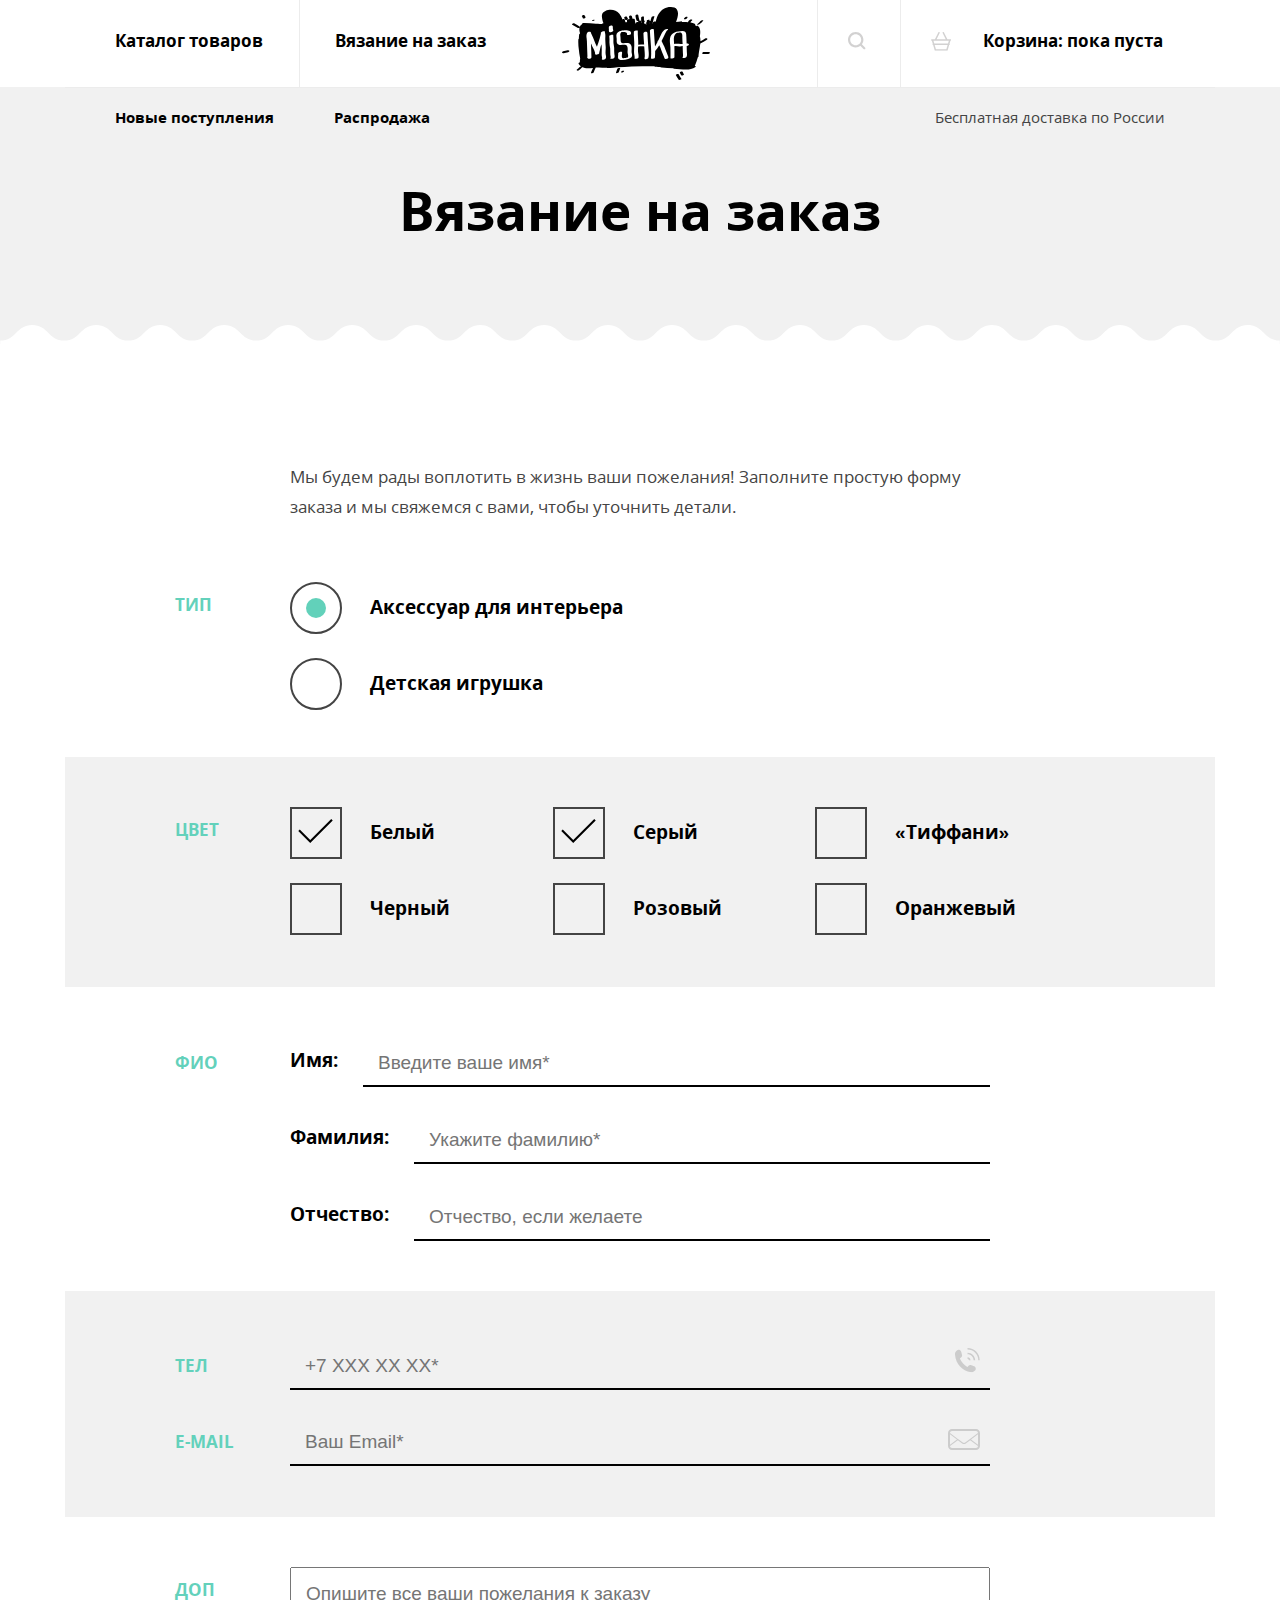
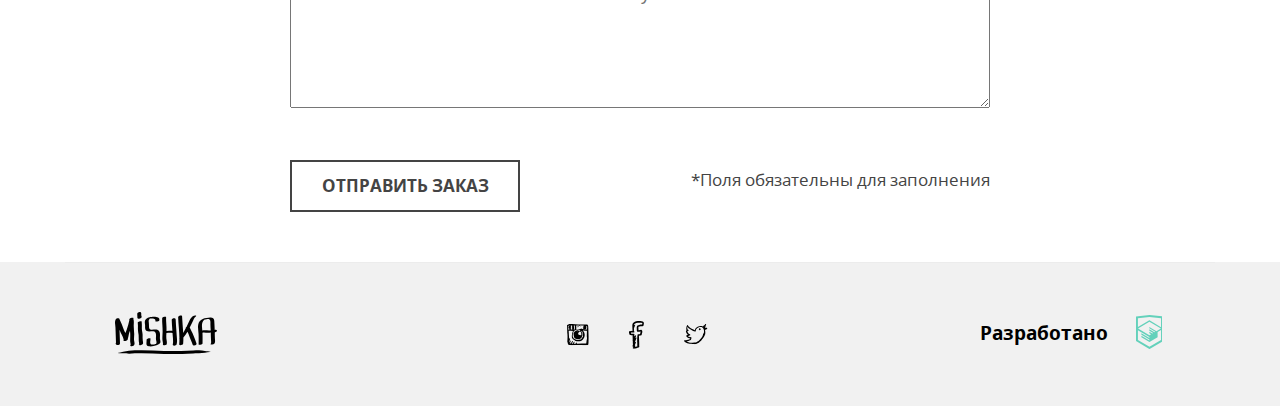
<file: mishka/form.html>
<!DOCTYPE html>
<html lang="ru">
<head>
  <meta charset="utf-8">
  <meta name="viewport" content="width=device-width,initial-scale=1">
  <title>HTML Academy: Мишка</title>
  <link rel="stylesheet" href="css/style.min.css">
  <script>
    // Picture element HTML5 shiv
    document.createElement( "picture" );
  </script>
  <script src="js/picturefill.min.js" async></script>
</head>
<body>
<svg style="display:none">
  <symbol version="1.1" id="icon-search" xmlns="http://www.w3.org/2000/svg" xmlns:xlink="http://www.w3.org/1999/xlink" x="0px" y="0px" width="17.6px" height="17.6px" viewBox="-0.8 -0.8 17.6 17.6" enable-background="new -0.8 -0.8 17.6 17.6" xml:space="preserve">
    <path d="M16.47,14.93l-3.415-3.415C14.02,10.226,14.6,8.634,14.6,6.899c0-4.253-3.447-7.699-7.7-7.699 S-0.8,2.646-0.8,6.899s3.446,7.7,7.699,7.7c1.734,0,3.326-0.58,4.613-1.546l3.417,3.416c0.203,0.202,0.418,0.33,0.771,0.33 c0.607,0,1.1-0.492,1.1-1.1C16.8,15.459,16.739,15.2,16.47,14.93z M1.399,6.899c0-3.038,2.462-5.5,5.5-5.5s5.5,2.462,5.5,5.5 s-2.462,5.5-5.5,5.5S1.399,9.938,1.399,6.899z"/>
  </symbol>
  <symbol version="1.1" id="icon-cart" xmlns="http://www.w3.org/2000/svg" xmlns:xlink="http://www.w3.org/1999/xlink" x="0px" y="0px" width="20.294px" height="18.849px" viewBox="264.205 370.961 20.294 18.849" enable-background="new 264.205 370.961 20.294 18.849" xml:space="preserve">
    <path d="M283.75,378.19h-3.151l-3.407-6.814c-0.185-0.37-0.634-0.52-1.006-0.335 c-0.371,0.186-0.521,0.636-0.335,1.006l3.071,6.143h-9.138l3.072-6.143c0.185-0.371,0.035-0.821-0.335-1.006 c-0.37-0.185-0.821-0.035-1.006,0.335l-3.407,6.814h-3.151c-0.414,0-0.75,0.336-0.75,0.75s0.336,0.75,0.75,0.75h0.157l0.855,2.991 c-0.187,0.137-0.316,0.347-0.316,0.595c0,0.396,0.309,0.71,0.697,0.739l1.656,5.795h12.697l1.656-5.795 c0.388-0.028,0.698-0.344,0.698-0.739c0-0.249-0.129-0.459-0.316-0.596l0.854-2.991h0.157c0.414,0,0.75-0.336,0.75-0.75 S284.164,378.19,283.75,378.19z M279.569,388.311h-10.433l-1.224-4.284h12.881L279.569,388.311z M281.222,382.526h-13.739 l-0.81-2.836h15.359L281.222,382.526z"/>
  </symbol>
  <symbol version="1.1" id="icon-video" xmlns="http://www.w3.org/2000/svg" xmlns:xlink="http://www.w3.org/1999/xlink" x="0px" y="0px" width="32px" height="32px" viewBox="0 0 32 32" enable-background="new 0 0 32 32" xml:space="preserve">
    <g transform="translate(0 192)">
      <path d="M26-177l6-4v16l-6-4V-177z M24-177v8c0,2.209-1.791,4-4,4H4c-2.209,0-4-1.791-4-4v-8c0-2.209,1.791-4,4-4h10 c0-1.105,0.895-2,2-2v-2H5c-0.553,0-1-0.447-1-1s0.447-1,1-1h12c0.553,0,1,0.447,1,1v3c1.105,0,2,0.895,2,2 C22.209-181,24-179.209,24-177z M12-177H4v8h8V-177z M20-176c0-0.553-0.447-1-1-1h-4c-0.553,0-1,0.447-1,1s0.447,1,1,1h4 C19.553-175,20-175.447,20-176z"/>
    </g>
  </symbol>
  <symbol version="1.1" id="icon-play" xmlns="http://www.w3.org/2000/svg" xmlns:xlink="http://www.w3.org/1999/xlink" x="0px" y="0px" width="100.678px" height="76.891px" viewBox="247.3 382.56 100.678 76.891" enable-background="new 247.3 382.56 100.678 76.891" xml:space="preserve">
    <g>
      <g>
        <path fill="#63d1bb" d="M344.255,400.708c0,0-0.92-7.008-3.785-10.078c-3.632-4.041-7.674-4.066-9.541-4.297 c-13.326-1.023-33.303-1.023-33.303-1.023h-0.051c0,0-19.978,0-33.304,1.023c-1.867,0.23-5.908,0.256-9.54,4.297 c-2.84,3.096-3.786,10.078-3.786,10.078s-0.896,8.211-0.896,16.422v7.699c0,8.21,0.947,16.421,0.947,16.421 s0.921,7.009,3.785,10.078c3.632,4.041,8.364,3.913,10.487,4.349c7.622,0.767,32.356,1.022,32.356,1.022 s20.003-0.025,33.329-1.048c1.867-0.23,5.908-0.256,9.54-4.298c2.84-3.069,3.786-10.078,3.786-10.078s0.946-8.21,0.946-16.421 v-7.699C345.202,408.919,344.255,400.708,344.255,400.708z"/>
        <path fill="#FFFFFF" d="M297.614,459.449h-0.016c-1.015-0.011-24.946-0.266-32.604-1.037l-0.14-0.014l-0.137-0.028 c-0.271-0.056-0.668-0.107-1.126-0.167c-2.503-0.328-7.159-0.938-10.839-5.019c-3.354-3.616-4.377-10.771-4.483-11.576 l-0.005-0.043c-0.039-0.342-0.965-8.463-0.965-16.736v-7.699c0-8.266,0.875-16.378,0.912-16.72l0.009-0.071 c0.108-0.802,1.155-7.928,4.474-11.557c3.996-4.439,8.531-4.899,10.712-5.121c0.192-0.02,0.37-0.037,0.529-0.058l0.126-0.013 c13.277-1.019,33.312-1.031,33.514-1.031h0.051c0.201,0,20.236,0.013,33.514,1.031l0.126,0.013 c0.159,0.021,0.337,0.038,0.529,0.058c2.179,0.221,6.71,0.682,10.704,5.112c3.354,3.616,4.377,10.771,4.483,11.577l0.005,0.043 c0.039,0.342,0.965,8.459,0.99,16.753v7.708c0,8.273-0.926,16.395-0.965,16.736l-0.007,0.053 c-0.108,0.805-1.156,7.953-4.478,11.562c-3.994,4.435-8.527,4.896-10.707,5.117c-0.193,0.02-0.371,0.037-0.53,0.057l-0.126,0.013 c-13.276,1.02-33.334,1.057-33.535,1.058L297.614,459.449L297.614,459.449z M265.67,452.952 c7.477,0.729,31.216,0.989,31.968,0.997c0.657-0.001,20.135-0.049,33.047-1.036c0.178-0.021,0.371-0.041,0.58-0.062 c1.836-0.186,4.608-0.468,7.186-3.335l0.026-0.029c1.825-1.974,2.853-6.928,3.075-8.552c0.059-0.514,0.926-8.358,0.926-16.08 v-7.699c-0.023-7.76-0.896-15.627-0.951-16.109c-0.32-2.382-1.434-6.789-3.066-8.539l-0.035-0.038 c-2.577-2.868-5.351-3.149-7.186-3.336c-0.209-0.021-0.402-0.041-0.58-0.062c-13.066-0.998-32.834-1.011-33.033-1.011h-0.051 c-0.198,0-19.967,0.013-33.033,1.011c-0.177,0.021-0.371,0.041-0.58,0.062c-1.835,0.187-4.607,0.468-7.186,3.336l-0.019,0.021 c-1.828,1.993-2.855,6.924-3.082,8.552c-0.062,0.591-0.875,8.399-0.875,16.089v7.699c0,7.749,0.871,15.598,0.926,16.083 c0.32,2.381,1.433,6.789,3.066,8.539l0.035,0.039c2.322,2.584,5.303,2.975,7.479,3.259 C264.788,452.812,265.246,452.872,265.67,452.952z"/>
      </g>
    </g>
    <g>
      <polygon fill="#FFFFFF" points="285.733,403.138 285.733,438.846 315.48,420.992 	"/>
    </g>
  </symbol>
  <symbol version="1.1" id="logo-htmlacademy" xmlns="http://www.w3.org/2000/svg" xmlns:xlink="http://www.w3.org/1999/xlink" x="0px" y="0px" width="26.943px" height="34.09px" viewBox="0 0 26.943 34.09" enable-background="new 0 0 26.943 34.09" xml:space="preserve">
    <path d="M13.62,0.017L13.472,0L0,1.412v24.661l13.473,8.017l13.43-7.99l0.042-0.025V1.412L13.62,0.017z M25.019,12.127L13.495,5.334 L13.494,5.23l-0.087,0.05l-0.088-0.056v0.109L1.925,12.118V3.147l11.548-1.212l11.547,1.212V12.127z M13.405,6.787L24.923,13.5 l-4.479,2.64l-7.093-4.221l-0.014,1.415l5.904,3.513l-0.86,0.507l-5.03-2.992l-0.014,1.415l3.827,2.275l-0.782,0.523l-3.031-1.787 l-0.014,1.413l1.853,1.091l-1.8,1.081L2.034,13.622L13.405,6.787z M1.925,15.127l11.411,6.791l0.016,1.044L5.41,18.234L5.395,19.65 l7.979,4.795l0.018,1.076l-7.973-4.74l-0.013,1.414l8.021,4.822l0.046,0.025l8.143-4.872l-0.011-5.177l3.415-2.036v10.021 L13.472,31.85L1.925,24.979V15.127z"/>
  </symbol>
  <symbol version="1.1" id="icon-insta" xmlns="http://www.w3.org/2000/svg" xmlns:xlink="http://www.w3.org/1999/xlink" x="0px" y="0px" width="21.769px" height="21.334px" viewBox="53.115 53.19 21.769 21.334" enable-background="new 53.115 53.19 21.769 21.334" xml:space="preserve">
    <g id="instagram">
      <g>
        <path d="M74.881,65.336c-0.013-2.395-0.344-4.788-0.303-7.135c-0.023-0.788-0.086-1.535-0.152-2.278 c-0.105-0.3-0.111-0.699-0.152-1.062c-0.26-0.17-0.222-0.64-0.456-0.835c-0.423-0.233-1.201-0.114-1.744-0.22 c-0.657-0.026-1.254-0.115-1.899-0.153c-1.936-0.101-3.973-0.076-5.996-0.076c-2.001,0-3.954-0.145-5.695-0.379h-2.202 c-0.097,0.004-0.105,0.098-0.227,0.076c-0.599,0.034-1.077,0.188-1.595,0.303c-0.21,0.119-0.421,0.235-0.683,0.304 c-0.136,0.192-0.513,0.145-0.607,0.379c-0.186,0.212,0.185,0.451,0,0.607v0.911c0.173,0.13,0.027,0.58,0.075,0.835v0.987 c-0.017,1.281,0.134,2.397,0.076,3.72c0.467,2.762,0.374,6.537,0.076,9.413c0.155,0.579,0.363,1.105,0.455,1.746 c0.256,0.479,0.335,1.133,0.683,1.52c0.502,0.206,1.233,0.186,1.898,0.229c0.383,0.098,0.667,0.293,1.14,0.30 c2.843-0.21,5.496-0.154,8.427-0.229c2.704,0.24,5.802,0.188,8.275-0.228c0.195-0.134,0.128-0.529,0.228-0.76 c-0.056-0.385,0.207-0.449,0.228-0.759C74.862,70.157,74.895,67.763,74.881,65.336z M61.899,59.111 c0.757-0.153,1.48-0.341,2.429-0.304c0.71,0.076,1.287,0.283,1.897,0.456c0.116,0.184-0.243,0.547,0.153,0.684v0.076 c0.059,0.017,0.149,0.002,0.151,0.076c0.445,0.035,0.794,0.167,1.063,0.379c0.45,0.055,0.536,0.476,1.138,0.3 c-0.091,0.213-0.084,0.524-0.075,0.835c0.324,1.183,0.475,2.81,0.303,4.252c-0.164,0.163-0.215,0.442-0.303,0.683 c-0.311,0.322-0.481,0.785-0.836,1.062c-0.095,0.236-0.25,0.408-0.454,0.533c-0.116,0.213-0.206,0.452-0.457,0.53 c-0.298,0.163-0.577,0.011-0.834-0.076c-0.446,0.162-0.904,0.312-1.215,0.607c-0.816-0.096-1.648-0.175-2.43-0.304 c-0.242-0.139-0.487-0.273-0.835-0.305c-0.227-0.204-0.496-0.364-0.836-0.455c-0.101-0.127-0.337-0.118-0.455-0.229 c-0.198-0.029-0.229-0.227-0.456-0.229c-0.118-0.412-0.443-0.618-0.532-1.062c-0.226-0.331-0.308-0.805-0.455-1.215 c-0.043-1.434,0.091-2.692,0.379-3.796c0.346-0.591,0.779-1.094,1.138-1.67c0.249,0.021,0.365-0.09,0.38-0.304 c0.306,0.053,0.434-0.072,0.684-0.075C61.698,59.568,61.71,59.251,61.899,59.111z M60.229,56.378 c-0.117-0.263-0.066-0.691-0.075-1.062c-0.007-0.285,0.278-0.279,0.304-0.532c-0.003-0.074-0.093-0.059-0.152-0.076 c0.126-0.146,0.701-0.097,0.834,0c0.132,0.537-0.354,0.455-0.531,0.684c0.011,0.167,0.322,0.032,0.456,0.076 c0.029,0.854-0.059,1.496,0,2.202h-0.456c-0.007,0.234,0.229,0.226,0.456,0.228c-0.059,0.286,0.092,0.363,0.075,0.607 c-0.226,0.153-0.716,0.042-1.062,0.075C59.975,57.986,60.313,57.205,60.229,56.378z M59.546,54.784 c0.088-0.013,0.134,0.016,0.151,0.076c0.179,0.253,0.01,0.683-0.076,0.911C59.448,55.592,59.595,55.089,59.546,54.784z M59.698,56.606c-0.132-0.069-0.168-0.237-0.152-0.456C59.678,56.221,59.713,56.388,59.698,56.606z M59.698,57.973 c-0.058,0.139-0.082-0.045-0.076-0.152C59.68,57.682,59.703,57.866,59.698,57.973z M59.546,58.201 c0.175-0.024,0.084,0.219,0.228,0.227c-0.009,0.193-0.283,0.179-0.38,0.077C59.433,58.393,59.507,58.312,59.546,58.201z M57.192,56.985c0.006-0.108,0.013-0.214-0.076-0.228c-0.073-0.733,0.13-1.415,0-1.973c0.25-0.155,0.769-0.042,1.139-0.077v1.139 c-0.088,0.064-0.203,0.101-0.379,0.077c-0.054,0.28,0.324,0.131,0.379,0.304c0.008,0.853-0.056,1.777,0.152,2.429 c-0.565-0.059-0.906,0.107-1.442,0.076c0.097-0.612-0.019-1.435,0.531-1.594C57.484,56.997,57.239,57.091,57.192,56.985z M56.661,56.985c-0.204,0.021-0.217-0.534-0.077-0.607C56.912,56.384,56.833,56.879,56.661,56.985z M56.509,57.973 c0.077-0.312,0.034-0.304,0.075-0.683C56.812,57.303,56.844,58.06,56.509,57.973z M56.737,55.923 c-0.263,0.054-0.273-0.266-0.153-0.38C56.847,55.49,56.856,55.81,56.737,55.923z M56.737,54.784 c0.033,0.159-0.052,0.201-0.076,0.304c-0.176,0.023-0.084-0.219-0.229-0.229C56.457,54.757,56.623,54.797,56.737,54.784z M56.509,58.505c0.148-0.031,0.11,0.345-0.076,0.227C56.473,58.67,56.512,58.608,56.509,58.505z M55.825,54.784 c0.029,0.259-0.438,0.32-0.379,0H55.825z M54.838,54.86c-0.034,0.219-0.326,0.179-0.379,0.379 C54.245,55.069,54.543,54.771,54.838,54.86z M54.383,55.619c0.226-0.205,0.451-0.41,0.684-0.607 c-0.021-0.123,0.071-0.131,0.076-0.228h0.229c0.102,0.381-0.261,0.296-0.305,0.531c0.021,0.122-0.072,0.131-0.075,0.227 c0.02,0.335,0.121,0.588,0.075,0.988c-0.27,0.008-0.276,0.28-0.607,0.227C54.482,56.329,54.325,56.083,54.383,55.619z M54.459,58.884V57.29c0.195-0.185,0.396-0.364,0.607-0.532c0.295,0.489,0.179,1.392,0.455,1.897 C55.246,58.812,54.771,58.766,54.459,58.884z M72.68,69.968c-0.109,0.954-0.158,1.968-0.379,2.809 c-2.89,0.123-6.02,0.005-8.883,0.153c-0.199,0.045-0.273-0.031-0.229-0.229c-0.253,0-0.258,0.247-0.531,0.229 c0.201-0.336,0.438-0.898,0.151-1.291c-0.797,0.013-0.797,0.821-1.138,1.291c-0.686-0.053-1.137,0.127-1.823,0.075 c0.18-0.705,0.75-1.021,0.911-1.745c-0.395-0.55-0.989,0.138-1.214,0.455c-0.204,0.48-0.557,0.81-0.76,1.29H57.8 c0.238-0.469,0.489-0.926,0.759-1.366c0.171-0.512,0.625-0.741,0.683-1.367c-0.157-0.28-0.42-0.029-0.683,0 c-0.123,0.182-0.272,0.335-0.38,0.531c-0.232,0.376-0.501,0.714-0.684,1.14c-0.181,0.208-0.335,0.003-0.53,0.227 c-0.389,0.271-0.581,0.736-0.988,0.987c-0.174-0.06,0.039-0.356,0.153-0.38c0.045-0.181-0.096-0.55,0.075-0.607 c0.063-0.366,0.212-0.647,0.379-0.91c0.119-0.742,0.521-1.199,0.684-1.898c-0.559,0.099-0.674,0.643-0.988,0.987 c-0.212,0.445-0.542,0.772-0.683,1.291c-0.174-0.131-0.028-0.58-0.076-0.836c0.122-0.586,0.298-1.119,0.38-1.746 c0.133-0.22,0.173-0.535,0.228-0.834c0.168-0.209,0.046-0.61-0.077-0.761c-0.226,0.027-0.374,0.133-0.455,0.304 c-0.192-0.032-0.193,0.506-0.304,0.304c-0.045-2.587-0.451-4.812-0.456-7.438c0.026-0.331-0.183-0.424-0.228-0.685 c1.629,0.028,3.121,0.091,4.783,0.229c-0.089,0.139-0.199,0.257-0.304,0.379c-0.144,0.07-0.226,0.173-0.378,0.304 c-0.604,1.653-0.975,3.984-0.607,6.15c0.229,0.58,0.589,1.029,0.986,1.441c0.907,0.485,1.635,1.149,2.506,1.671 c1.701,0.361,3.84,0.369,5.541,0c0.236-0.12,0.484-0.226,0.685-0.38c1.364-1.242,2.753-2.459,2.961-4.859v-1.367 c-0.197-1.598-0.688-2.905-1.747-3.644c0.331-0.22,1.099,0.043,1.67,0.076c0.223,0.013,0.447,0.014,0.684,0 c0.408-0.024,0.928-0.055,1.443,0c0.144,0.187,0.113,0.544,0.228,0.76c-0.062,1.684-0.192,3.3-0.152,5.087 c0.103,0.454,0.127,0.986,0.229,1.441C73.046,68.209,72.9,69.126,72.68,69.968z M73.059,58.808 c-0.639-0.12-1.232-0.284-1.897-0.379c0.072-0.333,0.799-0.01,0.987-0.228c0.385-0.223,0.295-0.92,0.304-1.51 c0.032-0.348,0.114-0.644,0.076-1.063c-0.401-0.951-1.783-0.421-2.886-0.455c-0.225,0.718-0.47,1.8-0.304,2.657 c0.169,0.49,1.024,0.292,1.519,0.456c-0.14,0.332-0.688,0.057-0.987,0.076c-0.296-0.083-0.707-0.052-0.986-0.151 c-2.285,0.078-4.284,0.004-6.529,0.151c0.117-1.248,0.063-2.465-0.076-3.645h3.112c-0.344,0.364-0.912,0.507-1.29,0.835 c-0.44,0.244-0.861,0.505-1.139,0.911c0.249,0.134,0.535-0.245,0.759-0.379c0.355-0.074,0.479-0.381,0.835-0.455 c0.423-0.438,1.096-0.625,1.67-0.912c0.378-0.022,0.697,0.013,0.987,0.077c1.283,0.007,2.456,0.126,3.796,0.076 c0.614,0.145,1.45,0.069,1.974,0.304c0.107,0.298,0.231,0.579,0.305,0.911C73.297,57.071,73.14,57.901,73.059,58.808z M67.214,55.088C67.324,55.041,67.205,54.996,67.214,55.088L67.214,55.088z M67.214,55.088c-0.529,0.154-1.019,0.348-1.367,0.682 C66.331,55.572,66.906,55.464,67.214,55.088z M68.276,55.695C68.387,55.648,68.269,55.604,68.276,55.695L68.276,55.695z M66.53,56.606c0.727-0.158,1.181-0.591,1.746-0.911c-0.437,0.019-0.592,0.32-0.987,0.379 C67.074,56.291,66.689,56.334,66.53,56.606z M65.847,55.771C65.736,55.818,65.854,55.863,65.847,55.771L65.847,55.771z M65.164,56.378C65.274,56.332,65.156,56.286,65.164,56.378L65.164,56.378z M65.089,56.454c0.063,0.014,0.07-0.03,0.075-0.076 C65.1,56.364,65.092,56.408,65.089,56.454z M65.012,56.53c0.064,0.014,0.072-0.03,0.077-0.076 C65.022,56.441,65.017,56.483,65.012,56.53z M64.178,57.138c0.346-0.134,0.613-0.348,0.834-0.607 C64.664,56.664,64.397,56.878,64.178,57.138z M66.454,58.125c0.533-0.049,0.749-0.416,1.215-0.531 c0.284-0.298,0.784-0.381,0.987-0.76c-0.56,0.023-0.766,0.399-1.216,0.531C67.156,57.662,66.689,57.778,66.454,58.125z M64.178,57.138C63.861,57.064,64.162,57.365,64.178,57.138L64.178,57.138z M63.645,57.517c0.021,0.021,0.115-0.037,0.076-0.077 C63.7,57.42,63.605,57.478,63.645,57.517z M66.454,58.125C66.344,58.172,66.461,58.216,66.454,58.125L66.454,58.125z M65.314,59.946c-0.223-0.231-0.676-0.233-0.986-0.379c-0.697-0.038-1.223,0.093-1.746,0.229c-0.304,0.151-0.607,0.304-0.91,0.454 c-0.266,0.166-0.444,0.417-0.76,0.532c-0.205,0.225-0.352,0.51-0.684,0.607c-0.004,0.223-0.173,0.281-0.304,0.379 c-0.089,0.115-0.094,0.312-0.227,0.381c-0.007,0.12,0.036,0.29-0.076,0.303c0.108,1.512,0.291,2.948,0.683,4.177 c0.287,0.623,0.975,0.846,1.442,1.29c0.589,0.297,1.328,0.444,2.126,0.531c0.277-0.052,0.553-0.105,0.911-0.076 c1.209-0.209,2.098-0.736,2.81-1.441c0.1-0.281,0.252-0.508,0.455-0.684c-0.254-0.671,0.293-1.098,0.455-1.59 c0.002-1.344-0.201-2.48-0.607-3.415c-0.256-0.579-0.92-0.751-1.366-1.139c-0.059-0.018-0.15-0.003-0.151-0.077 C66.11,59.892,65.646,59.789,65.314,59.946z M61.899,64.273c-0.113-0.063-0.109-0.244-0.152-0.379 C62.003,63.816,61.865,64.131,61.899,64.273z M61.975,64.578c0.041-0.117,0.079-0.006,0.076,0.075 C62.011,64.771,61.972,64.658,61.975,64.578z M62.431,62.527c0.015-0.086,0.075-0.042,0.075,0 C62.492,62.614,62.431,62.57,62.431,62.527z M64.101,60.402c-0.203,0.258,0.041,0.576,0.077,0.836 C63.873,61.199,63.604,60.351,64.101,60.402z M64.48,64.35c-0.04-0.038,0.055-0.097,0.076-0.076 C64.596,64.312,64.502,64.371,64.48,64.35z M65.239,67.234c0.034-0.109,0.066,0.008,0.152,0 C65.373,67.331,65.241,67.311,65.239,67.234z M67.44,64.653c-0.233-0.057-0.145,0.208-0.379,0.152 c0.069-0.159,0.118-0.338,0.229-0.455C67.424,64.369,67.462,64.48,67.44,64.653z M66.303,60.857 c0.211,0.119,0.441,0.217,0.606,0.381c0.085,0.219,0.243,0.363,0.38,0.529c0.058,0.778,0.179,1.492,0.151,2.354 c-0.257,0.099-0.438,0.271-0.683,0.381c-0.78-0.006-1.358-0.212-1.897-0.456c-0.171-0.259-0.355-0.505-0.532-0.759v-1.062 c0.17-0.185,0.319-0.391,0.456-0.607c0.228-0.127,0.508-0.201,0.454-0.607c-0.038-0.062-0.078-0.124-0.075-0.229 c0.158,0.045,0.245,0.159,0.379,0.229C65.865,61.028,65.952,60.811,66.303,60.857z"/>
        </g>
      </g>
  </symbol>
  <symbol version="1.1" id="icon-fb" xmlns="http://www.w3.org/2000/svg" xmlns:xlink="http://www.w3.org/1999/xlink" x="0px" y="0px" width="14.962px" height="27.718px" viewBox="56.519 49.996 14.962 27.718" enable-background="new 56.519 49.996 14.962 27.718" xml:space="preserve">
    <g id="facebook">
      <g>
        <path d="M68.181,55.188c1.026,0.029,1.993,0,2.681-0.3c0.391-0.818,0.556-1.854,0.619-2.989 c-0.19-0.015-0.062-0.337-0.207-0.399c-0.029-0.202-0.278-0.195-0.309-0.398c-0.277-0.165-0.457-0.422-0.723-0.598 c-0.727-0.162-1.44-0.335-2.164-0.499c-0.849,0.044-1.895-0.103-2.58,0.1c-2.619-0.04-3.997,1.12-5.259,2.392 c-0.023,0.078-0.003,0.197-0.105,0.199c-0.574,1.587-0.125,3.621-0.204,5.581c0.099,0.436,0.107,0.958,0.204,1.395 c-0.998,0.296-2.212,0.387-3.402,0.499c-0.317,0.324-0.178,1.089-0.206,1.693c0.085,0.583,0.278,1.06,0.413,1.595 c0.211,0.193,0.596,0.396,0.825,0.498c0.065,0.029,0.071,0.082,0.103,0.1c0.506,0.268,1.451,0.008,2.268,0.1 c-0.136,1.978,0.256,3.915,0,5.68c0.007,0.327,0.295,0.382,0.208,0.798c-0.001,0.963-0.067,1.99,0.208,2.69 c-0.287,0.455-0.497,0.982-0.415,1.794c0.122,0.016,0.114,0.157,0.105,0.299c-0.075,0.47,0.643,0.175,0.515,0.698 c0.162,0.456-0.428,0.184-0.413,0.498v0.896c0.53,0.285,1.462,0.182,2.268,0.199c0.908-0.419,2.188-0.479,2.785-1.196 c0.459,0.235,0.916-0.014,1.238-0.199c-0.018-0.315,0.273-0.333,0.205-0.698c-0.004-0.328-0.173-0.496-0.103-0.896V71.83 c-0.206-2.293-0.048-4.938-0.309-7.176c0.888-0.105,1.917-0.075,2.578-0.398c0.357-0.451,0.377-1.23,0.516-1.895 c0.177-0.226,0.221-0.583,0.206-0.996c0.19-0.213,0.068-0.729,0.104-1.096c-0.141-0.595-0.168-1.3-0.825-1.39 c-0.884-0.235-2.043,0.595-2.991,0.299c0.049-1.134-0.293-2.342,0-3.388C66.761,55.609,67.461,55.39,68.181,55.188z M64.363,59.971c0.117,0.254,0.254,0.486,0.414,0.698c0.079,0.022,0.203,0.003,0.205,0.101c1.192,0.056,2.199-0.069,3.096-0.299 c0,0.998-0.271,1.733-0.518,2.492c-0.662,0.045-1.467,0.3-1.958,0.198c-0.276,0.165-0.372,0.506-0.62,0.698 c-0.049,0.441,0.142,0.495,0,0.797c-0.201,0.137-0.055,0.611-0.205,0.796v1.496c0.085,0.281-0.146,0.258-0.104,0.497v3.488 c-0.085,0.281,0.146,0.258,0.104,0.498v2.989c0.063,0.271-0.132,0.791,0.103,0.896c-0.07,0.364-0.412-0.021-0.824,0.1 c-0.528,0.122-0.926,0.369-1.548,0.4c0.117-0.353,0.32-0.622,0.311-1.097c0.049-0.381-0.365-0.312-0.516-0.49 c0.193-0.644,0.562-1.117,0.722-1.793c0.197-0.515,0.714-1.298,0.31-1.794c-0.522-0.105-0.521,0.293-0.826,0.398 c-0.022,0.077-0.002,0.196-0.103,0.199c-0.023,0.077-0.003,0.196-0.103,0.199c0.01,0.12-0.151,0.062,0,0 c0.022-0.078,0.002-0.197,0.103-0.199c0.023-0.077,0.002-0.197,0.103-0.199v-0.299c0.368-0.575,0.67-1.214,0.826-1.993 c0.191-0.28,0.283-0.656,0.412-0.997c0.156-0.262,0.34-0.869,0.104-1.195c-0.517,0.033-0.796,0.295-0.93,0.697 c-0.32-0.189,0.161-0.434,0.104-0.697c0.138-0.231,0.169-0.566,0.309-0.797c0.202-0.413,0.564-1.304,0-1.596 c-0.438-0.023-0.612,0.207-0.723,0.498c-0.214,0.191-0.43,0.383-0.516,0.698c-0.373-0.07-0.143-0.727-0.206-1.097 c-0.067-0.52,0.122-0.899,0-1.195c-0.56-0.799-2.026-0.105-3.197-0.299c-0.108-0.307-0.222-0.984-0.104-1.195 c1.045-0.088,2.479,0.201,3.197-0.199c0.024-0.078,0.003-0.197,0.104-0.199c0.094-0.723-0.271-1-0.515-1.396 c0.232-0.806,0.04-2.02,0.104-2.989c0.233-0.141,0.328-0.414,0.515-0.598c0.112-0.955,0.673-1.476,0.722-2.49 c-0.273,0.001-0.607-0.055-0.619,0.199c-0.302-0.114-0.382,0.479-0.515,0.199c-0.112-0.541,0.246-0.626,0.309-0.997 c0.599-0.418,1.212-0.82,1.856-1.195c1.741-0.244,4.648-0.449,6.086,0.198c0.051,0.616-0.287,0.854-0.207,1.496h-1.546 c-1.092,0.24-1.987,0.672-2.991,0.997c-0.24,0.066-0.276,0.331-0.516,0.398c-0.036,0.396-0.225,0.646-0.311,0.996 C64.182,57.424,64.394,58.582,64.363,59.971z"/>
      </g>
    </g>
  </symbol>
  <symbol version="1.1" id="icon-twitter" xmlns="http://www.w3.org/2000/svg" xmlns:xlink="http://www.w3.org/1999/xlink" x="0px" y="0px" width="23.494px" height="20.168px" viewBox="52.253 53.771 23.494 20.168" enable-background="new 52.253 53.771 23.494 20.168" xml:space="preserve">
    <g id="twitter">
      <g>
        <path d="M75.706,57.855c-0.227-0.366-0.909-0.277-1.407-0.371h-1.112c0.142-0.353,0.343-0.646,0.52-0.963 c0.056-0.438,0.254-0.734,0.223-1.26c0.129-0.167,0.176-0.417,0.296-0.593c0.104-0.144,0.242-0.477,0.074-0.667 c-0.051-0.221-0.295-0.249-0.593-0.222c-0.088,0.036-0.169,0.079-0.222,0.148c-0.448,0.433-0.778,1.014-1.261,1.408 c-0.009,0.008-0.062,0-0.074,0c-0.087,0.005-0.033,0.046-0.075,0.074c-0.146,0.098-0.257,0.152-0.369,0.223 c-0.284,0.176-0.547,0.445-0.891,0.519c-0.529-0.211-1.156-0.326-1.852-0.37c-1.157,0.102-2.303,0.215-3.038,0.741 c-0.911,0.35-1.477,1.042-2.149,1.63c-0.049,0.32-0.342,0.398-0.37,0.741c-0.005,0.045-0.012,0.088-0.073,0.074 c0.043,0.241-0.051,0.345-0.074,0.519c-0.001,0.133,0.199,0.431,0,0.52c-0.822-0.12-1.485-0.63-2.149-0.964 c-0.718-0.36-1.468-0.604-2.074-1.111c-0.716-0.322-1.26-0.816-1.778-1.334c-0.208-0.312-0.542-0.496-0.667-0.89 c-0.379-0.164-0.175-0.912-0.741-0.889c-0.315-0.043-0.345,0.199-0.444,0.37c-0.07,0.227-0.361,0.232-0.371,0.519 c-0.004,0.046-0.011,0.088-0.074,0.075c-0.17,1.089-0.527,1.992-0.519,3.26c0.129,0.415,0.35,0.738,0.593,1.038 c-0.418,0.051-0.716,0.222-0.89,0.519c-0.06,1.073,0.378,1.647,0.742,2.297c0.134,0.384,0.352,0.685,0.593,0.963 c0.017,0.229,0.206,0.288,0.296,0.445c0.019,0.105,0.123,0.125,0.149,0.223c-0.04,0.105,0.289,0.18,0.073,0.221 c-0.413,0.131-1.016,0.07-1.259,0.371c-0.109,0.279-0.109,0.833,0,1.111c0.034,0.237,0.282,0.262,0.296,0.519 c0.499,0.417,1.082,0.747,1.631,1.112c0.574,0.166,1.211,0.271,1.852,0.37c-0.102,0.343-0.338,0.551-0.593,0.741 c-0.78,0.381-1.849,0.474-2.742,0.74c-0.555,0.038-0.956,0.23-1.556,0.223c-0.333,0.127-0.854,0.075-1.112,0.223 c-0.122,0.068-0.102,0.096-0.222,0.221c-0.134,0.412,0.111,0.74,0.444,0.89c-0.005,0.253,0.219,0.276,0.371,0.371 c0.089,0.183,0.254,0.29,0.445,0.37c0.544,0.468,1.268,0.759,1.927,1.112c0.83,0.183,1.648,0.376,2.52,0.519 c0.896,0.116,1.901,0.124,2.816,0.222h0.963c0.511,0.132,1.23,0.054,1.853,0.074c0.095-0.102,0.322-0.073,0.519-0.074 c0.522-0.269,1.196-0.385,1.631-0.74c0.574-0.241,0.989-0.642,1.557-0.89c0.866-0.765,1.937-1.324,2.519-2.37 c0.205-0.189,0.351-0.438,0.445-0.74c0.265-0.156,0.385-0.454,0.593-0.667c0.404-0.41,0.706-0.924,1.037-1.40 c0.319-0.496,0.576-1.054,0.89-1.556c-0.01-0.405,0.306-0.484,0.296-0.89c0.193-0.226,0.177-0.662,0.371-0.88 c-0.033-0.255,0.029-0.415,0.074-0.594c0.047-1.281-0.047-2.422-0.297-3.407c0.588-0.155,1.181-0.302,1.631-0.593 C75.418,58.93,75.891,58.533,75.706,57.855z M72.298,61.931c-0.153,0.859-0.615,1.41-1.038,2.001 c0.059,0.379-0.104,0.538-0.073,0.889c-0.158,0.312-0.287,0.652-0.371,1.037c-0.203,0.267-0.332,0.606-0.519,0.89 c-0.366,0.548-0.777,1.051-1.186,1.557c-0.378,0.56-0.912,0.965-1.334,1.481c-0.42,0.493-0.942,0.885-1.407,1.334 c-0.474,0.17-0.89,0.396-1.26,0.667c-0.232,0.09-0.463,0.18-0.667,0.296c-0.177,0.146-0.499,0.145-0.668,0.29 c-1.086,0.147-2.3,0.17-3.555,0.148c-1.031-0.105-2.115-0.159-3.039-0.371c-0.922-0.189-1.511-0.712-2.297-1.037 c0.153-0.242,0.634-0.154,0.963-0.222c0.031-0.166,0.394-0.003,0.444-0.149c0.257,0.06,0.285-0.109,0.52-0.07 c0.563-0.201,1.23-0.302,1.705-0.593c0.282-0.138,0.406-0.434,0.667-0.593c0.033-0.189,0.104-0.341,0.222-0.444 c0.047-0.275,0.201-0.441,0.148-0.815c0.111-0.21,0.299-0.343,0.296-0.667c-0.074-0.147-0.128-0.316-0.296-0.371 c-0.026-0.196-0.377-0.067-0.444-0.222c-0.255,0.032-0.416-0.029-0.593-0.075c-0.154-0.043-0.487,0.092-0.519-0.073 c-0.842-0.023-1.3-0.43-1.853-0.74c0.431-0.262,1.032-0.353,1.333-0.742c0.516-0.076,1.058-0.129,1.112-0.666 c0-0.717-0.771-0.661-1.333-0.815c-0.773-0.66-1.194-1.672-1.779-2.52c0.238-0.157,0.564-0.226,0.741-0.444 c0.454,0.058,0.54-0.251,0.667-0.52c0.019-0.488-0.333-0.605-0.593-0.815c-0.259-0.21-0.475-0.462-0.667-0.74 c-0.003-0.818-0.021-1.652,0.074-2.372c0.063-0.014,0.07,0.029,0.074,0.074c0.227,0.441,0.559,0.775,0.815,1.186 c0.532,0.357,0.925,0.853,1.556,1.112c0.452,0.413,1.108,0.621,1.557,1.038c0.601,0.263,1.158,0.57,1.704,0.889 c0.669,0.194,1.056,0.673,2.001,0.593c0.198-0.098,0.394-0.199,0.593-0.297c0.258-0.456-0.059-1.079,0.147-1.63 c0.255-0.659,0.797-1.031,1.26-1.481c0.29-0.155,0.555-0.335,0.815-0.519c0.347-0.098,0.675-0.216,0.964-0.37 c0.376-0.019,0.713-0.077,1.037-0.148h1.26c0.244,0.052,0.475,0.119,0.74,0.148c0.209,0.137,0.38,0.313,0.666,0.371 c0.789,0.693,1.271,1.696,1.409,3.039C72.175,60.934,72.35,61.323,72.298,61.931z M72.594,56.299 c-0.129,0.34-0.23,0.707-0.593,0.815c-0.017-0.105-0.122-0.125-0.147-0.222c-0.012-0.209,0.209-0.186,0.296-0.296 C72.312,56.511,72.395,56.348,72.594,56.299C72.587,56.209,72.702,56.253,72.594,56.299z M67.11,59.337 c0.163,0.135,0.284,0.31,0.519,0.371c0.101,0.221,0.314,0.327,0.594,0.37c0.047-0.15,0.346-0.049,0.37-0.222 c0.174-0.023,0.166-0.229,0.296-0.297c-0.018-0.55-0.129-1.006-0.37-1.333C67.761,57.803,66.843,58.265,67.11,59.337z"/>
      </g>
    </g>
  </symbol>
  <symbol version="1.1" id="icon-phone" xmlns="http://www.w3.org/2000/svg" xmlns:xlink="http://www.w3.org/1999/xlink" x="0px" y="0px" width="24.829px" height="24.333px" viewBox="0 0 24.829 24.333" enable-background="new 0 0 24.829 24.333" xml:space="preserve">
  <g>
    <g id="UrwUhy_2_">
      <g>
        <path d="M17.321,24.333c-0.371,0-0.744,0-1.115,0c-4.904-0.58-8.497-2.857-11.11-5.772C2.473,15.637,0.402,11.875,0,6.817 c0-0.453,0-0.906,0-1.358c0.091-0.921,0.544-1.55,1.067-2.086c0.65-0.666,1.63-1.522,2.522-1.553 c0.659-0.022,1.78,0.451,2.232,1.066c0.388,0.53,0.595,1.59,0.775,2.378c0.185,0.797,0.6,1.95,0.485,2.717 C6.905,9.177,5.317,9.684,4.85,10.553c1.551,3.721,4.089,6.456,7.472,8.345c0.847-0.465,1.595-1.864,2.767-1.892 c0.428-0.012,0.972,0.209,1.406,0.34c0.477,0.143,0.891,0.326,1.311,0.484c0.705,0.266,1.957,0.621,2.378,1.213 c0.433,0.61,0.681,1.608,0.581,2.231C20.571,22.508,18.538,23.877,17.321,24.333z"/>
      </g>
    </g>
    <path d="M12.529,1.528c5.949,0,10.771,4.822,10.771,10.771h1.529C24.829,5.507,19.323,0,12.529,0V1.528z"/>
    <path d="M12.529,9.327v1.552c0.785,0,1.421,0.636,1.421,1.42h1.553C15.502,10.657,14.172,9.327,12.529,9.327z"/>
    <path d="M12.529,6.246c3.345,0,6.056,2.71,6.056,6.054h1.588c0-4.22-3.422-7.641-7.644-7.641V6.246z"/>
  </g>
  </symbol>
  <symbol version="1.1" id="icon-mail" xmlns="http://www.w3.org/2000/svg" xmlns:xlink="http://www.w3.org/1999/xlink" x="0px" y="0px" width="32px" height="32px" viewBox="0 0 32 32" enable-background="new 0 0 32 32" xml:space="preserve">
    <path id="mail" d="M28,5H4C1.791,5,0,6.792,0,9v13c0,2.209,1.791,4,4,4h24c2.209,0,4-1.791,4-4V9 C32,6.792,30.209,5,28,5z M2,10.25l6.999,5.25L2,20.75V10.25z M30,22c0,1.104-0.898,2-2,2H4c-1.103,0-2-0.896-2-2l7.832-5.875 l4.368,3.277c0.533,0.397,1.166,0.6,1.8,0.6c0.633,0,1.266-0.201,1.799-0.6l4.369-3.277L30,22L30,22z M30,20.75l-7-5.25l7-5.25 V20.75z M17.199,18.602c-0.35,0.263-0.763,0.4-1.199,0.4s-0.851-0.139-1.2-0.4L10.665,15.5l-0.833-0.625L2,9.001V9 c0-1.103,0.897-2,2-2h24c1.102,0,2,0.897,2,2L17.199,18.602z"/>
  </symbol>
  <symbol version="1.1" id="logo-footer" xmlns="http://www.w3.org/2000/svg" xmlns:xlink="http://www.w3.org/1999/xlink" x="0px" y="0px" width="101.615px" height="34.056px" viewBox="0 0 101.615 34.056" enable-background="new 0 0 101.615 34.056" xml:space="preserve">
    <g>
      <path d="M19.135,21.495c-0.083-2.683-0.51-5.347-0.475-8.035c0.028-2.174,0.389-4.41-0.36-6.495 c0.047-0.237,0.096-0.473,0.14-0.711c0.193-1.045-3.271-0.492-3.813,0.464c-0.343,0.28-0.519,0.615-0.375,0.957 c0.037,0.086,0.069,0.174,0.102,0.261c-0.656,3.204-1.57,6.306-2.621,9.412c-0.402,1.188-0.888,2.349-1.298,3.533 c-0.582-1.104-1.169-2.194-1.643-3.377C7.418,14.071,6.18,10.602,4.505,7.298C4.695,5.77,1.301,5.93,0.632,7.33 c-0.809,1.694-0.705,3.403-0.438,5.214c0.3,2.042,0.353,4.05,0.377,6.111c0.047,3.976,0.358,7.943,0.417,11.919 c-0.354,0.395-0.461,0.881-0.091,1.375c0.162,0.216,0.361,0.382,0.571,0.549c0.904,0.724,3.5,0.107,3.496-1.271 c-0.014-4.123-0.312-8.238-0.42-12.358c-0.011-0.404-0.018-0.807-0.024-1.21c0.057,0.145,0.114,0.29,0.171,0.434 c0.64,1.604,1.31,3.163,2.185,4.654c0.868,1.478,1.303,3.064,1.803,4.677c-0.189,0.217-0.303,0.462-0.233,0.708 c-0.039,0.18,0.07,0.292,0.251,0.36c0.639,0.548,1.841,0.274,2.509-0.007c0.287-0.121,0.561-0.261,0.826-0.424 c0.345-0.212,0.883-0.679,0.729-1.159c-0.03-0.093-0.058-0.186-0.087-0.279c0.47-1.27,0.709-2.589,0.965-3.93 c0.272-1.428,0.782-2.78,1.295-4.133c0.052,0.619,0.106,1.238,0.156,1.855c0.204,2.554,0.033,5.072,0.007,7.626 c-0.008,0.847,0.054,1.633,0.219,2.461c0.068,0.343,0.367,1.808,0.281,1.887c-0.611,0.564-0.433,1.257,0.385,1.437 c0.915,0.201,2.081-0.105,2.77-0.742c1.198-1.106,0.632-2.845,0.361-4.241C18.661,26.501,19.208,23.879,19.135,21.495z"/>
      <path d="M27.499,22.17c-0.074-1.988-0.765-3.862-0.774-5.872c-0.011-2.305,0.181-4.593-0.155-6.886 c-0.106-0.725-4.056,0.1-3.917,1.05c0.309,2.11,0.197,4.229,0.159,6.354c-0.037,2.044,0.468,3.898,0.73,5.904 c0.269,2.054-0.084,4.157,0.149,6.213c0.109,0.962,0.75,2.743,0.089,3.58c-0.42,0.532,1.469,0.342,1.553,0.326 c0.769-0.142,1.793-0.392,2.304-1.038c0.653-0.828,0.196-2.426,0.053-3.357C27.374,26.385,27.576,24.249,27.499,22.17z"/>
      <path d="M43.828,18.851c-2.062-2.784-5.889-0.78-8.561-1.54c-1.377-0.392-1.395-2.271-1.392-3.396 c0.004-1.426-0.114-2.732-0.273-4.146c-0.119-1.052-0.024-2.121,0.746-2.904c0.142-0.144,0.859-0.336,0.81-0.339 c0.354-0.061,0.676-0.076,1.067-0.093c1.549-0.066,4.613,0.232,4.019,2.483c-0.266,1.01,3.596,0.431,3.877-0.637 c1.213-4.598-7.284-3.714-9.686-3.078C32.225,5.789,29.787,7.047,29.66,9.6c-0.061,1.219,0.273,2.379,0.325,3.587 c0.061,1.39-0.198,2.776,0.289,4.118c1.082,2.982,5.52,1.576,7.778,1.745c3.845,0.287,2.697,5.469,2.748,7.883 c0.027,1.288,1.181,3.429,0.211,4.507c-0.595,0.662-1.982,0.699-2.792,0.768c-0.813,0.068-2.201,0.312-2.742-0.461 c-0.993-1.418,0.091-3.799-0.121-5.425c-0.121-0.924-4.066-0.095-3.917,1.05c0.342,2.627-1.399,6.145,2.402,6.596 c2.441,0.289,5.191-0.161,7.5-0.928c1.196-0.396,2.307-0.942,3.243-1.793c1.035-0.941,0.694-2.348,0.417-3.547 C44.324,24.782,45.732,21.421,43.828,18.851z"/>
      <path d="M61.155,18.662c-0.122-3.777-0.69-7.513-0.706-11.297c-0.008-1.971-3.963-1.305-3.957,0.343 c0.015,3.608,0.497,7.167,0.682,10.764c0.004,0.074,0.008,0.147,0.013,0.221c-1.949-0.018-3.899,0.177-5.853,0.246 c0.201-4.633-0.611-9.227-0.435-13.857c0.022-0.582-3.874-0.09-3.917,1.049c-0.171,4.475,0.587,8.915,0.453,13.392 c-0.064,2.136-0.245,4.264-0.259,6.402c-0.007,1.095,0.171,2.183,0.329,3.263c0.146,0.999,0.484,2.331,0.182,3.318 c-0.237,0.772,3.561,0.29,3.862-0.694c0.544-1.778-0.222-4.039-0.405-5.839c-0.175-1.725-0.039-3.499,0.083-5.248 c2.03-0.13,4.059-0.297,6.08-0.012c0.09,1.378,0.196,2.754,0.322,4.134c0.105,1.157,0.179,2.313,0.196,3.475 c0.015,1.019,0.142,2.496-0.221,3.461c-0.773,2.057,3.15,1.889,3.723,0.364c0.703-1.87,0.502-4.199,0.383-6.164 C61.562,23.54,61.233,21.109,61.155,18.662z"/>
      <path d="M78.087,23.136c-0.939-2.758-2.373-5.177-3.616-7.797c1.001-1.949,2.018-3.898,2.932-5.888 c0.831-1.808,1.446-3.819,3.08-5.092c0.574-0.447,0.55-0.896-0.255-0.951c-0.875-0.061-2.064,0.192-2.77,0.742 c-1.485,1.158-2.427,2.563-3.201,4.268c-0.932,2.051-1.896,4.063-2.914,6.075c-0.074,0.147-0.149,0.295-0.224,0.443 c-0.49,0.315-0.785,0.762-0.639,1.266c-0.792,1.563-1.6,3.117-2.499,4.61c-0.299-5.534-0.955-11.061-1.15-16.6 c-0.045-1.27-3.971-0.479-3.917,1.049c0.243,6.868,1.219,13.719,1.286,20.587c-0.016,0.017-0.031,0.034-0.047,0.051 c-0.301,0.308-0.19,0.494,0.051,0.602c0.002,1.75-0.059,3.501-0.209,5.254c-0.472,0.745,0.463,1.139,1.084,1.139 c0.032,0,0.064,0,0.096,0c0.739,0,2.626-0.35,2.718-1.364c0.191-2.1,0.251-4.196,0.232-6.291c1.59-1.715,2.89-3.63,4.055-5.635 c0.759,1.48,1.482,2.972,1.989,4.582c0.861,2.741,2.299,5.261,3.131,8.014c0.544,1.806,4.457,0.738,3.917-1.049 C80.388,28.398,79.013,25.854,78.087,23.136z"/>
      <path d="M101.59,18.501c-0.21-0.832-1.372-0.849-2.271-0.77c-0.012-0.335-0.02-0.671-0.036-1.006 c-0.125-2.661-0.165-5.379-0.392-8.032c-0.209-2.458-1.585-3.337-3.972-3.247c-2.416,0.092-5.229,0.527-7.482,1.403 c-2.607,1.014-4.058,2.935-4.559,5.681c-0.549,3.014,0.24,6.219,0.373,9.246c0.154,3.503,0.066,7.014,0.062,10.519 c0,0.573,3.916,0.031,3.917-1.049c0.003-2.776,0.042-5.551,0-8.327c-0.013-0.818-0.051-1.632-0.102-2.444 c1.369-0.593,3.687,0.012,5.05,0.141c1.107,0.104,2.169-0.166,3.244-0.292c0.021,2.312,0.107,4.635,0.202,6.944 c0.049,1.184,0.477,3.53-0.354,4.511c-0.437,0.516,1.48,0.343,1.555,0.33c0.793-0.146,1.761-0.401,2.303-1.041 c0.949-1.12,0.456-3.79,0.401-5.126c-0.078-1.91-0.102-3.824-0.141-5.737C100.542,20.058,101.805,19.351,101.59,18.501z M86.972,18.351c-0.103-1.245-0.217-2.49-0.303-3.743c-0.16-2.331,0.117-5.583,2.29-6.999c0.58-0.379,1.675-0.315,2.354-0.438 c0.97-0.176,1.956-0.389,2.829,0.19c1.21,0.802,0.912,3.657,0.911,4.869c-0.003,2.005,0.207,4.001,0.31,6.003 c-0.552,0.055-1.111,0.089-1.683,0.076C91.394,18.256,89.136,17.896,86.972,18.351z"/>
      <path d="M24.108,6.7c0.521-0.05,1.045-0.226,1.477-0.524c0.085-0.072,0.171-0.144,0.256-0.216c0.52-0.335,0.972-0.827,0.728-1.361 c-0.504-1.105-0.423-2.231-0.416-3.414c0.006-0.958-0.963-1.246-1.781-1.174c-0.723,0.063-2.168,0.581-2.175,1.52 c-0.006,0.993-0.071,2.016,0.109,2.992c-0.047,0.113-0.074,0.239-0.104,0.355c-0.055,0.212,0.016,0.42,0.142,0.59 c0,0.045,0.002,0.089,0.002,0.134c0.005,0.112,0.01,0.224,0.015,0.335c0.073,0.232,0.216,0.409,0.429,0.53 C23.178,6.7,23.668,6.742,24.108,6.7z"/>
    </g>
  </symbol>
</svg>
<header class="page-header">
  <div class="page-header__wrapper">
    <a class=page-header__logo href="index.html">
      <picture>
        <source media="(min-width: 1150px)" srcset="img/logo-desktop.svg">
        <source media="(min-width: 768px)" srcset="img/logo-tablet.svg">
        <img src="img/logo-mobile.svg" alt="Мишка">
      </picture>
    </a>
    <button class="page-header__toggle page-header__toggle--closed page-header__toggle--no-js">Развернуть меню</button>
    <ul class="main-nav main-nav--closed main-nav--no-js">
      <li class="main-nav__item">
        <a class="main-nav__link" href="catalog.html">Каталог товаров</a>
      </li>
      <li class="main-nav__item">
        <a class="main-nav__link" href="form.html">Вязание на заказ</a>
      </li>
    </ul>
    <ul class="user-nav user-nav--closed user-nav--no-js">
      <li class="user-nav__item">
        <a class="user-nav__link user-nav__link--search" href="#">Поиск по сайту
          <svg class="user-nav__link-svg" width="20" height="20">
            <use xmlns:xlink="http://www.w3.org/1999/xlink" xlink:href="#icon-search"></use>
          </svg>
        </a>
      </li>
      <li class="user-nav__item">
        <a class="user-nav__link user-nav__link--cart" href="#">Корзина: пока пуста
          <svg class="user-nav__link-svg" width="20" height="20">
            <use xmlns:xlink="http://www.w3.org/1999/xlink" xlink:href="#icon-cart"></use>
          </svg>
        </a>
      </li>
    </ul>
    <ul class="extended_nav">
      <li>
        <a class="extended_nav__link" href="#">Новые поступления</a>
      </li>
      <li>
        <a class="extended_nav__link" href="#">Распродажа</a>
      </li>
    </ul>
    <p class="page-header__delivery">Бесплатная доставка по России</p>
  <h1 class="page-header__title">
    Вязание на заказ
  </h1>
  </div>
</header>
<main>
  <form class="order-form" action="https://echo.htmlacademy.ru/" method="post">
    <p class="order-form__descr">Мы будем рады воплотить в жизнь ваши пожелания! Заполните простую форму заказа и мы
      свяжемся с вами, чтобы уточнить детали.</p>
    <div class="order-form__fieldset order-form__fieldset--type">
      <div class="order-form__legend">Тип</div>
      <div class="order-form__inner-container">
        <div class="order-form__input-container">
          <input class="order-form__input" id="type-1" name="type" type="radio" value="accessory" checked>
          <label class="order-form__label order-form__label--radio" for="type-1">Аксессуар для интерьера</label>
        </div>
        <div class="order-form__input-container">
          <input class="order-form__input" id="type-2" name="type" type="radio" value="toy">
          <label class="order-form__label order-form__label--radio" for="type-2">Детская игрушка</label>
        </div>
      </div>
    </div>
    <div class="order-form__fieldset order-form__fieldset--color">
      <div class="order-form__legend">Цвет</div>
      <div class="order-form__inner-container">
        <div class="order-form__input-container">
          <input class="order-form__input" id="color-1" name="color" type="checkbox" value="white" checked>
          <label class="order-form__label order-form__label--checkbox" for="color-1">Белый</label>
        </div>
        <div class="order-form__input-container">
          <input class="order-form__input" id="color-2" name="color" type="checkbox" value="gray" checked>
          <label class="order-form__label order-form__label--checkbox" for="color-2">Серый</label>
        </div>
        <div class="order-form__input-container">
          <input class="order-form__input" id="color-3" name="color" type="checkbox" value="tiffany">
          <label class="order-form__label order-form__label--checkbox" for="color-3">&laquo;Тиффани&raquo;</label>
        </div>
        <div class="order-form__input-container">
          <input class="order-form__input" id="color-4" name="color" type="checkbox" value="black">
          <label class="order-form__label order-form__label--checkbox" for="color-4">Черный</label>
        </div>
        <div class="order-form__input-container">
          <input class="order-form__input" id="color-5" name="color" type="checkbox" value="pink">
          <label class="order-form__label order-form__label--checkbox" for="color-5">Розовый</label>
        </div>
        <div class="order-form__input-container">
          <input class="order-form__input" id="color-6" name="color" type="checkbox" value="orange">
          <label class="order-form__label order-form__label--checkbox" for="color-6">Оранжевый</label>
        </div>
      </div>
    </div>
    <div class="order-form__fieldset order-form__fieldset--name">
      <div class="order-form__legend">ФИО</div>
      <div class="order-form__inner-container">
        <div class="order-form__input-container">
          <label class="order-form__field-label" for="firstname">Имя:</label>
          <input class="order-form__field" id="firstname" name="firstname" type="text" placeholder="Введите ваше имя*" required>
        </div>
        <div class="order-form__input-container">
          <label class="order-form__field-label" for="lastname">Фамилия:</label>
          <input class="order-form__field" id="lastname" name="lastname" type="text" placeholder="Укажите фамилию*" required>
        </div>
        <div class="order-form__input-container">
          <label class="order-form__field-label" for="middlename">Отчество:</label>
          <input class="order-form__field" id="middlename" name="middlename" type="text" placeholder="Отчество, если желаете">
        </div>
      </div>
    </div>
    <div class="order-form__fieldset order-form__fieldset--tel">
      <div class="order-form__legend">Тел</div>
      <div class="order-form__inner-container">
        <input class="order-form__field" id="tel" name="tel" type="tel" placeholder="+7 ХХХ ХХ ХХ*" pattern="^(\+7) [0-9]{3} [0-9]{2} [0-9]{2}" required>
        <svg class="order-form__field-svg" width="25" height="25">
          <use xmlns:xlink="http://www.w3.org/1999/xlink" xlink:href="#icon-phone"></use>
        </svg>
      </div>
    </div>
    <div class="order-form__fieldset order-form__fieldset--email">
      <div class="order-form__legend">E-mail</div>
      <div class="order-form__inner-container">
        <input class="order-form__field" id="email" name="email" type="email" placeholder="Ваш Email*" required>
        <svg class="order-form__field-svg" width="32" height="32">
          <use xmlns:xlink="http://www.w3.org/1999/xlink" xlink:href="#icon-mail"></use>
        </svg>
      </div>
    </div>
    <div class="order-form__fieldset order-form__fieldset--comment">
      <div class="order-form__legend">Доп</div>
      <div class="order-form__inner-container">
      <textarea class="order-form__textarea" id="comment" name="comment" cols="25" rows="5" placeholder="Опишите все ваши пожелания к заказу"></textarea>
      </div>
    </div>
    <p class="order-form__footnote">
      *Поля обязательны для заполнения
    </p>
    <button class="order-form__submit btn">Отправить заказ</button>
  </form>
</main>
<footer class="page-footer">
  <div class="page-footer__wrapper">
    <div class="page-footer__logo">
      <img src="img/logo-mobile.svg" width="102" height="36" alt="Mishka">
    </div>
    <section class="social">
      <a class="social__link social__link--insta" href="#">Инстаграм
        <svg class="social__link_svg" width="22" height="22">
          <use xmlns:xlink="http://www.w3.org/1999/xlink" xlink:href="#icon-insta"></use>
        </svg>
      </a>
      <a class="social__link social__link--fb" href="#">Фейсбук
        <svg class="social__link_svg" width="15" height="28">
          <use xmlns:xlink="http://www.w3.org/1999/xlink" xlink:href="#icon-fb"></use>
        </svg>
      </a>
      <a class="social__link social__link--twitter" href="#">Твиттер
        <svg class="social__link_svg" width="24" height="21">
          <use xmlns:xlink="http://www.w3.org/1999/xlink" xlink:href="#icon-twitter"></use>
        </svg>
      </a>
    </section>
    <a class="page-footer__designed" href="https://htmlacademy.ru/intensive/adaptive">
      <span class="page-footer__designed-text">
        Разработано
      </span>
      <svg class="page-footer__designed-svg" width="26" height="35">
        <use xmlns:xlink="http://www.w3.org/1999/xlink" xlink:href="#logo-htmlacademy"></use>
      </svg>
    </a>
  </div>
</footer>
<script src="js/mobile-menu.min.js"></script>
</body>
</html>
</file>
<file: 295889-technomart/css/style-min.css>
.breadcrumbs a::after,.promo-slider .prev{-webkit-transform:rotate(45deg);-ms-transform:rotate(45deg)}.btn,.caption h2,.goods .pages,.goods .sort,.items-grid-item p,.main-content .breadcrumbs,.main-content .filter,.servise h5,h4{text-transform:uppercase}body{min-width:1200px;margin:0;padding:0;font-size:14px;line-height:24px;font-weight:400;font-family:Cuprum,Arial,sans-serif}.clearfix::after{content:"";display:table;clear:both}.container{width:940px;margin:0 auto;padding:0 10px}.main-header-top{background-color:#293449}.main-header-top .container{height:42px;color:#fff;font-size:17px;line-height:18px}.main-header-logo{width:220px;height:47px;float:left}.main-header-logo:hover{background:url(../img/logo-hover.png) no-repeat #293449}.main-header-logo:active{background:url(../img/logo-active.png) no-repeat #293449}.main-header-logo:active img,.main-header-logo:hover img{display:none}.main-header-search{float:left;width:270px;height:42px;margin:0;position:relative}.main-header-search-input{position:relative;width:220px;height:40px;border:none;margin:0;padding-left:50px;background-color:transparent;font:inherit}.goods .pages,.goods .sort,.main-content .breadcrumbs,.main-content .filter,.promo-slider p{font-family:"PT Sans",Arial,sans-serif}.main-header-search label{position:absolute;top:10px;left:50px}.main-header-search label::after{content:"";position:absolute;left:-30px;background:url(../img/icon-sprite.png) -5px -271px no-repeat #293449;width:17px;height:17px;opacity:.3}.main-header-search-input:focus{background-color:#fff;outline:0}.main-header-search-input:focus+label{font-size:0}.main-header-search-input:focus+label::after{background:url(../img/icon-sprite.png) -5px -298px no-repeat #fff;opacity:1}.main-header-search-input:focus:hover+label::after{background-color:#fff}.main-header-top .basket,.main-header-top .bookmarks,.main-header-top .order{float:right;width:150px;color:#fff;font-size:17px;text-decoration:none;padding-top:12px;padding-bottom:12px;text-align:center}.main-header-top .basket,.main-header-top .bookmarks{position:relative}.main-header-top .basket::after,.main-header-top .bookmarks::after{content:"";position:absolute;top:14px;left:16px;width:19px;height:19px;background:url(../img/icon-sprite.png) no-repeat #293449;opacity:.3}.main-header-top .bookmarks::after{background-position:-5px -31px}.main-header-top .basket::after{background-position:-5px -5px}.main-header-top .order{background-color:#63a63e}.main-header-top .basket:hover,.main-header-top .bookmarks:hover,.main-header-top .main-header-search:hover{background-color:#212a3a}.main-header-search:hover label::after,.main-header-top .basket:hover::after,.main-header-top .bookmarks:hover::after{background-color:#212a3a;opacity:1}.main-header-top .order:hover{background-color:#5fbb2d}.main-header-top .basket:hover,.main-header-top.bookmarks:hover{opacity:1}.main-header-top .basket:active,.main-header-top .bookmarks:active{background-color:#161d29;color:rgba(255,255,255,.6)}.main-header-top .order:active{background-color:#518534;color:rgba(255,255,255,.51)}.main-header-top .basket:active::after,.main-header-top .bookmarks:active::after{background-color:#161d29;opacity:.5}.main-header-bottom{background-color:#f1f5f7;padding-top:45px;padding-bottom:60px}.main-header-bottom h1{float:left;width:200px;font-size:16px;line-height:23px;color:#ee3643;font-style:italic;font-weight:400;padding-top:2px;padding-left:52px;padding-right:67px;margin-top:0;margin-bottom:41px}.main-header-contacts{float:left;width:300px}.main-header-contacts .phone{position:relative;width:195px;border:3px solid #fff;color:#ee3643;font-size:21px;line-height:18px;padding-top:11px;padding-bottom:10px;padding-left:72px;margin:0}.main-header-contacts .phone::before{content:"";position:absolute;top:10px;left:10px;background:url(../img/icon-sprite.png) -5px -242px no-repeat #f1f5f7;width:19px;height:19px}.main-header-contacts .address{color:#32425c;width:260px;font-size:14px;line-height:24px;margin:0;padding:5px 10px}.main-header-user-block{float:right;width:300px;padding-left:10px}.main-header-user-block .login,.main-header-user-block .logout,.main-header-user-block .registration{background-color:#fff;text-decoration:none;color:#000;font-size:21px;line-height:18px;vertical-align:top;padding-top:13px;padding-bottom:13px}.main-header-user-block .login{position:relative;float:right;width:50px;padding-left:45px;padding-right:25px}.main-header-user-block .logout{position:relative;float:right;width:210px;padding-left:45px;padding-right:45px;margin-bottom:7px}.main-header-user-block .login::before,.main-header-user-block .logout::after,.main-header-user-block .logout::before{content:"";position:absolute;background:url(../img/icon-sprite.png) no-repeat #fff}.main-header-user-block .login::before{background-position:-5px -134px;width:19px;height:19px;top:15px;left:15px}.main-header-user-block .logout::after{width:21px;height:17px;background-position:-5px -188px;top:15px;right:12px}.main-header-user-block .logout::before{width:20px;height:18px;background-position:-5px -325px;top:15px;left:15px}.main-header-user-block .registration{float:right;width:100px;margin-left:10px;padding-left:25px;padding-right:25px}.main-header-user-block .login:hover,.main-header-user-block .registration:hover{color:#ee3643}.main-header-user-block .login:hover::before{background-position:-5px -161px}.main-header-user-block .logout:hover::after{background-position:-5px -215px}.main-header-user-block .logout:hover::before{background-position:-5px -353px}.main-header-user-block .login:active,.main-header-user-block .logout:active,.main-header-user-block .registration:active{color:rgba(0,0,0,.3)}.main-header-user-block .login:active::before{background-position:-5px -134px}.main-header-user-block .logout:active::after{background-position:-5px -188px}.main-header-user-block .logout:active::before{background-position:-5px -325px}.main-header-user-block .orders,.main-header-user-block .personal-account{position:relative;padding-left:17px;padding-right:15px;color:#32425c;font-size:16px}.main-header-user-block .orders:hover,.main-header-user-block .personal-account:hover{color:#ee3643}.main-header-user-block .orders::after{content:"";position:absolute;width:4px;height:4px;top:5px;right:-5px;border-radius:50%;background-color:#32425c}.main-header-user-block .orders:active,.main-header-user-block .personal-account:active{color:rgba(0,0,0,.3)}.main-header-navigation{clear:both;background-color:#32425c;border-bottom:5px solid #293449;padding:0 12px}.breadcrumbs ul,.main-footer-navigation ul,.main-header-navigation ul,.pages ul,.sort-by ul{margin:0;padding:0;list-style:none}.breadcrumbs li,.main-footer-navigation li,.main-header-navigation li,.pages li,.sort-by li{display:inline-block;vertical-align:middle}.breadcrumbs a,.main-footer-navigation a,.main-header-navigation a,.pages a,.sort-by a{display:block;text-decoration:none}.main-header-navigation li{font-size:17px;line-height:17px}.pages,.sort{font-size:13px;line-height:18px}.main-header-navigation a{padding:20px 30px;color:#fff}.main-header-navigation a:hover{background-color:#293449}.main-header-navigation a:active{background-color:#293449;color:#868c95}.breadcrumbs a,.pages a{color:#000}.breadcrumbs{padding:0;margin:16px 0}.breadcrumbs li{margin-right:35px;vertical-align:top}.breadcrumbs a{position:relative}.breadcrumbs .home::before,.breadcrumbs a::after{position:absolute;content:""}.breadcrumbs .home::before{top:5px;left:0;width:15px;height:12px;background:url(../img/icon-sprite.png) -5px -85px no-repeat #fff}.breadcrumbs .home{width:15px;height:12px}.breadcrumbs a::after{top:7px;right:-23px;width:8px;height:8px;border-top:2px solid #c1c6ce;border-right:2px solid #c1c6ce;transform:rotate(45deg)}.pages li{margin-right:5px}.pages{margin-top:32px}.sort p,.sort-by{margin-bottom:0;margin-top:0}.pages a{border:1px solid #e5e5e5;border-radius:2px;padding:8px 15px}.pages .next{padding:8px 30px}.pages a:hover{border-color:#bdc6ca}.pages a.active,.pages a:active{border-color:#ee3643}.pages a.active{background-color:#ee3643;color:#fff}.sort{background-color:#f7f3ec;padding-top:10px;padding-bottom:10px}.main-content h2,.note{background-color:#f2f6f8}.sort .sort-by,.sort p{float:left}.sort p{margin-left:18px}.sort-by{margin-left:145px;padding:0}.sort-by li{margin-left:65px}.sort-by li:nth-child(1){margin-left:0}.sort .ascending,.sort .descending{float:right;margin-top:5px;margin-right:19px;width:0;height:0;border-left:5px solid transparent;border-right:5px solid transparent}.sort .ascending{border-bottom:10px solid #c6c2bd}.sort .descending{border-top:10px solid #c6c2bd}.sort .ascending.active{border-bottom-color:#ee3643}.sort .descending.active{border-top-color:#ee3643}.sort .ascending:hover{border-bottom-color:#000}.sort .descending:hover{border-top-color:#000}.sort-by a{color:#c6c2bd;border-bottom:1px dotted #ee3643;height:1em;line-height:1.05em}.sort-by a.active{color:#ee3643;border-bottom:none}.sort-by a:hover{color:#000;border-bottom:1px solid #ee3643}.main-content h2{margin-top:18px}.note{margin-top:60px;padding-top:40px;padding-bottom:55px}.main-content h2,.note h2{text-transform:uppercase;font-weight:400;font-size:30px;line-height:30px}.main-content h2{padding:30px;color:#32425c;margin-bottom:20px}.main-content .filter{width:220px;margin-right:20px;float:left}.main-content .goods{width:700px;float:right}.filter label{display:block}.filter p{font-size:17px;line-height:30px;font-weight:700;margin-top:10px;margin-bottom:12px}.filter .filter-caption{font-weight:400;background-color:#f7f3ec;padding:10px 18px;font-size:13px;line-height:18px;margin:0}.range-controls{position:relative;background-color:#f7f3ec;border-radius:3px;margin-bottom:9px;padding:39px 20px}.range-controls .scale{width:180px;height:2px;background-color:#d7dcde}.range-controls .bar{height:2px;background-color:#00ca74;margin-left:30px;margin-right:50px}.range-controls .toggle{position:absolute;top:30px;width:4px;height:4px;border-radius:50%;background-color:#ababab;border:8px solid #fff;box-shadow:0 2px 1px 0 #d7d4ce;cursor:pointer}.brands .item:hover,.items-grid-item:hover{box-shadow:0 5px 15px 0 rgba(0,0,0,.5)}.range-controls .min-toggle{left:30px}.range-controls .max-toggle{right:50px}.price-controls{font-size:0;width:220px}.price-controls input,.price-controls span{display:inline-block;font-size:17px;text-align:center;vertical-align:middle}.price-controls input{width:95px;background-color:#f7f3ec;border:none;border-radius:3px;line-height:18px;padding:10px 0}.price-controls span{width:30px}.filter input[type=checkbox]{display:none}.filter label{position:relative;padding-left:35px;margin:15px 0;cursor:pointer}.filter label::before,.filter-by-power-input:checked+label::before,.filter-by-vendors-input:checked+label::before{content:"";position:absolute;top:0;left:0;background:url(../img/icon-sprite-2.png) no-repeat #fff}.filter-by-vendors label::before{width:23px;height:23px;background-position:-5px -5px}.filter-by-vendors-input:checked+label::before{width:27px;height:23px;background-position:-5px -38px}.filter-by-power label::before{width:25px;height:25px;background-position:-5px -71px}.filter-by-power-input:checked+label::before{width:25px;height:25px;background-position:-5px -106px}.filter-by-power,.filter-by-vendors{border-top:1px solid #e5e5e5;margin-top:25px;padding-top:5px}.filter input[type=submit]{width:140px;border:1px solid #e5e5e5;background-color:#fff;color:#000;margin-top:75px;cursor:pointer}.promo{padding-top:60px;padding-bottom:30px}.promo-item{width:300px;height:123px;float:left;position:relative}h4{font-size:30px;font-weight:400}.promo-item p,.promo-slider h4{font-weight:700;line-height:30px;color:#fff}.promo-slider h4{font-size:36px;margin-left:25px;margin-top:25px;margin-bottom:4px}.promo-item p{font-size:24px;margin-top:20px;margin-left:23px;margin-bottom:12px}.promo-slider p{color:#fff;font-size:18px;line-height:24px;font-weight:400;margin-top:0;margin-left:25px;margin-bottom:120px}.btn{display:block;padding:10px 0;border:none;border-radius:2px;text-decoration:none;text-align:center;font-family:Cuprum,Arial,sans-serif;font-size:14px;line-height:18px;color:#fff;background-color:#ee3643}.about-us p,.items-grid-item,.servise p{font-family:"PT Sans",Arial,sans-serif}.btn:hover{background-color:#ca2c37}.btn:active{background-color:#ba2732}.promo-item .btn{width:135px;margin-left:24px;margin-bottom:22px;background-color:rgba(0,0,0,.1)}.promo-item .btn:hover{background-color:rgba(0,0,0,.2)}.promo-item .btn:active{background-color:rgba(0,0,0,.3)}.promo-slider .btn{width:195px;margin-left:25px}.promo-item::before{content:"";position:absolute;top:30px;right:30px;background:url(../img/icon-big-sprite.png) no-repeat #fff}.promo-item:nth-child(1){background-color:#f6b22d;margin-right:20px;margin-bottom:20px}.promo-item:nth-child(1)::before{width:44px;height:65px;background-position:-5px -231px;background-color:#f6b22d;right:42px}.promo-item:nth-child(2){background-color:#4aafde;margin-right:20px;margin-bottom:20px}.promo-item:nth-child(2)::before{width:75px;height:61px;background-position:-5px -160px;background-color:#4aafde}.promo-item:nth-child(3){background-color:#cc79d1;margin-bottom:20px}.promo-item:nth-child(3)::before{width:78px;height:62px;background-position:-5px -306px;background-color:#cc79d1}.promo-item:nth-child(5){background-color:#85d179;margin-bottom:20px}.promo-item:nth-child(5)::before{width:59px;height:72px;background-position:-5px -78px;background-color:#85d179;right:42px;top:28px}.promo-item:nth-child(6){background-color:#f6b22d;margin-bottom:20px}.promo-item:nth-child(6)::before{width:78px;height:63px;background-position:-5px -5px;background-color:#f6b22d}.promo .new::after{top:7px;right:-23px}.promo-slider{width:620px;height:267px;margin-right:20px;margin-bottom:20px;float:left;position:relative;background-color:silver;overflow:hidden}.promo-slide .btn,.promo-slide h4,.promo-slide p,.promo-slider-controls{position:relative;z-index:1}.promo-slide img{position:absolute;top:0;left:0;width:100%;height:100%;z-index:0}.promo-slider .next,.promo-slider .prev{content:"";font-size:0;cursor:pointer;position:absolute;width:28px;height:28px;top:50%;margin-top:-14px;border-top:3px solid #fff;border-right:3px solid #fff;z-index:1}.promo-slider .next{left:28px;-webkit-transform:rotate(225deg);-ms-transform:rotate(225deg);transform:rotate(225deg)}.promo-slider .prev{right:25px;transform:rotate(45deg)}.promo-slider-controls{position:absolute;width:120px;height:20px;bottom:35px;left:50%;margin-left:-60px;text-align:center}.items-grid .price,.items-grid-item{position:relative;text-align:center}.promo-slider-controls label{display:inline-block;vertical-align:middle;width:6px;height:6px;margin:0 5px;border:2px solid #fff;border-radius:50%;background-color:#fff;cursor:pointer}.promo-slide,.promo-slider input[type=radio]{display:none}.btn-1:checked~.promo-slider-controls label[for=btn-1],.btn-2:checked~.promo-slider-controls label[for=btn-2]{background-color:#ee3643}.btn-1:checked~.promo-slides .promo-slide:nth-child(1),.btn-2:checked~.promo-slides .promo-slide:nth-child(2){display:block}.brands .item,.items-grid-item{display:inline-block;vertical-align:top}.caption{background-color:#f7f3ec;margin-bottom:20px;padding:25px 25px 25px 30px}.caption h2{float:left;width:600px;margin:0;padding:5px 0 0;font-size:30px;line-height:30px;color:#32425c;font-weight:400}.caption .btn{float:right;width:252px}.goods .items-grid-item:nth-child(3n),.popular .items-grid-item:nth-child(4n){margin-right:0}.items-grid{margin-top:20px;font-size:0}.items-grid-item{font-size:18px;width:218px;min-height:316px;border:1px solid #e5e5e5;margin-bottom:20px;margin-right:20px;font-weight:700}.items-grid-item .image{width:218px;height:168px}.items-grid-item img{max-width:100%;max-height:100%}.items-grid-item h3{font-size:18px;line-height:20px;margin:10px 30px 0}.items-grid-item p{min-height:18px;line-height:18px;font-size:17px;font-weight:700}.items-grid .price{width:120px;background-color:#ee3643;margin-left:43px;margin-top:0;margin-bottom:0;color:#fff;padding:10px 0;border-radius:1px 0 0 1px}.items-grid .price::after{content:"";position:absolute;left:120px;top:0;width:0;height:0;border-top:19px solid transparent;border-left:18px solid #ee3643;border-bottom:19px solid transparent}.items-grid .old-price{width:120px;margin:0 auto;color:#999;text-decoration:line-through;text-align:center;padding:10px 0}.new::after{content:"new";position:absolute;text-align:center;line-height:28px;color:#fff;top:5px;right:-25px;border-bottom:30px solid #ee3643;border-left:30px solid transparent;border-right:30px solid transparent;height:0;width:30px;-webkit-transform:rotate(45deg);-ms-transform:rotate(45deg);transform:rotate(45deg)}.items-grid-item .actions{position:absolute;top:45px;left:0;z-index:10;width:218px;height:88px;opacity:0}.items-grid .btn{padding:7px 0;width:135px;margin:4px auto}.items-grid .action-buy{position:relative;background-color:#63a63e;border:3px solid #63a63e;border-bottom-color:#367315}.items-grid .action-buy::after{content:"";position:absolute;top:8px;left:10px;width:19px;height:19px;background:url(../img/icon-sprite.png) -5px -5px no-repeat #63a63e;opacity:.3}.items-grid .action-buy:hover{background-color:#5fbb2d;border-color:#5fbb2d #5fbb2d #367315}.items-grid .action-buy:active{background-color:#518534;border-color:#518534}.items-grid .action-buy:hover::after{background-color:#5fbb2d;opacity:1}.items-grid .action-buy:active::after{background-color:#518534;opacity:1}.items-grid .action-bookmark{background-color:#fff;border:3px solid #63a63e;color:#32425c}.items-grid .action-bookmark:hover{border-color:#32425c}.items-grid .action-bookmark:active{opacity:.3}.items-grid-item:hover .image{opacity:0}.items-grid-item:hover .actions{opacity:1}.brands{padding-bottom:65px}.brands .items{padding:0;font-size:0;text-align:center}.brands .item{position:relative;width:218px;height:145px;margin-right:20px;margin-bottom:20px;font-size:18px;border:1px solid #e7e7e7}.brands .item:active{box-shadow:0 5px 5px 0 rgba(0,0,0,.5);opacity:.3}.brands img{position:absolute;top:50%;left:50%;-webkit-transform:translate(-50%,-50%);-ms-transform:translate(-50%,-50%);transform:translate(-50%,-50%)}.brands .item:nth-child(4n){margin-right:0}.about-us p,.servise p{font-size:13px;line-height:24px}.about-us ul{font-size:18px;line-height:20px;padding-left:35px}.about-us li{position:relative;list-style:none;margin-top:17px;margin-bottom:17px}.about-us li::before{content:"";position:absolute;top:7px;left:-35px;width:25px;height:2px;background-color:#ee3643}.about-us-delivery .btn{width:220px;margin-top:36px}.servise{background-color:#f2f6f8}.servise .container{padding-top:65px}.servise-slider{padding-top:56px;padding-bottom:105px;position:relative}.servise-slider-controls{position:relative;float:left;width:240px;margin-right:80px}.servise-slides{float:left;width:620px}.servise h4{margin-top:0;margin-bottom:29px}.servise-slides p{width:375px;margin-top:23px;margin-bottom:0}.servise-slider .btn{width:195px;margin-top:25px}.servise-slider img{position:absolute;bottom:0;right:0}.servise-slider label{display:block;background-color:#32425c;border-top:1px solid #405069;border-bottom:1px solid #293449;color:#fff;font-size:21px;line-height:30px;padding:14px 22px;font-weight:700;cursor:pointer}.servise-slide,.servise-slider input[type=radio]{display:none}.servise h5{font-size:36px;line-height:36px;color:#32425c;font-weight:400;margin:0}.servise-slider-controls::after{content:"";position:absolute;width:10px;height:272px;background-image:url(../img/slider-side.png);right:0;top:50%;margin-top:-136px}.btn-credit:checked~.servise-slider-controls label[for=btn-credit],.btn-delivery:checked~.servise-slider-controls label[for=btn-delivery],.btn-guarantee:checked~.servise-slider-controls label[for=btn-guarantee]{background-color:#fff;border-color:#fff;color:#32425c}.btn-credit:checked~.servise-slides .credit,.btn-delivery:checked~.servise-slides .delivery,.btn-guarantee:checked~.servise-slides .guarantee{display:block}.about-us{margin-bottom:85px;margin-top:41px}.about-us h4{margin-bottom:30px}.about-us p{margin:25px 0}.about-us-delivery{width:620px;margin-right:20px;float:left}.about-us-contacts{width:300px;float:right}.about-us-contacts p{margin-bottom:30px}.about-us .btn{margin-top:34px}.footer-top{background-color:#32425c;font-size:18px}.footer-bottom{background-color:#293449;font-size:16px}.footer-top .container{padding-bottom:32px}.main-footer-contacts{float:left}.main-footer-navigation p{padding:4px 0}.main-footer-navigation{float:right;padding:0;margin-top:20px}.main-footer-navigation li{font-size:18px;line-height:24px}.main-footer-navigation a{padding:20px 0 10px 55px}.main-footer-navigation-bottom,.main-footer-navigation-top{text-align:right}.main-footer-navigation-bottom{margin-left:34px}.main-footer-navigation-bottom a{color:#ffd180}.main-footer,.main-footer-navigation-top a{color:#fff}.main-footer-navigation a:hover{text-decoration:underline}.main-footer-navigation a:active{text-decoration:none;opacity:.5}.footer-copyright{width:300px;margin-right:20px;float:left}.footer-social{width:200px;margin-right:50px;margin-left:70px;float:left}.footer-social a{position:relative;display:inline-block;vertical-align:middle;font-size:0;width:40px;height:40px;border-radius:50%;background-color:#212a3a}.modal-content-feedback,.modal-content-map{display:none;bottom:100px;z-index:10;box-shadow:0 30px 50px rgba(0,0,0,.7)}.footer-bottom{padding-top:35px;padding-bottom:35px}.footer-social a:active,.footer-social a:active::after,.footer-social a:hover,.footer-social a:hover::after{background-color:#ee3643}.footer-social .facebook::after,.footer-social .instagramm::after,.footer-social .vk::after{content:"";position:absolute;background:url(../img/icon-sprite.png) no-repeat #293449;top:50%;left:50%;-webkit-transform:translate(-50%,-50%);-ms-transform:translate(-50%,-50%);transform:translate(-50%,-50%)}.footer-social .vk::after{width:20px;height:12px;background-position:-5px -381px}.footer-social .facebook::after{width:10px;height:18px;background-position:-5px -57px}.footer-social .instagramm::after{width:17px;height:17px;background-position:-5px -107px}.footer-bottom p{margin:0}.footer-feedback{float:left}.footer-designed{float:right;padding-right:10px}.footer-designed a,.footer-feedback a{color:#ffd180;text-decoration:none}.footer-designed a:hover,.footer-feedback a:hover{text-decoration:underline}.footer-designed a:active,.footer-feedback a:active{color:#ee3643;text-decoration:none}@keyframes bounce{0%{transform:translateY(-2000px)}70%{transform:translateY(30px)}90%{transform:translateY(-10px)}100%{transform:translateY(0)}}@keyframes shake{0%,100%{transform:translateX(0)}10%,30%,50%,70%,90%{transform:translateX(-10px)}20%,40%,60%,80%{transform:translateX(10px)}}.modal-content-feedback{position:fixed;left:50%;margin-left:-315px;border-top:8px solid #ee3643}.modal-content-feedback .bottom-container,.modal-content-feedback .top-container{width:460px;padding-left:75px;padding-right:75px}.modal-content-feedback .top-container{background-color:#fff;padding-top:45px;padding-bottom:38px}.modal-content-feedback .bottom-container{background-color:#f1f1f1;padding-top:37px;padding-bottom:37px}.modal-content-feedback .name{float:left;width:220px}.modal-content-feedback .email{width:220px;float:right}.modal-content-feedback .message{width:460px;float:left;margin-top:20px}.modal-content-feedback label{font-size:18px;line-height:18px}.modal-content-feedback .input-email,.modal-content-feedback .input-message,.modal-content-feedback .input-name{font-size:13px;line-height:18px;color:#adadad;border:2px solid #d7dcde;border-radius:2px;padding:10px 16px;margin-top:12px}.modal-content-feedback .input-email,.modal-content-feedback .input-name{width:186px}.modal-content-feedback .input-message{width:426px;min-height:90px;resize:none}.modal-content-feedback button[type=submit]{width:100%;border:none}.modal-content .close{position:absolute;width:21px;height:21px;top:16px;right:16px;font-size:0;background-color:transparent;border:0;cursor:pointer}.modal-content .close::after,.modal-content .close::before{content:"";position:absolute;top:5px;left:-4px;width:25px;height:5px;background-color:#ee3643}.modal-content .close::before{-webkit-transform:rotate(45deg);-ms-transform:rotate(45deg);transform:rotate(45deg)}.modal-content .close::after{-webkit-transform:rotate(-45deg);-ms-transform:rotate(-45deg);transform:rotate(-45deg)}.modal-content-map{position:fixed;width:940px;height:446px;left:50%;margin-left:-470px;background-color:#f1f1f1}.modal-content-show{display:block;animation:bounce .6s}.modal-error{animation:shake .6s}
</file>
<file: lesson/css/style.css>
.body {
    min-width: 1200px;
}

.container {
    margin: 80px;
    padding-top: 50px;
    padding-left: 30px;
    padding-right: 30px;
    padding-bottom: 130px;
    width: 875px;
    border: 1px solid gray;
}

.question {
    font-family: Arial, sans-serif;
    font-size: 36px;
    text-align: center;
}

.question input {
    width: 40px;
    border-radius: 2px;
    font-family: inherit;
    font-size: inherit;
    text-align: center;
}

.question .sum {
    width: 50px;
}

input:-moz-read-only {
    border: none;
}

input[readonly] {
    border: none;
}

.a-pointer,
.b-pointer {
    display: none;
}

.pointer-show {
    display: block;
}

.solution {
    position: relative;
    padding-top: 150px;

}

.a-pointer {
    position: absolute;
    bottom: 25px;
    left: 36px;
    width: 39px;
    height: 150px;
    background: url("../img/arc1.svg") no-repeat;
    background-size: 100%;
}

.b-pointer {
    position: absolute;
    bottom: 15px;
    left: 36px;
    width: 39px;
    height: 100px;
    background: url("../img/arc2.svg") no-repeat;
    background-size: 100%;
}

.a-pointer .a {
    position: absolute;
    width: 20px;
    text-align: center;
    border-radius: 2px;
    top: 20px;
    left: 50%;
    -webkit-transform: translate(-50%, -50%);
    -ms-transform: translate(-50%, -50%);
    transform: translate(-50%, -50%);
}

.b-pointer .b {
    position: absolute;
    width: 20px;
    text-align: center;
    border-radius: 2px;
    top: 5px;
    left: 50%;
    -webkit-transform: translate(-50%, -50%);
    -ms-transform: translate(-50%, -50%);
    transform: translate(-50%, -50%);
}

.incorrect-value {
    color: red;
}

.warning {
    background-color: #ff9933;
}
</file>
<file: mishka/css/style.min.css>
/*! normalize.css v5.0.0 | MIT License | github.com/necolas/normalize.css */
html{font-family:sans-serif;line-height:1.15;-ms-text-size-adjust:100%;-webkit-text-size-adjust:100%}body{margin:0;font-family:"Open Sans",Arial,sans-serif;color:#000}article,aside,details,figcaption,figure,footer,header,main,menu,nav,section{display:block}h1{font-size:2em;margin:.67em 0}figure{margin:1em 40px}hr{box-sizing:content-box;height:0;overflow:visible}code,kbd,pre,samp{font-family:monospace,monospace;font-size:1em}a{background-color:transparent;-webkit-text-decoration-skip:objects}a:active,a:hover{outline-width:0}abbr[title]{border-bottom:none;text-decoration:underline dotted}b,strong{font-weight:bolder}dfn{font-style:italic}mark{background-color:#ff0;color:#000}small{font-size:80%}sub,sup{font-size:75%;line-height:0;position:relative;vertical-align:baseline}sub{bottom:-.25em}sup{top:-.5em}audio,canvas,video{display:inline-block}audio:not([controls]){display:none;height:0}img{border-style:none;max-width:100%;height:auto}svg:not(:root){overflow:hidden}button,input,optgroup,select,textarea{font-family:sans-serif;font-size:100%;line-height:1.15;margin:0}button,input{overflow:visible}button,select{text-transform:none}[type=reset],[type=submit],button,html [type=button]{-webkit-appearance:button}[type=button]::-moz-focus-inner,[type=reset]::-moz-focus-inner,[type=submit]::-moz-focus-inner,button::-moz-focus-inner{border-style:none;padding:0}[type=button]:-moz-focusring,[type=reset]:-moz-focusring,[type=submit]:-moz-focusring,button:-moz-focusring{outline:1px dotted ButtonText}fieldset{border:1px solid silver;margin:0 2px;padding:.35em .625em .75em}legend{color:inherit;display:table;max-width:100%;white-space:normal}progress{display:inline-block;vertical-align:baseline}textarea{overflow:auto}[type=checkbox],[type=radio],legend{box-sizing:border-box;padding:0}[type=number]::-webkit-inner-spin-button,[type=number]::-webkit-outer-spin-button{height:auto}[type=search]{-webkit-appearance:textfield;outline-offset:-2px}[type=search]::-webkit-search-cancel-button,[type=search]::-webkit-search-decoration{-webkit-appearance:none}::-webkit-file-upload-button{-webkit-appearance:button;font:inherit}summary{display:list-item}[hidden],template{display:none}@font-face{font-family:'Open Sans';font-weight:400;src:local('Open Sans'),url(../fonts/opensans.woff2) format('woff2'),url(../fonts/opensans.woff) format('woff')}@font-face{font-family:'Open Sans';font-weight:700;src:local('Open Sans'),url(../fonts/opensansbold.woff2) format('woff2'),url(../fonts/opensansbold.woff) format('woff')}.page-header{margin-bottom:20px}.page-header__wrapper{width:320px;margin:0 auto;box-sizing:border-box;position:relative}.page-header__logo{min-height:40px;background-color:#fff;border-bottom:1px solid #ececec;display:block;text-align:center;padding-bottom:18px;padding-top:22px;-ms-flex-pack:center;justify-content:center;-ms-flex-align:center;align-items:center}.page-header__logo:hover{opacity:.6}.page-header__logo:active{opacity:.3}.page-header__toggle{position:absolute;top:21px;right:21px;z-index:2;display:block;width:40px;height:40px;font-size:0;background-color:transparent;cursor:pointer;border:none;outline-style:none}.page-header__delivery,.page-header__toggle--no-js{display:none}.page-header__toggle--closed::before{content:"";position:absolute;top:12px;left:10px;width:20px;height:2px;background-color:#221f1f;box-shadow:0 6px 0 0 #221f1f,0 12px 0 0 #221f1f}.page-header__toggle--opened::after,.page-header__toggle--opened::before{content:"";position:absolute;top:19px;left:10px;width:20px;height:2px;background-color:#221f1f}.page-header__toggle--opened::before{transform:rotate(45deg)}.page-header__toggle--opened::after{transform:rotate(-45deg)}.page-header__title{box-sizing:border-box;background-color:#f1f1f1;margin:0;font-weight:700;font-size:27px;line-height:30px;padding:70px 30px 74px;text-align:center}.page-header--index .page-header__title{background-color:transparent;background-image:url(../img/hero-mobile@1x.jpg);background-repeat:no-repeat;background-position:center -17px;background-size:581px auto;min-height:282px}.main-nav{position:absolute;z-index:2;top:81px;left:0;width:320px;padding:0;margin:0;list-style:none;background-color:#fff}.main-nav--closed{display:none}.main-nav--no-js{display:block;position:static}.main-nav__link{display:block;padding-top:27px;padding-bottom:27px;padding-left:75px;border-bottom:1px solid #ececec;font-size:17px;line-height:24px;font-weight:700;text-decoration:none;color:#000}.main-nav__link:hover{color:rgba(0,0,0,.6)}.main-nav__link:active{color:rgba(0,0,0,.3)}.user-nav{position:absolute;z-index:2;top:239px;left:0;width:320px;padding:0;margin:0;list-style:none;background-color:#fff}.user-nav--closed{display:none}.user-nav--no-js{display:block;position:static}.user-nav__link{display:block;position:relative;padding-top:27px;padding-bottom:27px;padding-left:75px;border-bottom:1px solid #ececec;font-size:17px;line-height:24px;font-weight:700;text-decoration:none;color:#000}.user-nav__link:hover{color:rgba(0,0,0,.6)}.user-nav__link:active{color:rgba(0,0,0,.3)}.user-nav__link-svg{position:absolute;top:30px;left:30px;fill:#221f1f;opacity:.2}.user-nav__link:hover .user-nav__link-svg{fill:#63d1bb;opacity:1}.user-nav__link:active .user-nav__link-svg{opacity:.3}.extended_nav{display:none}.shop-catalog{padding:0;margin:0;list-style:none}.shop-catalog__item:nth-child(1n){background-color:#63d1bb}.shop-catalog__item:nth-child(2n){background-color:#56c3b2}.shop-catalog__link{display:block;position:relative;text-decoration:none;font-family:"Open Sans",Arial,sans-serif;font-weight:700;font-size:19px;line-height:24px;color:#fff;padding:27px 30px}.shop-catalog__link:hover{margin-top:-5px;padding-top:30px;padding-bottom:29px}.shop-catalog__link:active{color:rgba(255,255,255,.3)}.shop-catalog__link-svg{position:absolute;top:23px;right:22px;fill:#149080;opacity:.5}.shop-catalog__link:hover .shop-catalog__link-svg{opacity:.7}.shop-catalog__link:active .shop-catalog__link-svg{opacity:.3}.popular-goods{position:relative}.popular-goods::after,.reviews::after{content:"";position:absolute;left:0;bottom:-40px;width:100%;height:6px;background:url(../img/bg-zigzag-line.svg) repeat-x;background-size:contain}.popular-goods__wrapper{width:320px;position:relative;color:#444;box-sizing:border-box;padding:0 30px;margin:29px auto 0}.popular-goods__title{margin-bottom:25px}.popular-goods__title-main{font-weight:700;font-size:25px;line-height:30px;color:#000;margin-bottom:4px}.popular-goods__title-sub{font-weight:700;font-size:17px;line-height:20px;text-transform:uppercase;color:#63d1bb;margin-top:0}.popular-goods__descr{font-size:15px;line-height:24px;color:#444;margin-bottom:18px}.popular-goods__parameters{width:100%;border-collapse:collapse;margin-bottom:28px}.popular-goods__parameter-name{width:95px}.popular-goods__parameter-name,.popular-goods__parameter-value{border-bottom:1px solid #ececec;padding:11px 0 10px}.popular-goods__price{text-align:center;font-size:17px;line-height:24px;font-weight:700;margin-top:20px;margin-bottom:26px}.about-us{width:320px;box-sizing:border-box;padding:0 30px;margin:70px auto 0;font-weight:700;color:#000}.about-us__title{font-size:25px;line-height:30px;margin:0}.about-us__list{font-size:17px;line-height:20px;list-style:none;padding:0;margin:0}.about-us__item{position:relative;padding-top:83px}.about-us__item-icon{position:absolute;top:30px;left:0;fill:#63d1bb}.reviews{position:relative}.reviews::after{bottom:-50px}.reviews__wrapper{width:320px;position:relative;box-sizing:border-box;padding:0 30px;margin:60px auto 0;color:#444}.reviews__title{font-weight:700;font-size:25px;line-height:30px;color:#000}.reviews__text{font-size:15px;line-height:30px;margin-bottom:28px}.reviews_author{margin-bottom:30px}.reviews__author-name{font-weight:700;font-size:17px;line-height:24px;color:#000;margin-bottom:2px}.reviews__author-id{font-size:17px;line-height:30px;margin:0}.reviews__controls{display:-ms-flexbox;display:flex}.reviews__btn{width:50%;height:50px;background-color:#fff;font-size:0;border:1px solid #ececec}.reviews__btn--left{border-right:none}.reviews__btn:hover .reviews__btn-icon{opacity:.6}.reviews__btn:active .reviews__btn-icon{opacity:.3}.reviews__action-write{margin-top:40px}.contacts{width:320px;box-sizing:border-box;padding:0 30px;margin:87px auto 0;color:#444}.contacts__icon-svg{display:none}.contacts__title{font-weight:700;font-size:18px;line-height:30px;color:#000;margin-bottom:22px}.contacts__info{font-size:15px;line-height:30px}.contacts__type{width:75px}.contacts__type,.contacts__value{vertical-align:top;padding-bottom:28px}.contacts__link{color:#444;text-decoration:none;border-bottom:1px solid #46c1ae;padding-bottom:3px}.contacts__link:hover{color:#46c1ae}.contacts__link:active{opacity:.3}.contacts__map{margin-left:-30px;margin-top:3px;width:320px;background-image:url(../img/map-mobile@1x.jpg);background-repeat:no-repeat;background-position:center;background-size:cover}.contacts__action-write{margin:40px 0}.page-footer{margin-top:30px}.page-footer__wrapper{width:320px;margin:0 auto;display:-ms-flexbox;display:flex;-ms-flex-direction:column;flex-direction:column;box-sizing:border-box;padding:0 30px;background-color:#f1f1f1;border-top:1px solid #ececec}.page-footer__logo{display:none}.page-footer .social{margin:auto}.page-footer__designed{display:-ms-flexbox;display:flex;-ms-flex-align:center;align-items:center;-ms-flex-pack:center;justify-content:center;text-decoration:none;font-weight:700;font-size:19px;line-height:18px;color:#000;margin:auto;width:100%;padding:16px 0 20px;border-top:1px solid #e5e5e5}.page-footer__designed-text{margin-right:28px}.page-footer__designed-svg{fill:#63d1bb}.page-footer__designed:hover .page-footer__designed-svg,.social__link:hover .social__link_svg{fill:#46c1ae}.page-footer__designed:active,.social__link:active .social__link_svg{opacity:.3}.social{width:130px;display:-ms-flexbox;display:flex;-ms-flex-pack:center;justify-content:center;-ms-flex-align:center;align-items:center;min-height:80px;box-sizing:border-box;font-size:0}.social__link:not(:last-child){margin-right:40px}.modal-content{display:none;position:fixed;top:50%;left:50%;transform:translate(-50%,-50%);width:320px;min-height:337px;padding:0 30px 45px;box-sizing:border-box;z-index:100;text-align:center;color:#000;background-color:#fff;border-top:1px solid #c7c7c7;border-bottom:1px solid #c7c7c7;box-shadow:0 5px 10px -5px rgba(0,1,1,.25)}.modal-content__note,.modal-content__title{line-height:30px;font-weight:700;text-transform:uppercase}.modal-content__title{padding-top:30px;margin:0 50px 25px;font-size:25px;color:#000}.modal-content__note{font-size:15px;color:#444;margin-bottom:40px}.modal-content__form{font-size:0}.modal-content__input{display:none}.modal-content__label{position:relative;display:inline-block;vertical-align:top;width:80px;height:52px;font-size:17px;line-height:16px;font-weight:700;color:#444;text-transform:uppercase}.modal-content__label:not(:last-of-type){margin-right:7px}.modal-content__label::before{content:"";position:absolute;top:10px;left:0;transform:translateY(-50%);width:82px;height:52px;box-sizing:border-box;margin-bottom:20px;border:2px solid #ececec;cursor:pointer}.modal-content__input:checked+.modal-content__label::before{border:2px solid #62d1ba}.modal-content__action-add{margin-top:20px;width:100%}.order-form{width:320px;margin:0 auto;box-sizing:border-box;padding:0 30px;font-family:"Open Sans",Arial,sans-serif}.order-form__descr{font-size:13px;line-height:24px;color:#444;margin:0;padding-top:2px}.order-form__fieldset{border:none;font-size:17px;line-height:18px;font-weight:700;padding:0;margin-top:30px}.order-form__legend{display:-ms-flexbox;display:flex;-ms-flex-align:center;align-items:center;-ms-flex-pack:justify;justify-content:space-between;font-size:17px;line-height:16px;text-transform:uppercase;color:#63d1bb;margin-bottom:25px}.order-form__legend::after{content:"";display:inline-block;width:197px;height:1px;background-color:#63d1bb}.order-form__fieldset--type{margin-top:26px}.order-form__fieldset--color,.order-form__fieldset--name{margin-top:33px}.order-form__fieldset--name .order-form__legend{margin-bottom:28px}.order-form__fieldset--email,.order-form__fieldset--tel{margin-top:35px}.order-form__fieldset--email .order-form__legend,.order-form__fieldset--tel .order-form__legend{margin-bottom:10px}.order-form__input-container:not(:last-child){margin-bottom:23px}.order-form__fieldset--type .order-form__input-container{margin-bottom:21px}.order-form__fieldset--name .order-form__input-container{margin-top:0;margin-bottom:18px}.order-form__label{position:relative;display:block;padding-left:62px;box-sizing:border-box;padding-top:10px;padding-bottom:10px;height:38px}.order-form__fieldset--name .order-form__field-label{margin-bottom:7px}.order-form__label::before{position:absolute;content:"";top:0;left:0;width:40px;height:40px;border:2px solid #444;box-sizing:border-box;cursor:pointer}.order-form__input:hover~.order-form__label::before{border-color:#62d1ba}.order-form__input:active~.order-form__label::before{border-color:#c7c7c7}.order-form__label--radio::before{border-radius:50%}.order-form__inner-container{position:relative}.order-form__input{display:none}.order-form__input:checked~.order-form__label--radio::after{position:absolute;content:"";top:12px;left:12px;width:16px;height:16px;border-radius:50%;background-color:#62d1ba}.order-form__input:checked~.order-form__label--checkbox::after{position:absolute;content:"";top:10px;left:8px;width:25px;height:25px;background:url(../img/icon-tick.svg) no-repeat;background-size:contain}.order-form__field{display:block;width:100%;height:47px;border:none;outline:none;background:0 0;border-bottom:2px solid #000;box-sizing:border-box;font-size:18px;line-height:18px}.order-form__field-svg{position:absolute;top:5px;right:5px;fill:#ccc}.order-form__field:focus,.order-form__field:hover{border-color:#62d1ba}.order-form__field:focus~.order-form__field-svg,.order-form__field:hover~.order-form__field-svg{fill:#62d1ba}.order-form__field-label{display:block}.order-form__textarea{width:100%;max-width:100%;min-height:140px;box-sizing:border-box;padding:18px}.order-form__footnote{font-size:14px;line-height:16px;color:#444;margin-bottom:32px}.order-form__submit{width:100%;margin-bottom:55px}.catalog{width:320px;margin:0 auto;box-sizing:border-box;padding:10px 30px 30px}.catalog-item{box-sizing:border-box;border:1px solid #ececec;width:260px}.catalog-item:not(:last-child){margin-bottom:30px}.catalog-item__container{padding:0 30px}.catalog-item__container:hover{box-shadow:0 6px 10px 0 rgba(0,0,0,.1)}.catalog-item__container:active{box-shadow:0 3px 5px 0 rgba(0,0,0,.1)}.catalog-item__title{margin-bottom:7px}.catalog-item__title-link{text-decoration:none;font-size:17px;line-height:24px;font-weight:700;color:#000}.catalog-item__properties{font-size:13px;line-height:30px;color:#444;margin-bottom:0;margin-top:0}.calalog-item__buy{display:-ms-flexbox;display:flex;-ms-flex-align:center;align-items:center;-ms-flex-pack:justify;justify-content:space-between;border-top:1px solid #ececec;padding-top:5px;margin-top:20px;padding-bottom:10px}.catalog-item__action-buy{font-size:0}.catalog-item__icon-svg{fill:#221f1f;opacity:.2}.catalog-item__action-buy:hover .catalog-item__icon-svg{fill:#63d1bb;opacity:1}.catalog-item__action-buy:active .catalog-item__icon-svg{opacity:.3}.catalog-item__price{font-size:15px;line-height:24px;font-weight:700;color:#000}.production-process{position:relative;box-sizing:border-box;width:260px;min-height:374px;padding:0 30px;margin:0 auto 55px;border:1px solid #ececec}.production-process:hover{box-shadow:0 6px 10px 0 rgba(0,0,0,.1)}.production-process:active{box-shadow:0 3px 5px 0 rgba(0,0,0,.1)}.production-process__video{position:relative;width:260px;background:url(../img/video-mobile@1x.jpg) no-repeat;margin-left:-31px}.production-process__video-btn{position:absolute;top:50%;left:50%;transform:translate(-50%,-50%);border:none;background:0 0;outline:none}.production-process__video-btn:hover{transform:translateX(-50%) translateY(-50%) scale(1.2)}.production-process__video-btn:active{transform:translateX(-50%) translateY(-50%) scale(.8);opacity:.7}.production-process__title{position:relative;padding-left:60px;font-size:17px;line-height:24px;font-weight:700;margin-top:22px;margin-bottom:24px}.production-process__title-svg{position:absolute;top:10px;left:0;fill:#63d1bb}.production-process__descr{font-size:13px;line-height:24px;color:#444;margin-top:25px;margin-bottom:25px;padding-right:15px}.production-process__action-buy{margin-bottom:34px}.btn{display:block;border:2px solid #444;font-family:"Open Sans",Arial,sans-serif;font-size:17px;line-height:20px;text-decoration:none;text-transform:uppercase;font-weight:700;color:#444;background-color:#fff;text-align:center;padding-top:14px;padding-bottom:14px}.btn:hover{color:#fff;background-color:#444}.btn:active{color:rgba(255,255,255,.3)}.btn--modal{background-color:#63d1bb;color:#fff;border:none}@media (min-width:768px){.page-header__wrapper{width:768px}.page-header{background-color:#f1f1f1;position:relative}.page-header--index{background-color:#f9f9f9}.page-header::after,.page-header::before{content:"";position:absolute;width:100%;left:0}.page-header::before{background-color:#fff;top:0;height:87px}.page-header::after{bottom:0;background:url(../img/bg-zigzag-fill.svg);height:12px;background-size:cover}.page-header__wrapper{display:-ms-flexbox;display:flex;-ms-flex-direction:row;flex-direction:row;-ms-flex-wrap:wrap;flex-wrap:wrap;-ms-flex-pack:center;justify-content:center}.page-header__wrapper--index{background-color:#f9f9f9}.page-header__toggle{display:none}.page-header__logo{display:-ms-flexbox;display:flex;box-sizing:border-box;-ms-flex-order:-2;order:-2;width:350px;height:88px;border:none;padding-left:50px;-ms-flex-pack:start;justify-content:flex-start;border-bottom:1px solid #ececec;-ms-flex-positive:1;flex-grow:1}.page-header__delivery{display:block;margin:0;padding:17px 50px;font-size:15px;line-height:24px;color:#444;-ms-flex-positive:1;flex-grow:1;text-align:right}.page-header__title{width:100%;font-size:43px;line-height:50px;padding-top:36px;padding-bottom:80px}.page-header--index .page-header__title{padding-top:95px;padding-bottom:373px;background-image:url(../img/hero-desktop@1x.jpg);background-position:center -50px;background-size:1150px auto}.main-nav{width:auto;position:static;display:-ms-flexbox;display:flex;-ms-flex-pack:start;justify-content:flex-start;padding-left:50px;background-color:transparent}.main-nav__link{border:none;padding:17px 0;margin-right:34px;font-size:15px;line-height:24px}.user-nav{position:static;display:-ms-flexbox;display:flex;-ms-flex-order:-1;order:-1;-ms-flex-positive:1;flex-grow:1;-ms-flex-pack:end;justify-content:flex-end;padding-right:50px;background-color:transparent;border-bottom:1px solid #ececec}.user-nav__link{box-sizing:border-box;height:87px;border-bottom:none;border-left:1px solid #ececec;padding-left:82px}.user-nav__link--search{width:82px;padding:0;font-size:0}.user-nav__link--cart{-ms-flex-positive:1;flex-grow:1;width:265px;padding-top:29px}.user-nav__link-svg{top:32px;left:30px}.shop-catalog{display:-ms-flexbox;display:flex;margin:0 50px;width:100%}.shop-catalog__link{width:334px;font-size:20px;line-height:30px;padding-left:35px;box-sizing:border-box}.popular-goods__wrapper{width:768px;position:relative;padding:0 50px;margin-top:52px}.popular-goods::after,.reviews::after{bottom:-70px;height:17px}.popular-goods__title{display:-ms-flexbox;display:flex;-ms-flex-align:center;align-items:center;margin-bottom:48px}.popular-goods__title-main{-ms-flex-positive:1;flex-grow:1;font-size:43px;line-height:50px;margin:0}.popular-goods__title-sub{-ms-flex-preferred-size:120px;flex-basis:120px;font-size:17px;line-height:17px;margin:0;text-align:center}.popular-goods__descr{font-size:17px;line-height:30px;margin-bottom:34px;width:290px}.popular-goods__action-buy,.popular-goods__parameters,.popular-goods__price{width:290px}.popular-goods__parameters{margin-bottom:57px}.popular-goods__price{font-size:20px;line-height:24px;margin-top:40px;margin-bottom:35px}.popular-goods__image{position:absolute;z-index:-2;top:105px;right:50px;width:334px}.about-us{width:768px;margin-top:116px;padding:0 50px}.about-us__title{font-size:43px;line-height:50px;margin-bottom:-7px}.about-us__list{display:-ms-flexbox;display:flex;-ms-flex-wrap:wrap;flex-wrap:wrap;font-size:20px;line-height:22px}.about-us__item{width:50%;padding-top:110px}.about-us__item:nth-child(1){-ms-flex-order:-6;order:-6}.about-us__item:nth-child(4){-ms-flex-order:-5;order:-5}.about-us__item:nth-child(2){-ms-flex-order:-4;order:-4}.about-us__item:nth-child(5){-ms-flex-order:-3;order:-3}.about-us__item:nth-child(3){-ms-flex-order:-2;order:-2}.about-us__item:nth-child(6){-ms-flex-order:-1;order:-1}.about-us__item-icon{top:50px;left:0}.reviews__wrapper{width:768px}.reviews{margin-top:87px}.reviews__wrapper{padding:40px 50px 60px;display:-ms-flexbox;display:flex;-ms-flex-wrap:wrap;flex-wrap:wrap;-ms-flex-align:center;align-items:center;background-image:url(../img/review@1x.jpg);background-repeat:no-repeat;background-position:top left}.reviews__title{-ms-flex-order:-2;order:-2;-ms-flex-positive:1;flex-grow:1;font-size:43px;line-height:50px;margin-bottom:32px}.reviews__text{font-size:17px;line-height:30px;margin-bottom:40px}.reviews__action-write{-ms-flex-order:-1;order:-1;width:170px;margin-top:10px}.reviews_author{width:400px;margin:0;-ms-flex-positive:1;flex-grow:1}.reviews__author-name{font-size:18px;line-height:24px}.reviews__controls{width:167px;margin-top:15px}.reviews__btn{border:none}.contacts{width:768px;position:relative;padding:0 50px;margin-top:134px}.contacts__icon-svg{display:block;position:absolute;top:-25px;right:40px}.contacts__title{font-size:43px;line-height:50px;margin-bottom:44px}.contacts__info tbody{display:-ms-flexbox;display:flex}.contacts__info{font-size:17px;line-height:30px;margin-bottom:22px}.contacts__type{vertical-align:top}.contacts__value{width:250px}.contacts__map{margin-left:-50px;margin-top:0;width:768px;background-image:url(../img/map-tablet@1x.jpg);background-repeat:no-repeat;background-position:center;background-size:cover}.contacts__action-write{width:228px;margin:55px auto}.page-footer__wrapper{width:768px}.page-footer{background-color:#f1f1f1;margin-top:50px}.page-footer__wrapper{display:-ms-flexbox;display:flex;-ms-flex-direction:row;flex-direction:row;padding:0 50px;-ms-flex-pack:justify;justify-content:space-between;-ms-flex-align:center;align-items:center}.page-footer__designed{border:none}.page-footer__logo{display:block;-ms-flex-preferred-size:33%;flex-basis:33%}.page-footer__logo-svg:hover{fill:#46c1ae}.page-footer__logo-svg:active{opacity:.3}.page-footer .social{-ms-flex-preferred-size:33%;flex-basis:33%;height:143px}.page-footer__designed{-ms-flex-preferred-size:33%;flex-basis:33%;-ms-flex-pack:end;justify-content:flex-end}.modal-content{width:567px;padding-left:108px;padding-right:108px;border:1px solid #c7c7c7}.modal-content__title{margin-left:0;margin-right:0}.modal-content__label,.modal-content__label::before{width:111px}.order-form{width:768px;padding:0;position:relative}.order-form__descr{font-size:17px;line-height:30px;margin-top:70px;margin-bottom:60px;padding-left:50px;padding-right:50px}.order-form__fieldset{display:-ms-flexbox;display:flex;-ms-flex-wrap:wrap;flex-wrap:wrap;-ms-flex-align:start;align-items:flex-start;-ms-flex-pack:start;justify-content:flex-start;box-sizing:border-box;padding-left:50px;padding-right:50px}.order-form__fieldset--color,.order-form__fieldset--email,.order-form__fieldset--tel{background-color:#f1f1f1}.order-form__fieldset--type{padding-bottom:40px}.order-form__fieldset--color{padding-top:50px;padding-bottom:28px;margin-top:0}.order-form__fieldset--name{padding-top:20px;padding-bottom:20px}.order-form__fieldset--tel{margin-top:0;margin-bottom:0;padding-top:52px;padding-bottom:20px}.order-form__fieldset--email{margin-top:0;margin-bottom:0;padding-bottom:42px}.order-form__fieldset--comment{padding-top:20px;padding-bottom:55px}.order-form__field,.order-form__fieldset{font-size:19px;line-height:18px}.order-form__legend{display:block;box-sizing:border-box;width:167px;-ms-flex-positive:0;flex-grow:0;padding:15px 0}.order-form__legend::after{display:none}.order-form__inner-container{display:-ms-flexbox;display:flex;-ms-flex-wrap:wrap;flex-wrap:wrap;-ms-flex-positive:1;flex-grow:1;-ms-flex-preferred-size:400px;flex-basis:400px}.order-form__label{padding:16px 0 16px 80px}.order-form__label::before{width:52px;height:52px}.order-form__input-container:not(:last-child){margin-bottom:38px}.order-form__input:checked~.order-form__label--radio::after{top:16px;left:16px;width:20px;height:20px}.order-form__input:checked~.order-form__label--checkbox::after{top:12px;left:8px;width:35px;height:35px}.order-form__fieldset--color .order-form__input-container{-ms-flex-preferred-size:40%;flex-basis:40%;-ms-flex-positive:1;flex-grow:1}.order-form__fieldset--color .order-form__input-container:nth-child(2n+1){margin-right:25px}.order-form__fieldset--name .order-form__input-container{display:-ms-flexbox;display:flex;-ms-flex-align:center;align-items:center;width:100%;margin-bottom:30px}.order-form__fieldset--name .order-form__field-label{margin-right:25px}.order-form__field{padding-left:15px}.order-form__field-svg{right:20px}.order-form__textarea{padding:15px}.order-form__footnote{position:absolute;bottom:-15px;right:50px;font-size:17px;line-height:30px}.order-form__submit{width:230px;margin-left:50px;margin-bottom:0}.catalog{width:768px;padding:60px 50px 54px}.catalog-item{display:-ms-flexbox;display:flex;width:auto;min-height:334px}.catalog-item:not(:last-child){margin-bottom:54px}.catalog-item__container,.catalog-item__image{box-sizing:border-box;width:50%}.catalog-item__container{display:-ms-flexbox;display:flex;-ms-flex-direction:column;flex-direction:column;-ms-flex-pack:justify;justify-content:space-between}.catalog-item__title-link{font-size:20px;line-height:24px}.catalog-item__title{padding-right:40px}.catalog-item__properties{font-size:15px;line-height:30px}.calalog-item__buy{padding-top:0;padding-bottom:0;margin-bottom:0}.catalog-item__price{font-size:17px;line-height:24px;margin:0;padding-top:23px;padding-bottom:25px}.production-process{width:668px;display:-ms-flexbox;display:flex;-ms-flex-direction:column;flex-direction:column;margin-bottom:62px}.production-process__title{font-size:20px;line-height:24px;margin-top:35px;margin-bottom:5px;padding-left:75px}.production-process__title-svg{top:0;left:10px}.production-process__descr{font-size:15px;line-height:30px;padding-left:10px;margin-top:30px;margin-bottom:34px}.production-process__video{-ms-flex-order:-1;order:-1;width:668px;min-height:455px;background:url(../img/video-tablet@1x.jpg) no-repeat}.production-process__action-buy{width:580px;margin:auto auto 45px}}@media (min-width:1150px){.page-header__wrapper{width:1150px}.page-header::after{height:19px}.page-header--index{margin-bottom:128px}.page-header__logo{-ms-flex-order:-1;order:-1;width:170px;padding-left:40px}.page-header__title{font-size:53px;line-height:57px;padding-bottom:105px}.page-header--index .page-header__title{background-size:1250px auto;padding-bottom:358px}.main-nav{-ms-flex-order:-2;order:-2;border-bottom:1px solid #ececec}.main-nav__item{box-sizing:border-box;height:87px;border-bottom:none}.main-nav__item:not(:first-child){border-left:1px solid #ececec;padding-left:35px}.main-nav__link{margin-right:36px;padding:29px 0 27px;font-size:17px;line-height:24px}.user-nav__link{padding-left:82px}.extended_nav{display:-ms-flexbox;display:flex;padding:0 50px;margin:0;list-style:none}.extended_nav__link{display:block;text-align:center;font-size:15px;line-height:24px;font-weight:700;text-decoration:none;color:#000;padding:17px 0;margin-right:60px}.shop-catalog__link{width:525px;padding-left:38px}.popular-goods__wrapper{width:1150px;padding:0 50px;margin-top:0}.popular-goods::after,.reviews::after{bottom:-96px;height:26px}.popular-goods__title-main{font-size:53px;line-height:57px}.popular-goods__title-sub{-ms-flex-order:-1;order:-1;box-sizing:border-box;-ms-flex-preferred-size:172px;flex-basis:172px;padding:0 30px}.popular-goods__descr{margin-bottom:50px;margin-left:175px}.popular-goods__action-buy,.popular-goods__parameters,.popular-goods__price{margin-left:175px}.popular-goods__parameters{margin-bottom:107px}.popular-goods__image{top:-50px;right:50px;width:525px}.about-us{width:1150px;padding:0 225px;margin-top:156px}.about-us__list{width:700px}.about-us__title{font-size:53px;line-height:57px}.reviews__wrapper{width:1150px}.reviews{margin-top:92px}.reviews__wrapper{position:relative;padding:25px 50px 100px 225px;background-position:50px top}.reviews__title{font-size:53px;line-height:57px}.reviews__text{margin-bottom:20px}.reviews__action-write{margin-top:20px}.contacts{width:1150px;padding-left:225px;padding-right:50px;margin-top:230px;margin-bottom:104px}.contacts__icon-svg{top:-10px;left:106px}.contacts__title{font-size:53px;line-height:57px;margin-bottom:42px}.contacts__info tbody{display:table}.contacts__map{width:525px;position:absolute;top:-70px;right:50px;background-image:url(../img/map-desktop@1x.jpg);background-repeat:no-repeat;background-position:center;background-size:cover}.contacts__action-write{margin-left:5px;margin-top:48px}.order-form,.page-footer__wrapper{width:1150px;padding:0 50px}.order-form{padding:0;margin-top:116px}.order-form__descr{padding-left:225px;padding-right:225px}.order-form__legend{width:175px;padding-left:60px}.order-form__fieldset--comment,.order-form__fieldset--email,.order-form__fieldset--name,.order-form__fieldset--tel{padding-right:225px}.order-form__fieldset--comment{padding-bottom:52px}.order-form__inner-container{width:875px}.order-form__fieldset--type .order-form__input-container{-ms-flex-preferred-size:100%;flex-basis:100%}.order-form__fieldset--color .order-form__input-container{-ms-flex-preferred-size:30%;flex-basis:30%;-ms-flex-positive:0;flex-grow:0}.order-form__fieldset--color .order-form__input-container:nth-child(2n+1){margin-right:0}.order-form__field-svg{right:10px}.order-form__submit{margin-left:225px}.order-form__footnote{right:225px}.catalog,.catalog-item{display:-ms-flexbox;display:flex}.catalog{margin-top:125px;padding:0 50px;-ms-flex-wrap:wrap;flex-wrap:wrap;-ms-flex-pack:justify;justify-content:space-between;width:1150px}.catalog-item{-ms-flex-direction:column;flex-direction:column;width:316px;margin-bottom:30px}.catalog-item:not(:last-child){margin-bottom:30px}.catalog-item__image{width:auto;display:block;min-height:463px}.catalog-item__container{width:auto;-ms-flex-positive:1;flex-grow:1;min-height:196px}.catalog-item__title{padding-right:20px}.calalog-item__buy{margin-top:0;margin-bottom:0}.production-process{position:relative;width:1050px;height:455px;padding-left:760px;padding-right:57px;margin-top:25px;margin-bottom:105px}.production-process__title{margin-top:20px;padding-top:75px;padding-left:0}.production-process__title-svg{top:20px;left:0}.production-process__video{position:absolute;margin:0;top:0;left:0;background:url(../img/video-desktop@1x.jpg) no-repeat}.production-process__descr{font-size:15px;line-height:30px;margin-top:30px;margin-bottom:0;padding-right:0;padding-left:0}.production-process__action-buy{width:230px;margin-top:45px}}@media (-webkit-min-device-pixel-ratio:1.5),(min-resolution:144dpi),(min-resolution:1.5dppx){.page-header--index .page-header__title{background-image:url(../img/hero-mobile@2x.jpg)}.contacts__map{background-image:url(../img/map-mobile@2x.jpg)}.production-process__video{background-image:url(../img/video-mobile@2x.jpg);background-size:cover}}@media (min-width:768px) and (-webkit-min-device-pixel-ratio:1.5),(min-width:768px) and (min-resolution:144dpi),(min-width:768px) and (min-resolution:1.5dppx){.page-header--index .page-header__title{background-image:url(../img/hero-desktop@2x.jpg)}.reviews__wrapper{background-image:url(../img/review@2x.jpg);background-size:350px auto}.contacts__map{background-image:url(../img/map-tablet@2x.jpg)}.production-process__video{background-image:url(../img/video-tablet@2x.jpg);background-size:cover}}@media (min-width:1150px) and (-webkit-min-device-pixel-ratio:1.5),(min-width:1150px) and (min-resolution:144dpi),(min-width:1150px) and (min-resolution:1.5dppx){.contacts__map{background-image:url(../img/map-desktop@2x.jpg)}.production-process__video{background-image:url(../img/video-desktop@2x.jpg);background-size:cover}}
</file>
